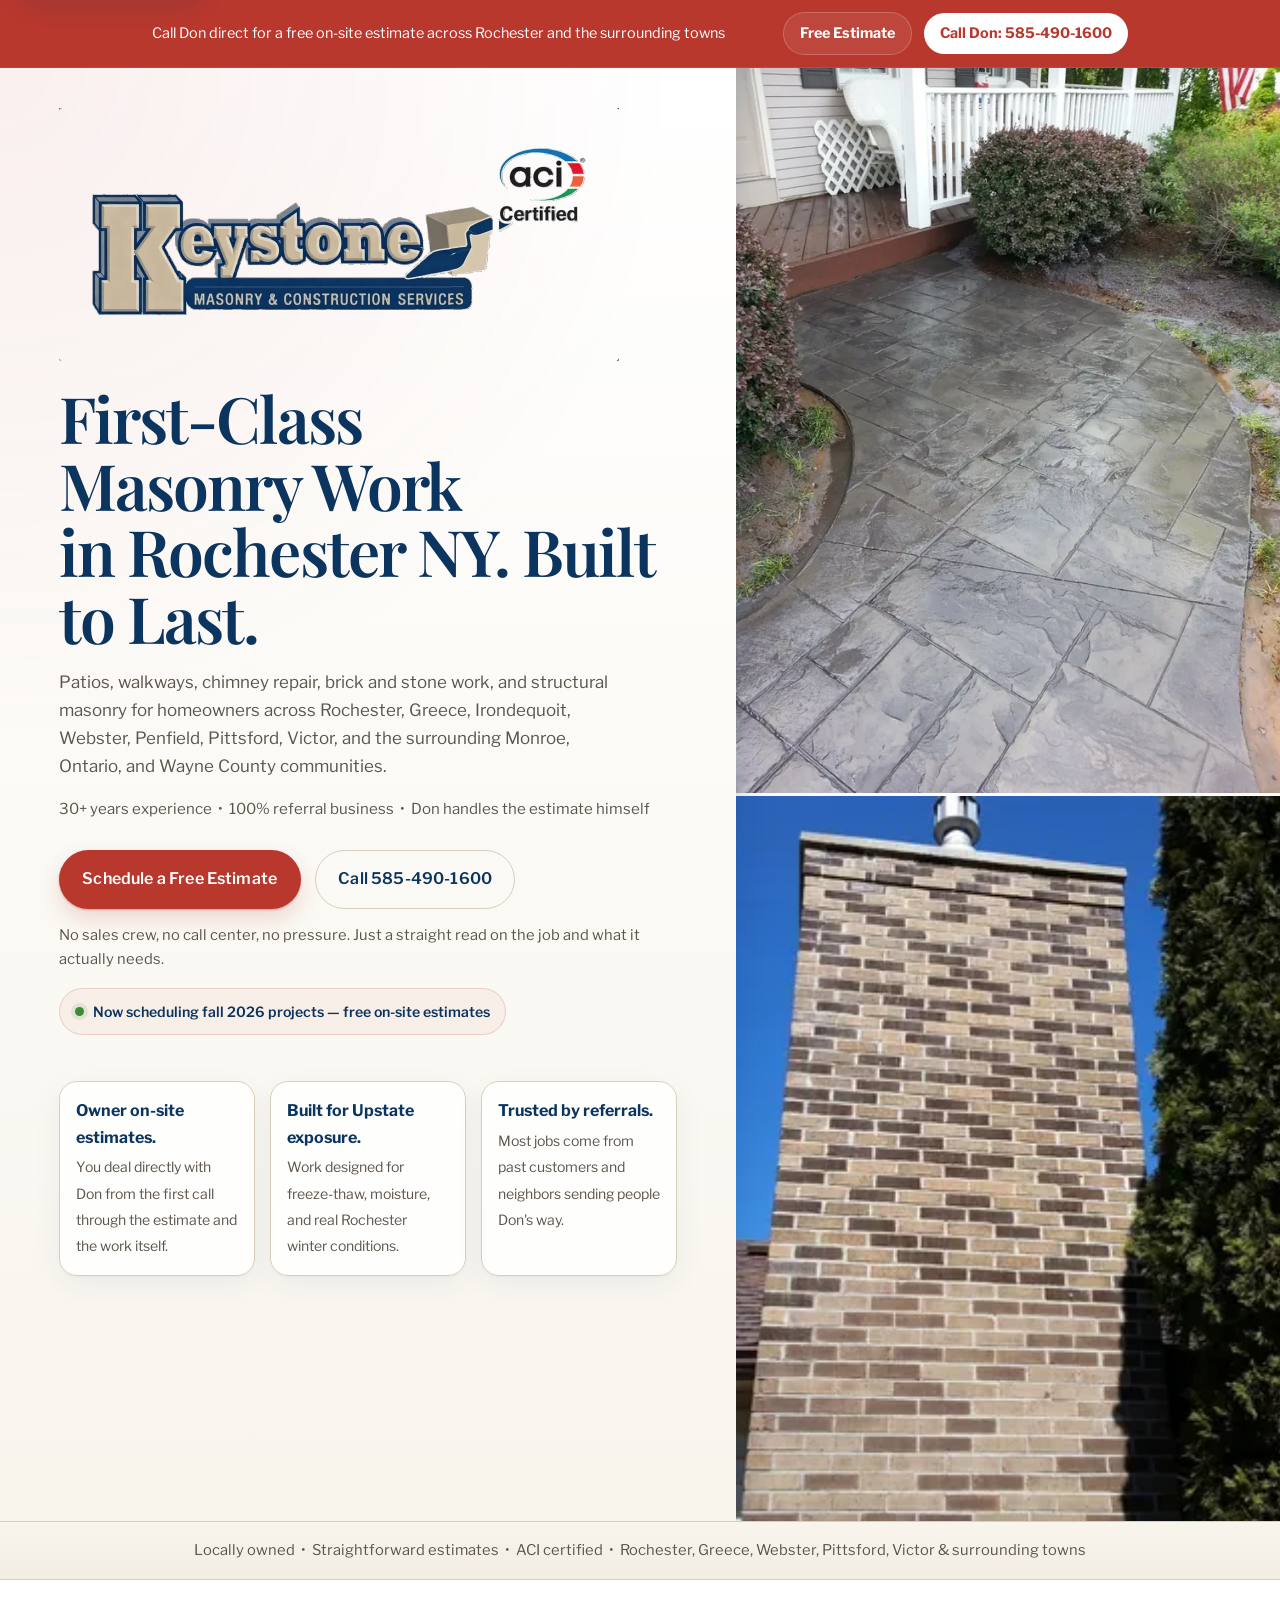
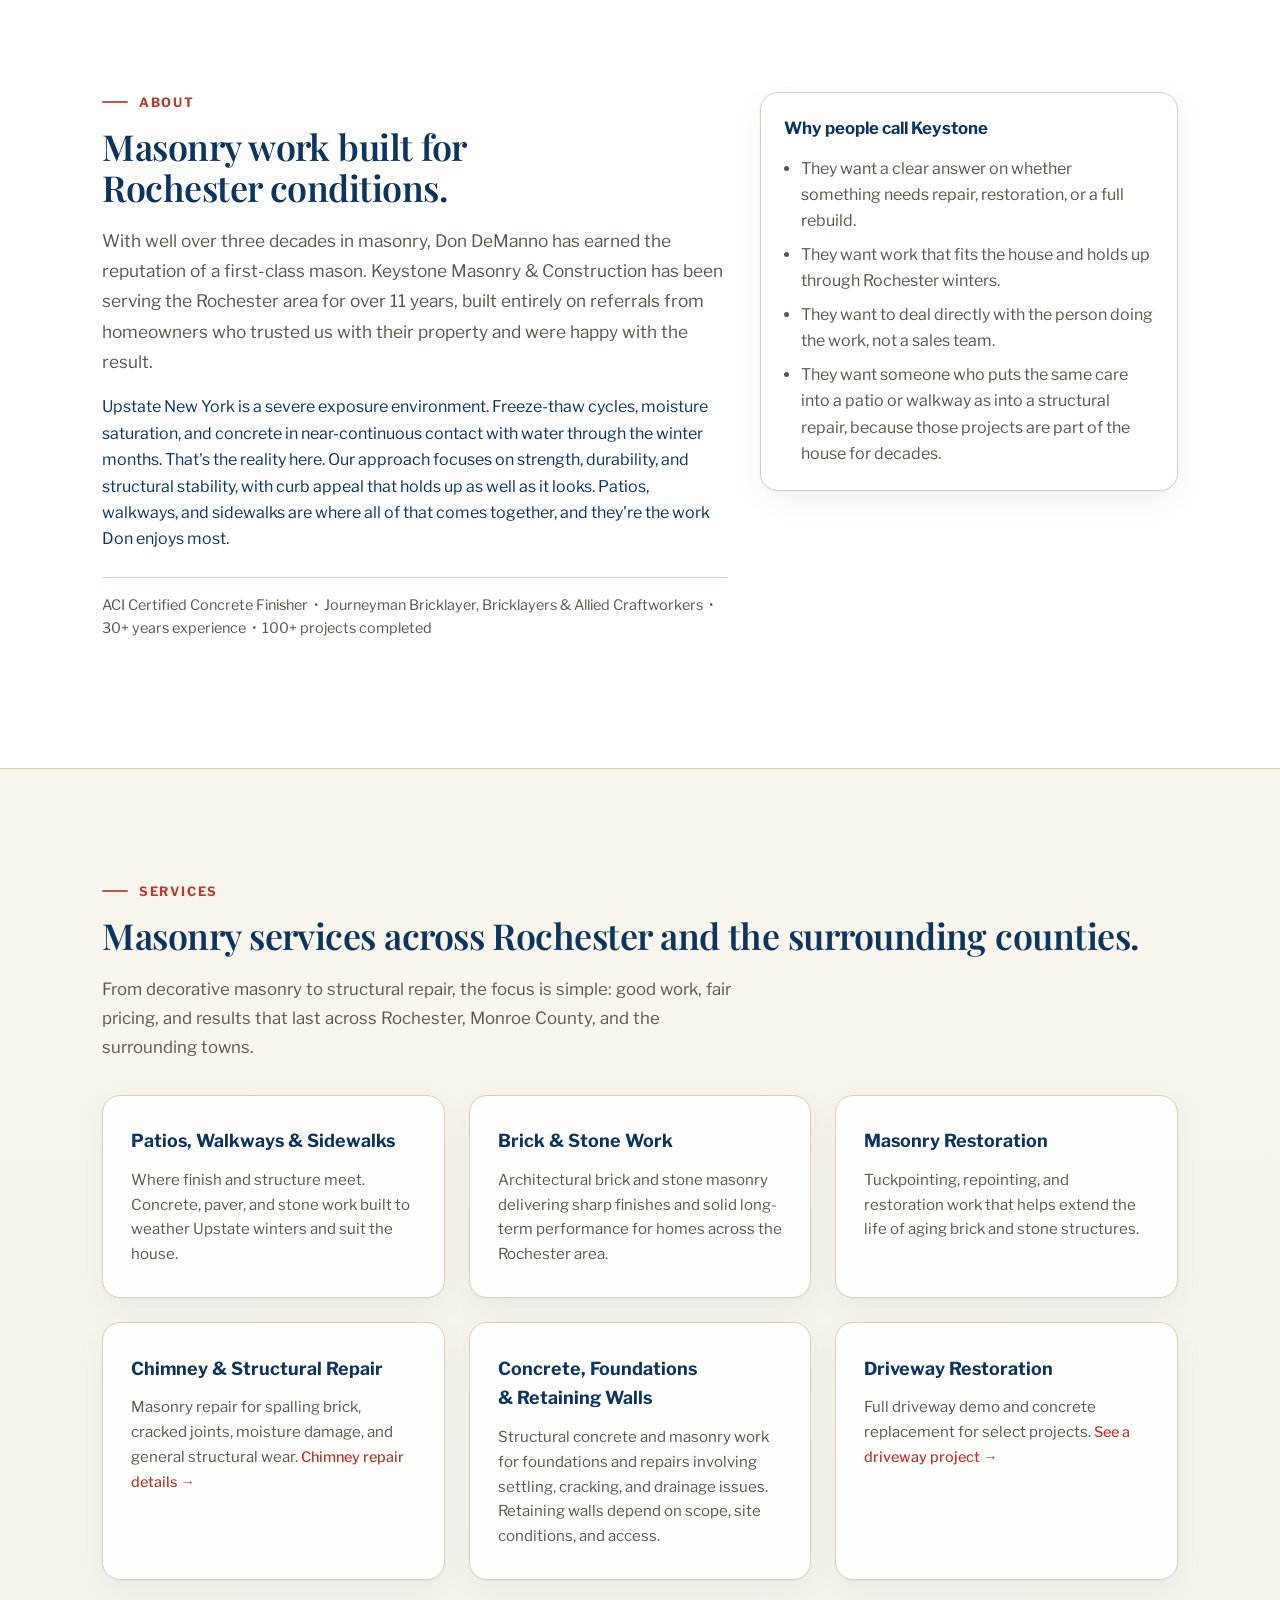
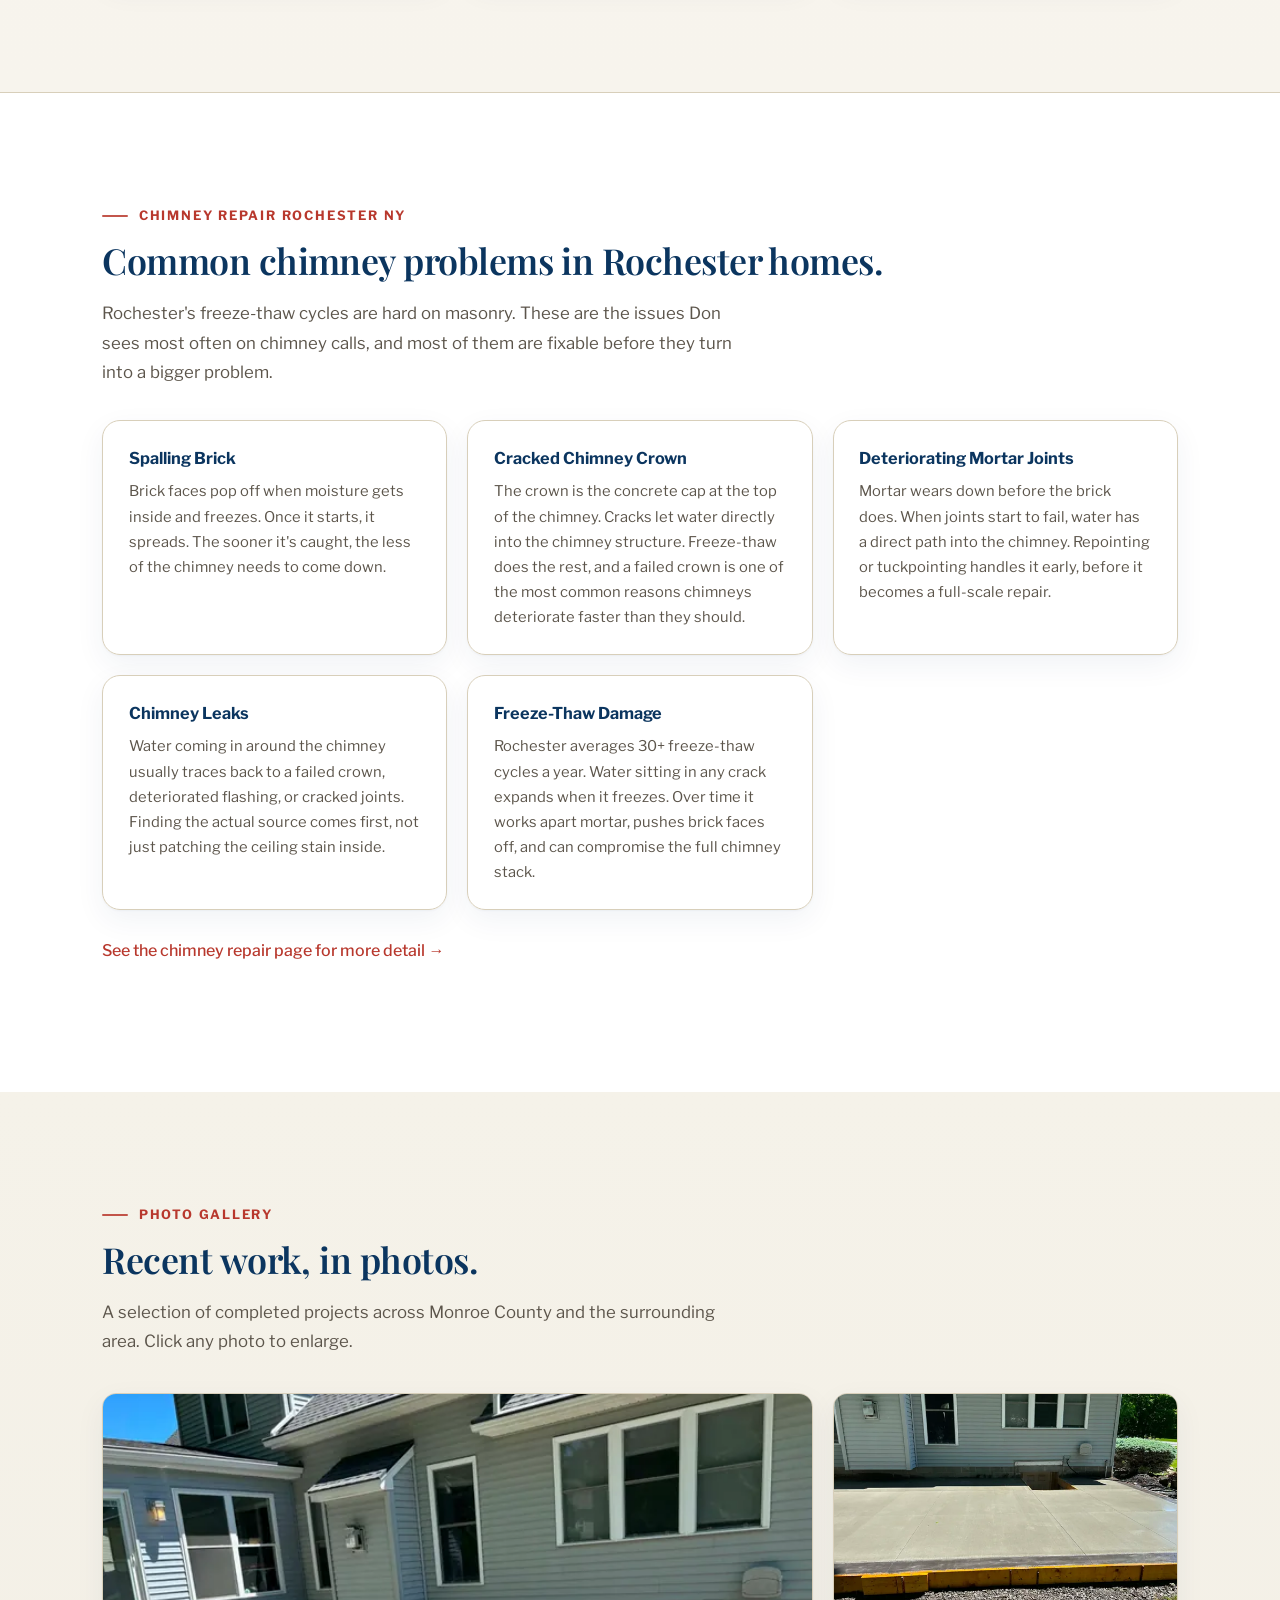
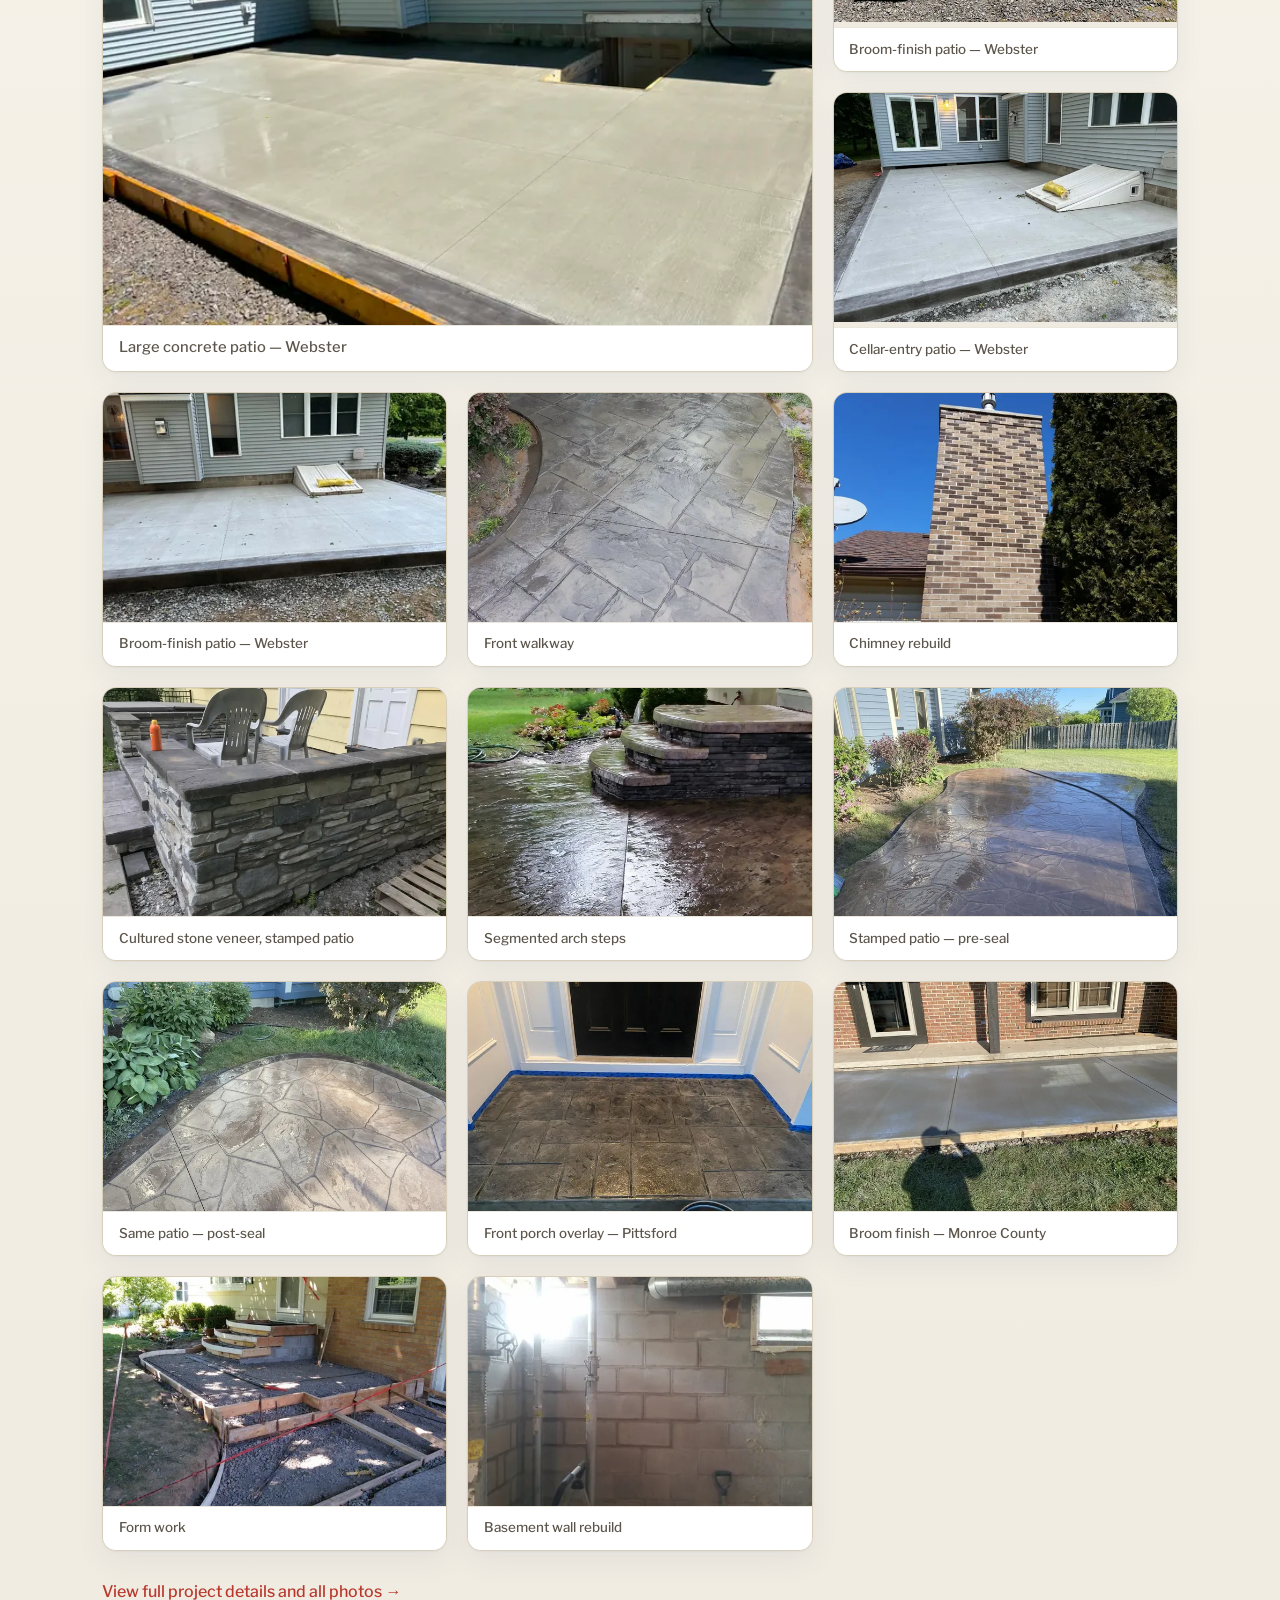
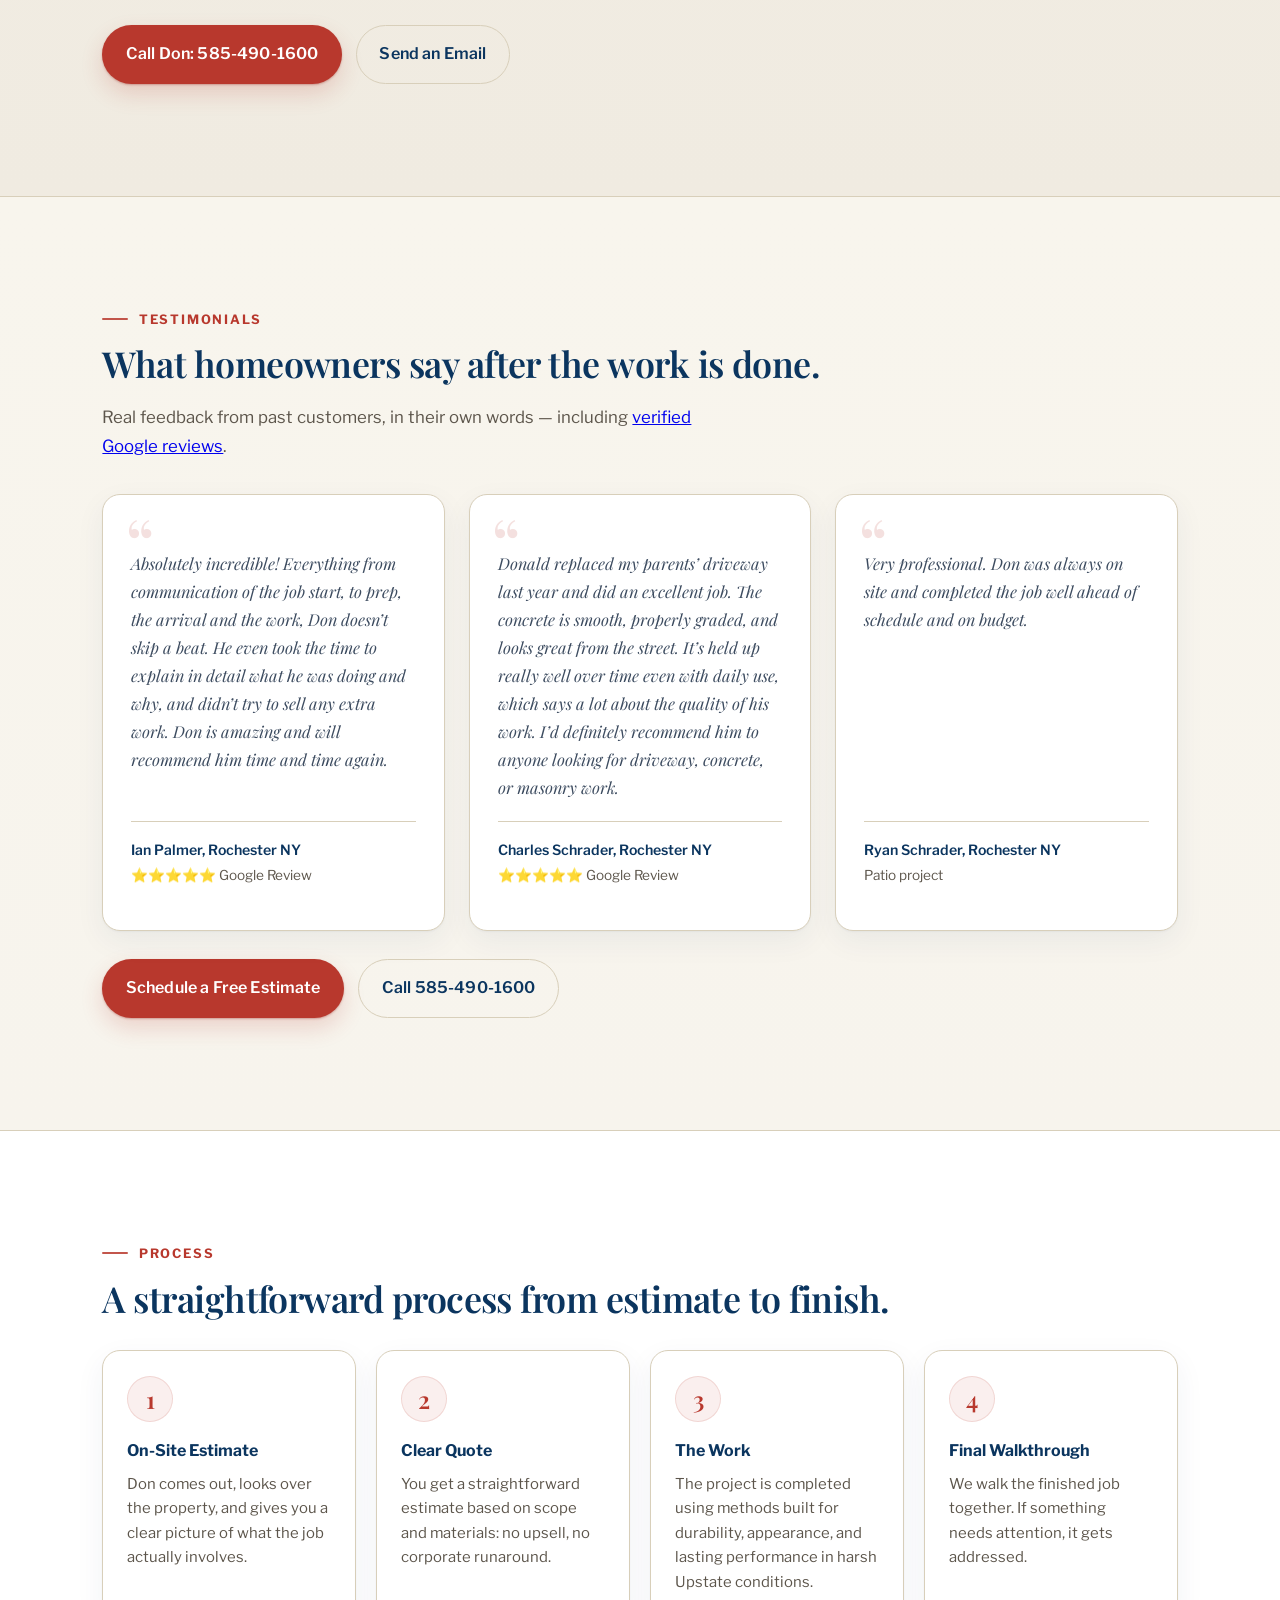
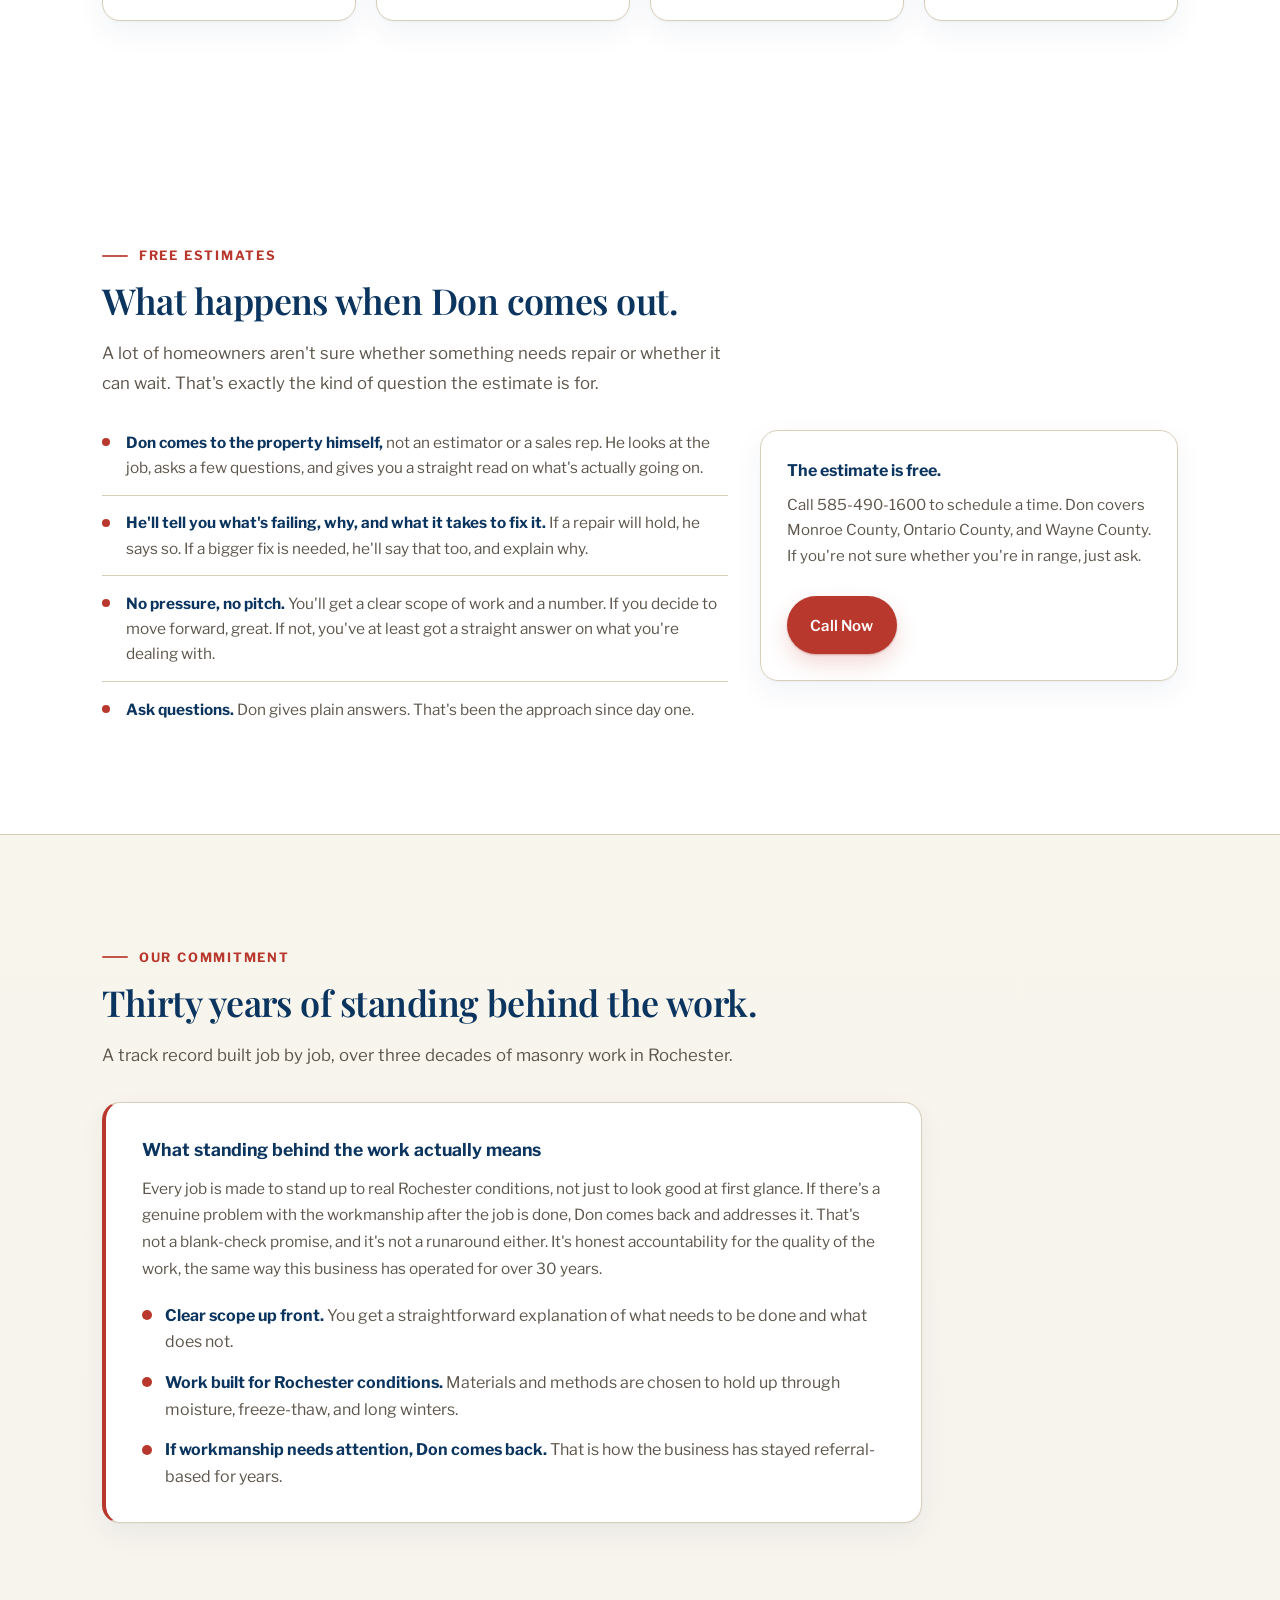
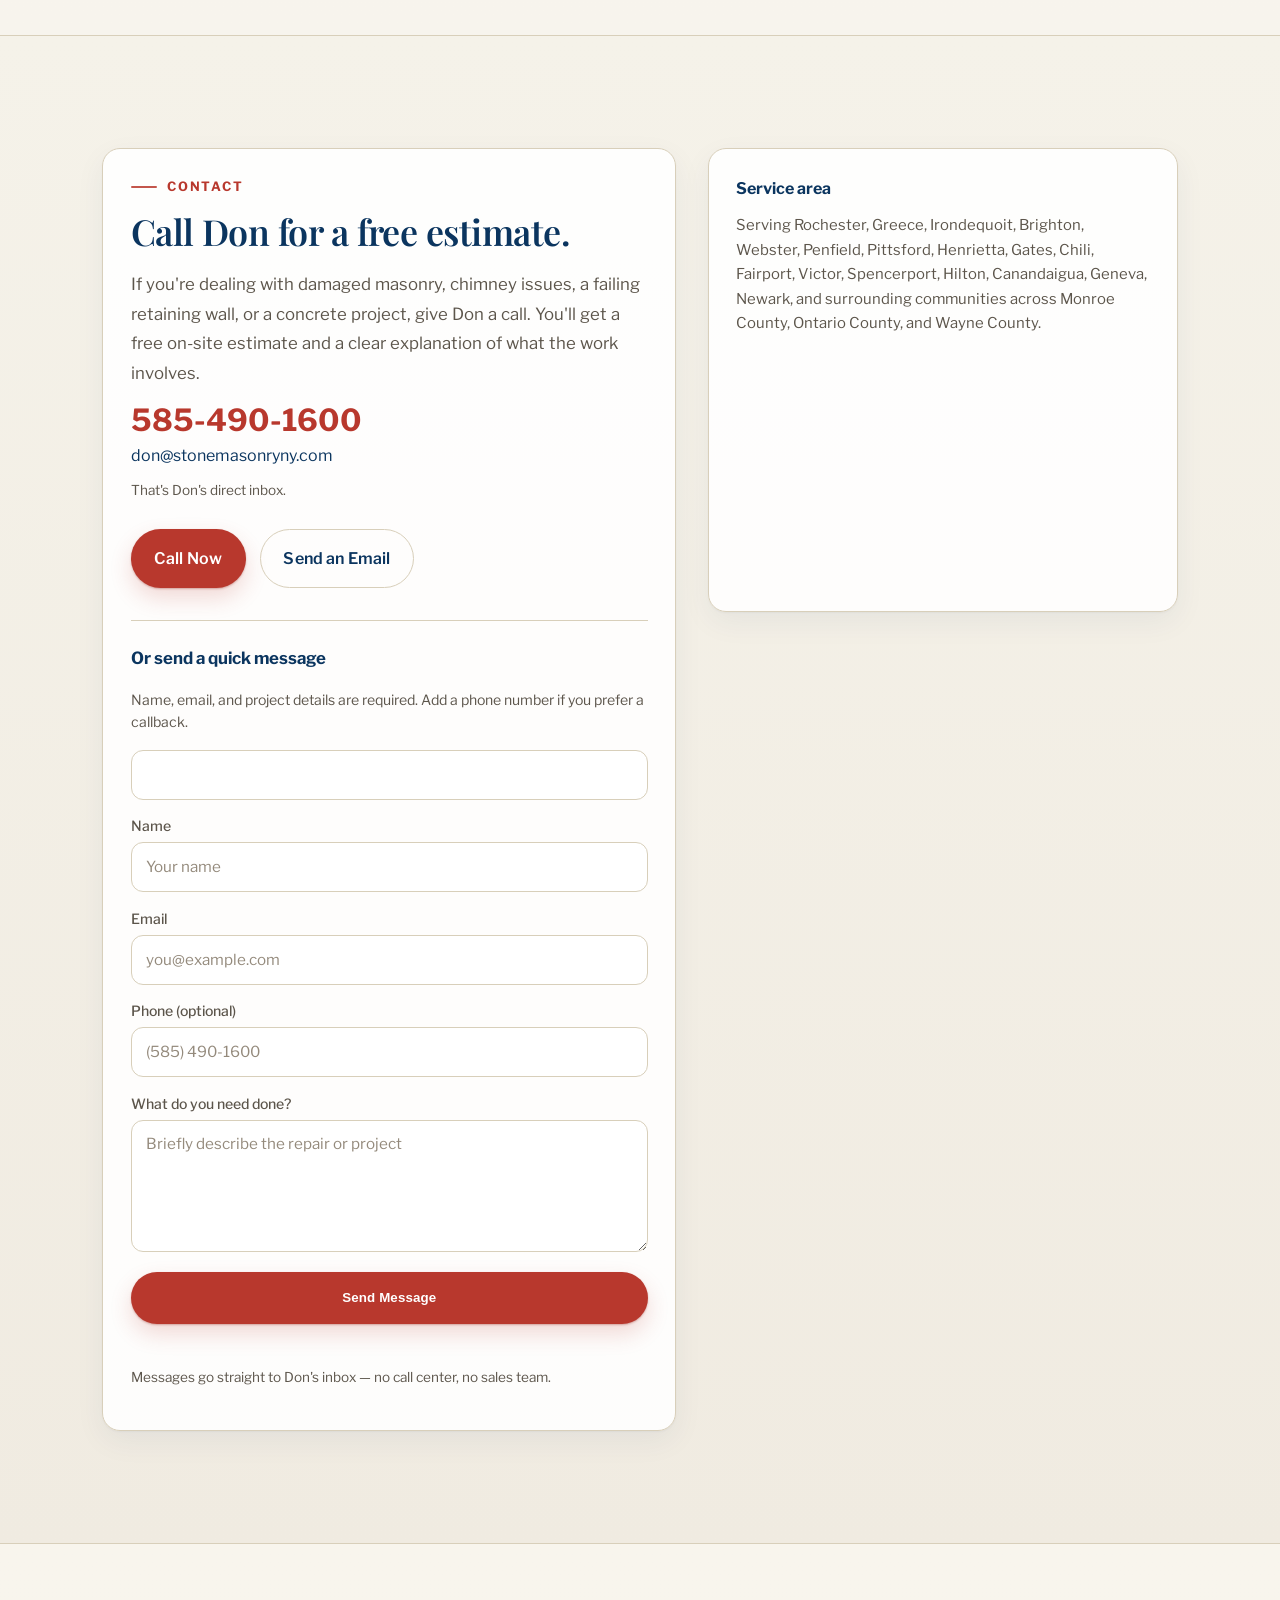
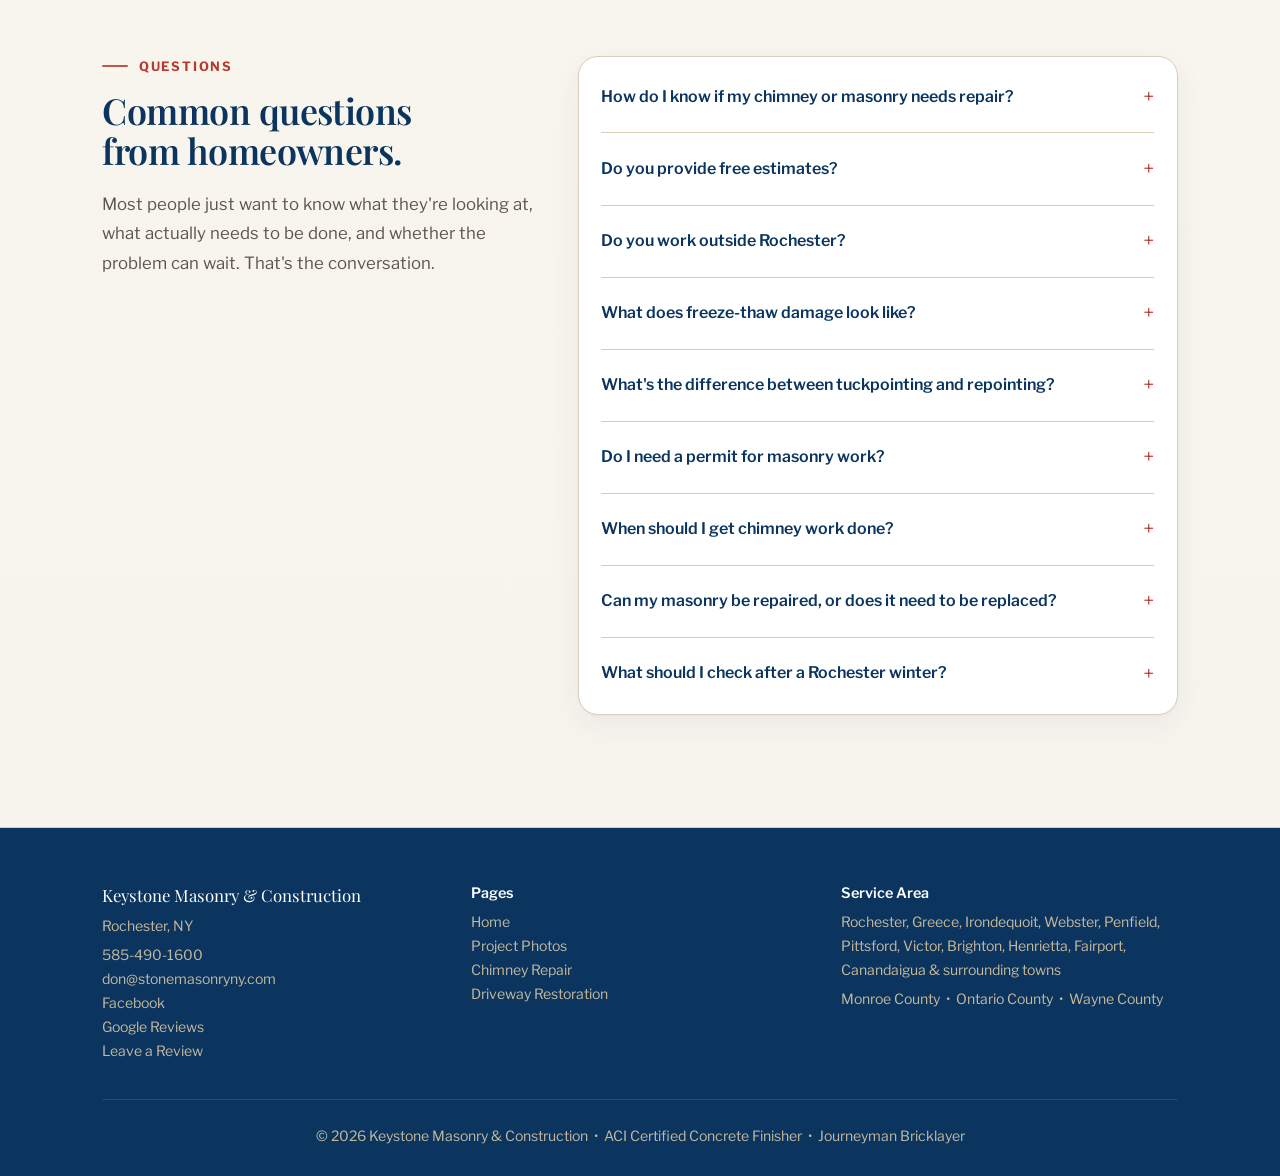
<file: index.html>
<!DOCTYPE html>
<html lang="en">
<head>
<meta charset="UTF-8" />
<meta name="viewport" content="width=device-width, initial-scale=1.0" />
<meta name="theme-color" content="#b8382d" />
<title>Masonry Contractor Rochester NY | Keystone Masonry</title>
<meta name="description" content="Masonry contractor in Rochester NY — chimney repair, patios, walkways, driveways, brick and stone work. Free on-site estimates. Call 585-490-1600." />
<meta name="robots" content="index,follow,max-image-preview:large" />
<link rel="canonical" href="https://stonemasonryny.com/" />
<link rel="icon" href="favicon.svg" type="image/svg+xml" />
<meta property="og:type" content="website" />
<meta property="og:site_name" content="Keystone Masonry &amp; Construction" />
<meta property="og:title" content="Masonry Contractor Rochester NY | Keystone Masonry" />
<meta property="og:description" content="Chimney repair, patios, walkways, driveways, brick and stone work, and concrete projects across Rochester, Monroe County, Ontario County, and Wayne County." />
<meta property="og:image" content="https://stonemasonryny.com/images/front-walkway.jpg" />
<meta property="og:image:alt" content="Stamped concrete front walkway by Keystone Masonry in Rochester NY" />
<meta property="og:url" content="https://stonemasonryny.com/" />
<meta name="twitter:card" content="summary_large_image" />
<meta name="twitter:title" content="Masonry Contractor Rochester NY | Keystone Masonry" />
<meta name="twitter:description" content="Chimney repair, patios, walkways, driveways, brick and stone work, and concrete projects across Rochester, Monroe County, Ontario County, and Wayne County." />
<meta name="twitter:image" content="https://stonemasonryny.com/images/front-walkway.jpg" />
<meta name="twitter:image:alt" content="Stamped concrete front walkway by Keystone Masonry in Rochester NY" />
<script src="site.js?v=3" defer></script>
<script type="application/ld+json">
{
  "@context": "https://schema.org",
  "@type": "WebSite",
  "name": "Keystone Masonry & Construction",
  "url": "https://stonemasonryny.com/"
}
</script>
<script type="application/ld+json">
{
  "@context": "https://schema.org",
  "@type": "HomeAndConstructionBusiness",
  "@id": "https://stonemasonryny.com/#business",
  "name": "Keystone Masonry & Construction",
  "image": "https://stonemasonryny.com/images/front-walkway.jpg",
  "url": "https://stonemasonryny.com/",
  "telephone": "+15854901600",
  "email": "don@stonemasonryny.com",
  "address": {
    "@type": "PostalAddress",
    "streetAddress": "1084 Lake Shore Boulevard",
    "addressLocality": "Irondequoit",
    "addressRegion": "NY",
    "postalCode": "14617",
    "addressCountry": "US"
  },
  "geo": {
    "@type": "GeoCoordinates",
    "latitude": 43.2309,
    "longitude": -77.5530
  },
  "openingHoursSpecification": [
    {
      "@type": "OpeningHoursSpecification",
      "dayOfWeek": ["Monday","Tuesday","Wednesday","Thursday","Friday"],
      "opens": "07:00",
      "closes": "18:00"
    },
    {
      "@type": "OpeningHoursSpecification",
      "dayOfWeek": "Saturday",
      "opens": "08:00",
      "closes": "14:00"
    }
  ],
  "founder": {
    "@type": "Person",
    "name": "Don DeManno",
    "jobTitle": "Owner / Master Mason"
  },
  "foundingDate": "2015",
  "description": "Rochester NY masonry contractor with 30+ years experience. Specializing in patios, walkways, brick and stone work, chimney repair, masonry restoration, and structural masonry across Rochester, Monroe County, Ontario County, and Wayne County.",
  "knowsAbout": ["masonry","chimney repair","tuckpointing","repointing","stamped concrete","concrete driveways","brick repair","stone veneer","retaining walls","freeze-thaw damage repair"],
  "areaServed": ["Rochester NY", "Greece NY", "Irondequoit NY", "Webster NY", "Penfield NY", "Pittsford NY", "Victor NY", "Monroe County NY", "Ontario County NY", "Wayne County NY"],
  "award": [
    "American Concrete Institute Certified Concrete Finisher",
    "Journeyman Bricklayer, Bricklayers and Allied Craftworkers"
  ],
  "priceRange": "$$",
  "review": [
    {
      "@type": "Review",
      "author": {"@type": "Person", "name": "Ryan Schrader"},
      "reviewRating": {"@type": "Rating", "ratingValue": "5", "bestRating": "5"},
      "reviewBody": "Very professional. Don was always on site and completed the job well ahead of schedule and on budget."
    },
    {
      "@type": "Review",
      "author": {"@type": "Person", "name": "Gary Galletto"},
      "reviewRating": {"@type": "Rating", "ratingValue": "5", "bestRating": "5"},
      "reviewBody": "He did a professional job and took his time to make sure everything came out right. Did great work."
    },
    {
      "@type": "Review",
      "author": {"@type": "Person", "name": "Nicholas Tochelli"},
      "reviewRating": {"@type": "Rating", "ratingValue": "5", "bestRating": "5"},
      "reviewBody": "Don did outstanding, excellent masonry work."
    }
  ],
  "aggregateRating": {
    "@type": "AggregateRating",
    "ratingValue": "5",
    "reviewCount": "3",
    "bestRating": "5"
  }
}
</script>
<script type="application/ld+json">
{
  "@context": "https://schema.org",
  "@type": "FAQPage",
  "mainEntity": [
    {
      "@type": "Question",
      "name": "How do I know if my chimney or masonry needs repair?",
      "acceptedAnswer": {
        "@type": "Answer",
        "text": "Look for cracked mortar joints, spalling or flaking brick, water stains inside near the chimney, or any visible leaning or shifting. If you're seeing loose mortar, brick faces popping off, or cracks in a retaining wall, those are signs the masonry is failing. Don can come out and give you a straight read on whether it needs repair now or whether the problem can wait."
      }
    },
    {
      "@type": "Question",
      "name": "Do you provide free estimates?",
      "acceptedAnswer": {
        "@type": "Answer",
        "text": "Yes. Call 585-490-1600 and Don will schedule a time to come out and look at the job. The estimate is free, there's no obligation, and there's no sales pitch — just a straightforward explanation of what the work involves."
      }
    },
    {
      "@type": "Question",
      "name": "Do you work outside Rochester?",
      "acceptedAnswer": {
        "@type": "Answer",
        "text": "Yes. We serve homeowners across Monroe County, Ontario County, and Wayne County — including Greece, Irondequoit, Brighton, Webster, Penfield, Victor, Canandaigua, Newark, and surrounding communities."
      }
    },
    {
      "@type": "Question",
      "name": "What does freeze-thaw damage look like?",
      "acceptedAnswer": {
        "@type": "Answer",
        "text": "Mortar crumbling out of joints. Brick faces popping off. Cracks that keep getting wider every spring. That's freeze-thaw. Water gets in, freezes, expands, and breaks things apart from the inside. Rochester gets 30-plus cycles a year, so it adds up fast. The stuff that looks minor in October can be a real problem by April."
      }
    },
    {
      "@type": "Question",
      "name": "What's the difference between tuckpointing and repointing?",
      "acceptedAnswer": {
        "@type": "Answer",
        "text": "Most people use 'tuckpointing' when they really mean repointing. Repointing is grinding out the bad mortar and packing in new — that's the actual repair. Tuckpointing is more of a cosmetic technique with two mortar colors to clean up the look of the joints. Don can take one look at your mortar and tell you which one you actually need."
      }
    },
    {
      "@type": "Question",
      "name": "Do I need a permit for masonry work?",
      "acceptedAnswer": {
        "@type": "Answer",
        "text": "Usually not for basic repairs like repointing or swapping out a few bricks. If it's structural — rebuilding a chimney, a new retaining wall, foundation work — most towns in Monroe, Ontario, and Wayne County will want a permit. It varies by municipality. If you're not sure, ask Don when he comes out. He'll know."
      }
    },
    {
      "@type": "Question",
      "name": "When should I get chimney work done?",
      "acceptedAnswer": {
        "@type": "Answer",
        "text": "Once it's warm enough that mortar won't freeze before it cures. That's roughly May through October around here. If you spot a problem in January, still call — Don can take a look and get you on the schedule for when the weather cooperates."
      }
    },
    {
      "@type": "Question",
      "name": "Can my masonry be repaired, or does it need to be replaced?",
      "acceptedAnswer": {
        "@type": "Answer",
        "text": "Depends on how deep the damage goes. Cracked mortar, a few bad bricks, surface-level stuff — that's a repair. If the wall is leaning, the foundation is moving, or the damage goes all the way through, you're probably looking at a rebuild. Don's not going to push a rebuild if a repair will hold. He'll tell you straight."
      }
    },
    {
      "@type": "Question",
      "name": "What should I check after a Rochester winter?",
      "acceptedAnswer": {
        "@type": "Answer",
        "text": "Take a walk around the house once the snow melts. Look at the mortar joints — anything crumbled or missing? Any brick faces that popped off over the winter? Cracks wider than they were in the fall? Check for water stains inside near the chimney or basement walls too. If something looks off, it's cheaper to deal with it now than after another winter."
      }
    }
  ]
}
</script>
<link rel="preconnect" href="https://fonts.googleapis.com" />
<link rel="preconnect" href="https://fonts.gstatic.com" crossorigin />
<link href="https://fonts.googleapis.com/css2?family=Libre+Franklin:wght@400;500;600;700&family=Playfair+Display:ital,wght@0,400;0,500;0,600;0,700;1,400;1,600&display=swap" rel="stylesheet" />
<link rel="preload" as="image" href="images/logo-keystone-masonry.webp" type="image/webp" />
<style>
:root {
  --color-text: #0b355f;
  --color-text-muted: #5c554b;
  --color-accent: #b8382d;
  --color-accent-hover: #992f26;
  --color-stone: #c8b99c;
  --color-border: #d8cfba;
  --color-surface: #f7f4ed;
  --color-surface-tint: #f0ebe1;
  --color-footer: #0b355f;
  --color-footer-text: #c8b99c;
  --color-footer-link: #c4b99e;
  --color-footer-muted: #c4b99e;
  --shadow-card: 0 1px 2px rgba(11, 53, 95, 0.04), 0 10px 30px rgba(11, 53, 95, 0.06);
  --shadow-card-hover: 0 2px 4px rgba(11, 53, 95, 0.05), 0 22px 48px rgba(11, 53, 95, 0.12);
  --font-body: "Libre Franklin", Inter, sans-serif;
  --font-heading: "Playfair Display", serif;
  --section-padding: clamp(4.5rem, 5vw + 3rem, 7rem) 8%;
  --container-width: 1180px;
  --radius: 18px;
  --transition-fast: 0.2s ease;
  --ease-out: cubic-bezier(0.22, 1, 0.36, 1);
}
*, *::before, *::after { box-sizing: border-box; }
html { scroll-behavior: smooth; }
.sr-only {
  position: absolute;
  width: 1px;
  height: 1px;
  padding: 0;
  margin: -1px;
  overflow: hidden;
  clip: rect(0, 0, 0, 0);
  white-space: nowrap;
  border: 0;
}
.skip-link {
  position: absolute;
  left: 1rem;
  top: 1rem;
  z-index: 3000;
  padding: 0.8rem 1rem;
  border-radius: 999px;
  background: #fff;
  color: var(--color-text);
  text-decoration: none;
  font-weight: 600;
  box-shadow: 0 10px 24px rgba(11, 53, 95, 0.16);
  transform: translateY(-140%);
}
.skip-link:focus-visible { transform: translateY(0); }
body {
  margin: 0;
  font-family: var(--font-body);
  line-height: 1.65;
  color: var(--color-text);
  background: #fff;
  text-rendering: optimizeLegibility;
  -webkit-font-smoothing: antialiased;
  overflow-x: clip;
}
img { display: block; max-width: 100%; }
a {
  transition: color var(--transition-fast), background-color var(--transition-fast), border-color var(--transition-fast), box-shadow var(--transition-fast), transform var(--transition-fast);
}
a:focus-visible, summary:focus-visible, .btn:focus-visible, .quote-form input:focus-visible, .quote-form textarea:focus-visible {
  outline: 2px solid var(--color-accent);
  outline-offset: 3px;
}
main { overflow: clip; }
section { padding: var(--section-padding); }
h1, h2, h3, p { margin-top: 0; }
h2 {
  margin-bottom: 1.2rem;
  font-family: var(--font-heading);
  font-weight: 600;
  font-size: clamp(2.1rem, 2.8vw, 2.9rem);
  line-height: 1.12;
  letter-spacing: -0.015em;
  text-wrap: balance;
}
h3 { text-wrap: balance; }
.container {
  width: min(100%, var(--container-width));
  margin: 0 auto;
}
.eyebrow {
  display: flex;
  align-items: center;
  gap: 0.65rem;
  margin: 0 0 0.85rem;
  font-size: 0.8rem;
  font-weight: 700;
  letter-spacing: 0.14em;
  text-transform: uppercase;
  color: var(--color-accent);
}
.eyebrow::before {
  content: "";
  width: 26px;
  height: 2px;
  border-radius: 2px;
  background: var(--color-accent);
  opacity: 0.85;
}
.section-intro {
  max-width: 640px;
  margin-bottom: 0;
  font-size: 1.05rem;
  line-height: 1.75;
  color: var(--color-text-muted);
}
.lede {
  max-width: 760px;
  font-size: 1.08rem;
  line-height: 1.75;
  color: var(--color-text-muted);
}
.section-alt {
  background: linear-gradient(180deg, #f8f5ed 0%, var(--color-surface) 100%);
  border-top: 1px solid var(--color-border);
  border-bottom: 1px solid var(--color-border);
}
.section-tint {
  background: linear-gradient(180deg, #f5f2e9 0%, var(--color-surface-tint) 100%);
}

/* ── TOP CONTACT BAR ── */
.top-contact-bar {
  position: sticky;
  top: 0;
  z-index: 1000;
  background: var(--color-accent);
  color: #fff;
  border-bottom: 1px solid rgba(255, 255, 255, 0.08);
}
.top-contact-bar__inner {
  width: min(100%, var(--container-width));
  margin: 0 auto;
  padding: 0.75rem 8%;
  display: flex;
  justify-content: space-between;
  gap: 1rem;
  align-items: center;
  font-size: 0.9rem;
}
.top-contact-bar a {
  color: #fff;
  font-weight: 700;
  text-decoration: none;
}
.top-contact-bar a:hover { text-decoration: underline; }
.top-contact-bar__cta {
  display: inline-flex;
  align-items: center;
  justify-content: center;
  padding: 0.55rem 1rem;
  border-radius: 999px;
  background: #fff;
  color: var(--color-accent) !important;
}
.top-contact-bar__actions {
  display: flex;
  align-items: center;
  gap: 0.7rem;
  flex-wrap: wrap;
}
.top-contact-bar__link {
  display: inline-flex;
  align-items: center;
  justify-content: center;
  padding: 0.55rem 1rem;
  border: 1px solid rgba(255, 255, 255, 0.2);
  border-radius: 999px;
  background: rgba(255, 255, 255, 0.08);
}
.top-contact-bar__cta:hover {
  background: rgba(255, 255, 255, 0.85);
  text-decoration: none;
}
.top-contact-bar__link:hover {
  background: rgba(255, 255, 255, 0.14);
  text-decoration: none;
}

/* ── HERO ── */
.hero {
  display: grid;
  grid-template-columns: minmax(0, 1.15fr) minmax(0, 0.85fr);
  padding: 0;
  background:
    radial-gradient(circle at top left, rgba(184, 56, 45, 0.08), transparent 35%),
    linear-gradient(180deg, #ffffff 0%, #f8f5ed 100%);
}
.hero__content {
  display: flex;
  align-items: start;
  padding: 2.5rem 8% 2.5rem;
}
.hero__content-inner { width: min(100%, 620px); }
.hero__logo {
  max-width: 560px;
  width: 100%;
  height: auto;
  margin-bottom: 1.5rem;
}
.hero__title {
  margin: 0.7rem 0 1.1rem;
  font-family: var(--font-heading);
  font-weight: 600;
  font-size: clamp(2.8rem, 5vw, 4.6rem);
  line-height: 1.04;
  letter-spacing: -0.03em;
  text-wrap: balance;
}
.hero__subtitle {
  max-width: 560px;
  margin-bottom: 0;
  font-size: 1.06rem;
  color: var(--color-text-muted);
}
.hero__meta {
  margin: 1rem 0 0;
  color: var(--color-text-muted);
  font-size: 0.94rem;
}
.hero__actions {
  display: flex;
  flex-wrap: wrap;
  gap: 0.9rem;
  margin-top: 1.75rem;
}
.hero__cta-note {
  margin: 0.9rem 0 0;
  font-size: 0.92rem;
  color: var(--color-text-muted);
}
.hero__availability {
  display: inline-flex;
  align-items: center;
  gap: 0.55rem;
  margin-top: 1rem;
  padding: 0.7rem 0.95rem;
  border: 1px solid rgba(184, 56, 45, 0.18);
  border-radius: 999px;
  background: rgba(184, 56, 45, 0.05);
  color: var(--color-text);
  font-size: 0.88rem;
  font-weight: 600;
}
.hero__availability-dot {
  width: 9px;
  height: 9px;
  border-radius: 999px;
  background: #3d8b37;
  box-shadow: 0 0 0 4px rgba(61, 139, 55, 0.12);
}
.hero__proof {
  display: grid;
  grid-template-columns: repeat(3, minmax(0, 1fr));
  gap: 0.9rem;
  margin-top: 2rem;
}
.proof-card {
  padding: 1rem 1rem 0.95rem;
  border: 1px solid var(--color-border);
  border-radius: var(--radius);
  background: rgba(255, 255, 255, 0.8);
  box-shadow: var(--shadow-card);
  backdrop-filter: blur(6px);
}
.proof-card strong {
  display: block;
  margin-bottom: 0.2rem;
  font-size: 1rem;
  color: var(--color-text);
}
.proof-card span {
  font-size: 0.88rem;
  color: var(--color-text-muted);
}
.hero__photos {
  display: grid;
  grid-template-rows: 1fr 1fr;
  gap: 3px;
  min-height: 100%;
  position: relative;
}
.hero__photos::after {
  content: "";
  position: absolute;
  inset: 0;
  pointer-events: none;
  box-shadow: inset 24px 0 40px -28px rgba(11, 53, 95, 0.25);
}
.hero__photos picture { overflow: hidden; }
.hero__photos img {
  width: 100%;
  height: 100%;
  object-fit: cover;
}

/* ── BUTTONS ── */
.btn {
  display: inline-flex;
  align-items: center;
  justify-content: center;
  width: fit-content;
  min-height: 52px;
  padding: 0.95rem 1.4rem;
  border: 1px solid transparent;
  border-radius: 999px;
  background: var(--color-accent);
  color: #fff;
  text-decoration: none;
  font-weight: 600;
  letter-spacing: 0.01em;
  box-shadow: 0 1px 2px rgba(153, 47, 38, 0.35), 0 10px 22px rgba(184, 56, 45, 0.18);
  transition: background-color var(--transition-fast), border-color var(--transition-fast), color var(--transition-fast), box-shadow 0.25s var(--ease-out), transform 0.25s var(--ease-out);
}
.btn:hover {
  background: var(--color-accent-hover);
  transform: translateY(-2px);
  box-shadow: 0 2px 3px rgba(153, 47, 38, 0.3), 0 16px 30px rgba(184, 56, 45, 0.24);
}
.btn:active {
  transform: translateY(0);
  box-shadow: 0 8px 16px rgba(184, 56, 45, 0.16);
}
.btn--secondary {
  background: transparent;
  color: var(--color-text);
  border-color: var(--color-border);
  box-shadow: none;
}
.btn--secondary:hover {
  background: #fff;
  border-color: #c4cede;
  box-shadow: 0 8px 18px rgba(11, 53, 95, 0.08);
}
.btn-row {
  display: flex;
  flex-wrap: wrap;
  gap: 0.9rem;
  margin-top: 1.75rem;
}
.link-accent {
  color: var(--color-accent);
  font-weight: 500;
  text-decoration: none;
}
.link-accent:hover { text-decoration: underline; }
.gallery-footer-link { margin-top: 1.75rem; }
#contact { scroll-margin-top: 110px; }

/* ── TRUST BAR ── */
.trust {
  padding: 1rem 1rem;
  text-align: center;
  font-size: 0.92rem;
  color: #5c554b;
  background: linear-gradient(180deg, #f8f5ed 0%, #f2ede3 100%);
  border-top: 1px solid var(--color-border);
  border-bottom: 1px solid var(--color-border);
}

/* ── ABOUT ── */
.about-grid {
  display: grid;
  grid-template-columns: minmax(0, 1.2fr) minmax(280px, 0.8fr);
  gap: 2rem;
  align-items: start;
}
.about-card {
  padding: 1.4rem;
  border: 1px solid var(--color-border);
  border-radius: var(--radius);
  background: #fff;
  box-shadow: var(--shadow-card);
}
.about-card h3 { margin-bottom: 0.8rem; font-size: 1.05rem; }
.about-card ul {
  margin: 0;
  padding-left: 1.1rem;
  color: var(--color-text-muted);
}
.about-card li + li { margin-top: 0.45rem; }
.creds {
  margin-top: 1.5rem;
  padding-top: 1rem;
  border-top: 1px solid var(--color-border);
  font-size: 0.9rem;
  color: var(--color-text-muted);
}

/* ── SERVICES GRID ── */
.services-grid {
  display: grid;
  grid-template-columns: repeat(3, minmax(0, 1fr));
  gap: 1.5rem;
  margin-top: 2rem;
}
.service-card {
  height: 100%;
  padding: 1.9rem 1.75rem;
  border: 1px solid var(--color-border);
  border-radius: var(--radius);
  background: rgba(255, 255, 255, 0.9);
  box-shadow: var(--shadow-card);
  transition: transform 0.3s var(--ease-out), box-shadow 0.3s var(--ease-out), border-color 0.3s var(--ease-out);
}
.service-card:hover {
  transform: translateY(-4px);
  border-color: rgba(184, 56, 45, 0.22);
  box-shadow: var(--shadow-card-hover);
}
.service-card h3 { margin-bottom: 0.75rem; font-size: 1.12rem; }
.service-card p {
  margin-bottom: 0;
  font-size: 0.94rem;
  color: var(--color-text-muted);
}
.service-card a {
  color: var(--color-accent);
  font-size: 0.9rem;
  font-weight: 500;
  text-decoration: none;
}
.service-card a:hover { text-decoration: underline; }

/* ── PHOTO GALLERY GRID ── */
.photo-gallery-grid {
  display: grid;
  grid-template-columns: repeat(auto-fill, minmax(260px, 1fr));
  gap: 1.25rem;
  margin-top: 2.25rem;
}
.gallery-thumb {
  display: flex;
  flex-direction: column;
  overflow: hidden;
  border-radius: 14px;
  border: 1px solid var(--color-border);
  box-shadow: var(--shadow-card);
  background: var(--color-surface-tint);
  cursor: zoom-in;
  text-decoration: none;
  transition: transform 0.3s var(--ease-out), box-shadow 0.3s var(--ease-out), border-color 0.3s var(--ease-out);
}
.gallery-thumb:hover {
  transform: translateY(-4px);
  border-color: rgba(184, 56, 45, 0.28);
  box-shadow: var(--shadow-card-hover);
}
.gallery-thumb:focus-visible {
  border-color: rgba(184, 56, 45, 0.32);
  box-shadow: var(--shadow-card-hover);
}
.gallery-thumb picture { overflow: hidden; display: block; flex: 1; }
.gallery-thumb img {
  width: 100%;
  height: auto; /* required: overrides HTML height attr so aspect-ratio works */
  aspect-ratio: 3 / 2;
  object-fit: cover;
  object-position: center;
  display: block;
  transition: transform 0.6s var(--ease-out);
}
.gallery-thumb:hover img { transform: scale(1.045); }
.gallery-thumb img[data-crop="top"]    { object-position: center 20%; }
.gallery-thumb img[data-crop="bottom"] { object-position: center 80%; }
@media (min-width: 721px) {
  .photo-gallery-grid > .gallery-thumb:first-child {
    grid-column: span 2;
    grid-row: span 2;
  }
  .photo-gallery-grid > .gallery-thumb:first-child img {
    height: 100%;
    aspect-ratio: auto;
  }
  .photo-gallery-grid > .gallery-thumb:first-child .gallery-thumb-label {
    font-size: 0.92rem;
  }
}
.gallery-thumb-label {
  display: block;
  padding: 0.6rem 0.95rem 0.7rem;
  font-size: 0.84rem;
  font-weight: 500;
  color: var(--color-text-muted);
  background: #fff;
  border-top: 1px solid rgba(216, 207, 186, 0.5);
}

/* ── LIGHTBOX ── */
.lightbox {
  display: none;
  position: fixed;
  inset: 0;
  z-index: 2000;
  background: rgba(10, 18, 40, 0.94);
  align-items: center;
  justify-content: center;
  cursor: zoom-out;
}
.lightbox:target { display: flex; }
.lightbox__img {
  max-width: min(92vw, 1100px);
  max-height: 88vh;
  border-radius: 10px;
  object-fit: contain;
  box-shadow: 0 30px 80px rgba(0,0,0,0.5);
}
.lightbox__close {
  position: absolute;
  top: 1.2rem;
  right: 1.8rem;
  color: rgba(255,255,255,0.7);
  font-size: 3rem;
  line-height: 1;
  font-weight: 300;
  text-decoration: none;
  transition: color 0.15s;
}
.lightbox__close:hover { color: #fff; }
.lightbox__close:focus-visible {
  color: #fff;
  outline-color: #fff;
}
.lightbox__caption {
  position: absolute;
  bottom: 1.5rem;
  left: 50%;
  transform: translateX(-50%);
  color: rgba(255,255,255,0.6);
  font-size: 0.88rem;
  max-width: calc(100vw - 3rem);
  text-align: center;
}

/* ── PROCESS ── */
.process-grid {
  display: grid;
  grid-template-columns: repeat(4, minmax(0, 1fr));
  gap: 1.25rem;
  margin-top: 2rem;
  counter-reset: process;
}
.process-step {
  counter-increment: process;
  padding: 1.6rem 1.5rem;
  border: 1px solid var(--color-border);
  border-radius: var(--radius);
  background: #fff;
  box-shadow: var(--shadow-card);
  transition: transform 0.3s var(--ease-out), box-shadow 0.3s var(--ease-out), border-color 0.3s var(--ease-out);
}
.process-step:hover {
  transform: translateY(-4px);
  border-color: rgba(184, 56, 45, 0.22);
  box-shadow: var(--shadow-card-hover);
}
.process-step::before {
  content: counter(process);
  display: inline-flex;
  align-items: center;
  justify-content: center;
  width: 46px;
  height: 46px;
  margin-bottom: 0.95rem;
  border-radius: 999px;
  font-family: var(--font-heading);
  font-weight: 600;
  font-size: 1.5rem;
  color: var(--color-accent);
  background: rgba(184, 56, 45, 0.08);
  box-shadow: inset 0 0 0 1px rgba(184, 56, 45, 0.14);
}
.process-step h3 { margin-bottom: 0.5rem; font-size: 1rem; }
.process-step p {
  margin-bottom: 0;
  font-size: 0.93rem;
  color: var(--color-text-muted);
}

/* ── CONTACT ── */
.contact-wrap {
  display: grid;
  grid-template-columns: minmax(0, 1.1fr) minmax(280px, 0.9fr);
  gap: 2rem;
  align-items: start;
}
.contact-card, .service-area-card {
  padding: 1.7rem;
  border: 1px solid var(--color-border);
  border-radius: var(--radius);
  background: rgba(255, 255, 255, 0.9);
  box-shadow: var(--shadow-card);
}
.contact-phone {
  margin: 1rem 0 0.35rem;
  font-size: 1.9rem;
  font-weight: 700;
  line-height: 1.1;
}
.contact-phone a { color: var(--color-accent); text-decoration: none; }
.contact-email { margin: 0; }
.contact-email a { color: var(--color-text); text-decoration: none; }
.service-area-card h3 { margin-bottom: 0.65rem; font-size: 1rem; }
.service-area {
  margin: 0;
  font-size: 0.93rem;
  color: var(--color-text-muted);
}
.quote-form {
  margin-top: 2rem;
  padding-top: 1.5rem;
  border-top: 1px solid var(--color-border);
}
.quote-form h3 {
  margin: 0 0 1rem;
  font-size: 1.05rem;
}
.quote-form-help,
.quote-form-feedback {
  font-size: 0.88rem;
  line-height: 1.6;
  color: var(--color-text-muted);
}
.quote-form-help {
  margin: 0 0 1rem;
}
.quote-form-feedback {
  min-height: 1.4em;
  margin: 0.85rem 0 0;
}
.quote-form-feedback[data-state="error"] {
  color: var(--color-accent);
  font-weight: 500;
}
.quote-form-feedback[data-state="info"] {
  color: var(--color-text);
}
.quote-form-feedback[data-state="success"] {
  color: #2e7d32;
  font-weight: 500;
}
.quote-form label {
  display: block;
  margin-bottom: 0.3rem;
  font-size: 0.88rem;
  font-weight: 500;
  color: var(--color-text-muted);
}
.quote-form input,
.quote-form textarea {
  display: block;
  width: 100%;
  margin-bottom: 0.9rem;
  min-height: 50px;
  padding: 0.8rem 0.9rem;
  border: 1px solid var(--color-border);
  border-radius: 12px;
  font-family: var(--font-body);
  font-size: 0.95rem;
  line-height: 1.45;
  color: var(--color-text);
  background: #fff;
  transition: border-color var(--transition-fast), box-shadow var(--transition-fast), background-color var(--transition-fast);
}
.quote-form textarea {
  min-height: 132px;
  resize: vertical;
}
.quote-form input::placeholder,
.quote-form textarea::placeholder { color: #948a7c; }
.quote-form input:focus,
.quote-form textarea:focus {
  outline: none;
  border-color: var(--color-accent);
  box-shadow: 0 0 0 4px rgba(184, 56, 45, 0.12);
}
.quote-form input[aria-invalid="true"],
.quote-form textarea[aria-invalid="true"] {
  border-color: var(--color-accent);
  background: rgba(184, 56, 45, 0.03);
}
.quote-form .btn {
  width: 100%;
  justify-content: center;
  cursor: pointer;
  border: none;
  margin-top: 0.35rem;
}
.quote-form .btn[disabled] {
  cursor: wait;
  opacity: 0.78;
  transform: none;
  box-shadow: 0 8px 16px rgba(184, 56, 45, 0.12);
}
/* ── FAQ ── */
.faq-section {
  background: linear-gradient(180deg, #f8f5ed 0%, var(--color-surface) 100%);
  border-top: 1px solid var(--color-border);
  border-bottom: 1px solid var(--color-border);
}
.faq-wrap {
  display: grid;
  grid-template-columns: minmax(0, 0.85fr) minmax(0, 1.15fr);
  gap: 2rem;
  align-items: start;
}
.faq-list {
  margin-top: 0;
  padding: 0.3rem 1.4rem;
  border: 1px solid var(--color-border);
  border-radius: calc(var(--radius) + 2px);
  background: #fff;
  box-shadow: var(--shadow-card);
}
details { border-bottom: 1px solid var(--color-border); }
details:last-of-type { border-bottom: 0; }
summary {
  display: flex;
  align-items: center;
  justify-content: space-between;
  padding: 1.15rem 0;
  cursor: pointer;
  list-style: none;
  font-size: 1rem;
  font-weight: 600;
  color: var(--color-text);
}
summary::-webkit-details-marker { display: none; }
summary::after {
  content: "+";
  flex-shrink: 0;
  margin-left: 1rem;
  font-size: 1.3rem;
  font-weight: 300;
  color: var(--color-accent);
  transition: transform 0.3s var(--ease-out);
}
summary:hover { color: var(--color-accent); }
details[open] summary::after { content: "\2212"; transform: rotate(180deg); }
.faq-answer {
  max-width: 680px;
  padding: 0.1rem 0 1.25rem;
  margin-bottom: 0;
  font-size: 0.94rem;
  line-height: 1.75;
  color: var(--color-text-muted);
}

/* ── CHIMNEY PROBLEMS ── */
.problems-grid {
  display: grid;
  grid-template-columns: repeat(auto-fill, minmax(280px, 1fr));
  gap: 1.25rem;
  margin-top: 2rem;
}
.problem-item {
  padding: 1.5rem 1.6rem;
  border: 1px solid var(--color-border);
  border-radius: var(--radius);
  background: rgba(255,255,255,0.9);
  box-shadow: var(--shadow-card);
  transition: transform 0.3s var(--ease-out), box-shadow 0.3s var(--ease-out), border-color 0.3s var(--ease-out);
}
.problem-item:hover {
  transform: translateY(-4px);
  border-color: rgba(184, 56, 45, 0.22);
  box-shadow: var(--shadow-card-hover);
}
.problem-item h3 { margin-bottom: 0.5rem; font-size: 1.02rem; }
.problem-item p {
  margin-bottom: 0;
  font-size: 0.92rem;
  color: var(--color-text-muted);
  line-height: 1.7;
}

/* ── TESTIMONIALS ── */
.testimonials-grid {
  display: grid;
  grid-template-columns: repeat(3, minmax(0, 1fr));
  gap: 1.5rem;
  margin-top: 2rem;
}
.testimonial-card {
  padding: 1.85rem 1.75rem;
  border: 1px solid var(--color-border);
  border-radius: var(--radius);
  background: #fff;
  box-shadow: var(--shadow-card);
  position: relative;
  display: flex;
  flex-direction: column;
  transition: transform 0.3s var(--ease-out), box-shadow 0.3s var(--ease-out);
}
.testimonial-card:hover {
  transform: translateY(-4px);
  box-shadow: var(--shadow-card-hover);
}
.testimonial-card::before {
  content: "\201C";
  position: absolute;
  top: 0.7rem;
  left: 1.35rem;
  font-family: var(--font-heading);
  font-size: 4.5rem;
  line-height: 1;
  color: var(--color-accent);
  opacity: 0.15;
  pointer-events: none;
}
.testimonial-text {
  margin: 0 0 1.25rem;
  padding-top: 1.55rem;
  font-family: var(--font-heading);
  font-style: italic;
  font-size: 1.02rem;
  line-height: 1.72;
  color: #3d4c60;
  flex: 1;
}
.testimonial-byline {
  font-size: 0.88rem;
  font-weight: 600;
  color: var(--color-text);
  padding-top: 1rem;
  border-top: 1px solid var(--color-border);
}
.testimonial-byline span {
  display: block;
  font-weight: 400;
  color: var(--color-text-muted);
  margin-top: 0.15rem;
  font-size: 0.85rem;
}
/* ── ESTIMATE EXPLAINER ── */
.estimate-wrap {
  display: grid;
  grid-template-columns: minmax(0, 1.2fr) minmax(260px, 0.8fr);
  gap: 2rem;
  align-items: start;
  margin-top: 2rem;
}
.estimate-points {
  list-style: none;
  margin: 0;
  padding: 0;
}
.estimate-points li {
  display: flex;
  gap: 1rem;
  align-items: flex-start;
  padding: 0.9rem 0;
  border-bottom: 1px solid var(--color-border);
  font-size: 0.96rem;
  color: var(--color-text-muted);
  line-height: 1.65;
}
.estimate-points li:first-child { padding-top: 0; }
.estimate-points li:last-child { border-bottom: 0; padding-bottom: 0; }
.estimate-points strong { color: var(--color-text); }
.estimate-bullet {
  flex-shrink: 0;
  width: 8px;
  height: 8px;
  margin-top: 0.52rem;
  border-radius: 999px;
  background: var(--color-accent);
}
.estimate-aside {
  padding: 1.6rem;
  border: 1px solid var(--color-border);
  border-radius: var(--radius);
  background: rgba(255,255,255,0.9);
  box-shadow: var(--shadow-card);
  font-size: 0.94rem;
  color: var(--color-text-muted);
  line-height: 1.7;
}
.estimate-aside strong {
  display: block;
  margin-bottom: 0.5rem;
  color: var(--color-text);
  font-size: 1rem;
}
.email-note {
  margin-top: 0.6rem;
  font-size: 0.85rem;
  color: var(--color-text-muted);
}

/* ── GUARANTEE ── */
.guarantee-block {
  margin-top: 2rem;
  max-width: 820px;
  padding: 2rem 2.25rem;
  border: 1px solid var(--color-border);
  border-left: 4px solid var(--color-accent);
  border-radius: var(--radius);
  background: #fff;
  box-shadow: var(--shadow-card);
}
.guarantee-block h3 { margin-bottom: 0.7rem; font-size: 1.1rem; }
.guarantee-block p {
  margin-bottom: 0;
  font-size: 0.96rem;
  color: var(--color-text-muted);
  line-height: 1.75;
}
.guarantee-points {
  margin: 1.25rem 0 0;
  padding: 0;
  list-style: none;
  display: grid;
  gap: 0.9rem;
}
.guarantee-points li {
  display: flex;
  gap: 0.8rem;
  align-items: flex-start;
  color: var(--color-text-muted);
  line-height: 1.65;
}
.guarantee-points strong { color: var(--color-text); }
.guarantee-dot {
  flex-shrink: 0;
  width: 10px;
  height: 10px;
  margin-top: 0.45rem;
  border-radius: 999px;
  background: var(--color-accent);
}

/* ── FOOTER ── */
.footer {
  padding: 3rem 8% 1.5rem;
  font-size: 0.88rem;
  color: var(--color-footer-text);
  background: var(--color-footer);
}
.footer p { margin: 0.3rem 0; }
.footer a { color: var(--color-footer-link); text-decoration: none; }
.footer a:hover { color: #fff; }
.footer__inner {
  display: grid;
  grid-template-columns: repeat(3, 1fr);
  gap: 2rem;
  max-width: var(--container-width);
  margin: 0 auto 2rem;
}
.footer__col { line-height: 1.7; }
.footer__brand {
  font-family: var(--font-heading);
  font-size: 1.05rem;
  color: #fff;
  margin-bottom: 0.5rem;
}
.footer__heading {
  font-weight: 600;
  color: #fff;
  font-size: 0.9rem;
  margin-bottom: 0.4rem;
}
.footer__bottom {
  border-top: 1px solid rgba(255, 255, 255, 0.1);
  padding-top: 1.2rem;
  text-align: center;
  color: var(--color-footer-muted);
}

/* ── SCROLL REVEAL (activated by site.js; no-JS falls back to visible) ── */
@media (prefers-reduced-motion: no-preference) {
  html.js-reveal .reveal {
    opacity: 0;
    transform: translateY(18px);
    transition: opacity 0.65s var(--ease-out), transform 0.65s var(--ease-out);
    transition-delay: var(--reveal-delay, 0ms);
  }
  html.js-reveal .reveal.is-visible {
    opacity: 1;
    transform: none;
  }
}

/* ── MOBILE CALL BAR ── */
.mobile-call-bar { display: none; }

/* ── RESPONSIVE ── */
@media (max-width: 1080px) {
  .about-grid, .contact-wrap, .faq-wrap, .estimate-wrap { grid-template-columns: 1fr; }
  .hero__proof { grid-template-columns: 1fr; }
}
@media (max-width: 900px) {
  .services-grid { grid-template-columns: repeat(2, minmax(0, 1fr)); }
  .process-grid { grid-template-columns: repeat(2, minmax(0, 1fr)); }
  .testimonials-grid { grid-template-columns: repeat(2, minmax(0, 1fr)); }
}
@media (max-width: 720px) {
  :root { --section-padding: 4rem 6%; }
  .top-contact-bar { display: none; }
  .hero {
    grid-template-columns: 1fr;
    min-height: auto;
  }
  .hero__content { padding: 3.5rem 6% 2.5rem; }
  .hero__logo { max-width: min(82vw, 420px); }
  .hero__title { font-size: clamp(2.4rem, 10vw, 3.2rem); }
  .hero__proof { gap: 0.8rem; }
  .hero__photos {
    grid-template-columns: 1fr 1fr;
    grid-template-rows: 1fr;
    height: 260px;
  }
  .hero__towns { display: none; }
  .hero__cta-note, .hero__availability { display: none; }
  .services-grid, .process-grid, .testimonials-grid { grid-template-columns: 1fr; }
  .faq-list { padding: 1rem; }
  .contact-card, .service-area-card, .estimate-aside, .guarantee-block { padding: 1.35rem; }
  .btn, .top-contact-bar__link, .top-contact-bar__cta { width: 100%; }
  .hero__actions .btn, .btn-row .btn { width: 100%; }
  .mobile-call-bar {
    display: block;
    position: fixed;
    left: 0;
    right: 0;
    bottom: 0;
    z-index: 1000;
    background: var(--color-accent);
    box-shadow: 0 -8px 24px rgba(0, 0, 0, 0.14);
  }
  .mobile-call-bar a {
    display: block;
    padding: 0.95rem 1rem calc(0.95rem + env(safe-area-inset-bottom));
    text-align: center;
    color: #fff;
    text-decoration: none;
    font-weight: 700;
  }
  .lightbox__caption {
    bottom: 1rem;
    font-size: 0.82rem;
  }
  body { padding-bottom: 86px; }
  .footer { padding: 2.5rem 6% 1.5rem; }
  .footer__inner { grid-template-columns: 1fr; gap: 1.5rem; }
}
@media (prefers-reduced-motion: reduce) {
  html { scroll-behavior: auto; }
  *, *::before, *::after {
    animation-duration: 0.01ms !important;
    animation-iteration-count: 1 !important;
    transition-duration: 0.01ms !important;
    scroll-behavior: auto !important;
  }
}
</style>
</head>
<body>
<a class="skip-link" href="#main-content">Skip to main content</a>

<!-- TOP CONTACT BAR (desktop) -->
<div class="top-contact-bar">
  <div class="top-contact-bar__inner">
    <span>Call Don direct for a free on-site estimate across Rochester and the surrounding towns</span>
    <div class="top-contact-bar__actions">
      <a class="top-contact-bar__link" href="#contact">Free Estimate</a>
      <a class="top-contact-bar__cta" href="tel:+15854901600">Call Don: 585-490-1600</a>
    </div>
  </div>
</div>

<main id="main-content">

<!-- HERO -->
<section class="hero">
  <div class="hero__content">
    <div class="hero__content-inner">
      <picture><source srcset="images/logo-keystone-masonry.webp" type="image/webp" /><img class="hero__logo" src="images/logo-keystone-masonry.png" alt="Keystone Masonry &amp; Construction Services — ACI Certified" width="1120" height="506" loading="eager" fetchpriority="high" decoding="async" /></picture>
      <h1 class="hero__title">First-Class Masonry Work<br />in Rochester NY. Built to Last.</h1>
      <p class="hero__subtitle">
        Patios, walkways, chimney repair, brick and stone work, and structural masonry
        for homeowners across Rochester<span class="hero__towns">, Greece, Irondequoit, Webster, Penfield, Pittsford,
        Victor,</span> and the surrounding Monroe, Ontario, and Wayne County communities.
      </p>
      <p class="hero__meta">
        30+ years experience &nbsp;&bull;&nbsp; 100% referral business &nbsp;&bull;&nbsp; Don handles the estimate himself
      </p>
      <div class="hero__actions">
        <a class="btn" href="#contact">Schedule a Free Estimate</a>
        <a class="btn btn--secondary" href="tel:+15854901600">Call 585-490-1600</a>
      </div>
      <p class="hero__cta-note">No sales crew, no call center, no pressure. Just a straight read on the job and what it actually needs.</p>
      <p class="hero__availability"><span class="hero__availability-dot" aria-hidden="true"></span>Now scheduling fall 2026 projects — free on-site estimates</p>
      <div class="hero__proof" aria-label="Business highlights">
        <div class="proof-card">
          <strong>Owner on-site estimates.</strong>
          <span>You deal directly with Don from the first call through the estimate and the work itself.</span>
        </div>
        <div class="proof-card">
          <strong>Built for Upstate exposure.</strong>
          <span>Work designed for freeze-thaw, moisture, and real Rochester winter conditions.</span>
        </div>
        <div class="proof-card">
          <strong>Trusted by referrals.</strong>
          <span>Most jobs come from past customers and neighbors sending people Don's way.</span>
        </div>
      </div>
    </div>
  </div>
  <div class="hero__photos">
    <picture>
      <source srcset="images/front-walkway-640.webp 640w, images/front-walkway.webp 900w" sizes="(max-width: 720px) 88vw, 600px" type="image/webp" />
      <img
        src="images/front-walkway.jpg"
        alt="Stamped concrete front walkway — Keystone Masonry Rochester NY"
        loading="eager"
        fetchpriority="low"
        decoding="async"
        width="1200"
        height="1600" />
    </picture>
    <picture>
      <source srcset="images/chimney-rebuild-640.webp 640w, images/chimney-rebuild.webp 1200w" sizes="(max-width: 720px) 88vw, 600px" type="image/webp" />
      <img
        src="images/chimney-rebuild.jpg"
        alt="Full brick chimney rebuild — Keystone Masonry Rochester NY"
        loading="eager"
        decoding="async"
        width="1200"
        height="676" />
    </picture>
  </div>
</section>

<!-- TRUST BAR -->
<div class="trust">
  Locally owned &nbsp;&bull;&nbsp; Straightforward estimates &nbsp;&bull;&nbsp; ACI certified
  &nbsp;&bull;&nbsp; Rochester, Greece, Webster, Pittsford, Victor &amp; surrounding towns
</div>

<!-- ABOUT — strength first -->
<section aria-labelledby="about-heading">
  <div class="container about-grid">
    <div>
      <p class="eyebrow">About</p>
      <h2 id="about-heading">Masonry work built for Rochester conditions.</h2>
      <p class="lede">
        With well over three decades in masonry, Don DeManno has earned the reputation
        of a first-class mason. Keystone Masonry &amp; Construction has been serving
        the Rochester area for over 11 years, built entirely on referrals from homeowners
        who trusted us with their property and were happy with the result.
      </p>
      <p>
        Upstate New York is a severe exposure environment. Freeze-thaw cycles, moisture
        saturation, and concrete in near-continuous contact with water through the winter
        months. That's the reality here. Our approach focuses on strength, durability,
        and structural stability, with curb appeal that holds up as well as it looks. Patios, walkways, and sidewalks are where all of that comes
        together, and they're the work Don enjoys most.
      </p>
      <p class="creds">
        ACI Certified Concrete Finisher &nbsp;&bull;&nbsp; Journeyman Bricklayer, Bricklayers
        &amp; Allied Craftworkers &nbsp;&bull;&nbsp; 30+ years experience &nbsp;&bull;&nbsp; 100+
        projects completed
      </p>
    </div>
    <aside class="about-card" aria-label="Why homeowners call Keystone Masonry">
      <h3>Why people call Keystone</h3>
      <ul>
        <li>They want a clear answer on whether something needs repair, restoration, or a full rebuild.</li>
        <li>They want work that fits the house and holds up through Rochester winters.</li>
        <li>They want to deal directly with the person doing the work, not a sales team.</li>
        <li>They want someone who puts the same care into a patio or walkway as into a structural repair, because those projects are part of the house for decades.</li>
      </ul>
    </aside>
  </div>
</section>

<!-- SERVICES -->
<section class="section-alt" aria-labelledby="services-heading">
  <div class="container">
    <p class="eyebrow">Services</p>
    <h2 id="services-heading">Masonry services across Rochester and the surrounding counties.</h2>
    <p class="section-intro">
      From decorative masonry to structural repair, the focus is simple: good work, fair
      pricing, and results that last across Rochester, Monroe County, and the surrounding towns.
    </p>
    <div class="services-grid">
      <article class="service-card">
        <h3>Patios, Walkways &amp; Sidewalks</h3>
        <p>Where finish and structure meet. Concrete, paver, and stone work built to weather Upstate winters and suit the house.</p>
      </article>
      <article class="service-card">
        <h3>Brick &amp; Stone Work</h3>
        <p>Architectural brick and stone masonry delivering sharp finishes and solid long-term performance for homes across the Rochester area.</p>
      </article>
      <article class="service-card">
        <h3>Masonry Restoration</h3>
        <p>Tuckpointing, repointing, and restoration work that helps extend the life of aging brick and stone structures.</p>
      </article>
      <article class="service-card">
        <h3>Chimney &amp; Structural Repair</h3>
        <p>Masonry repair for spalling brick, cracked joints, moisture damage, and general structural wear. <a href="chimney-repair-rochester-ny.html">Chimney repair details →</a></p>
      </article>
      <article class="service-card">
        <h3>Concrete, Foundations &amp; Retaining Walls</h3>
        <p>Structural concrete and masonry work for foundations and repairs involving settling, cracking, and drainage issues. Retaining walls depend on scope, site conditions, and access.</p>
      </article>
      <article class="service-card">
        <h3>Driveway Restoration</h3>
        <p>Full driveway demo and concrete replacement for select projects. <a href="driveway-restoration-rochester-ny.html">See a driveway project →</a></p>
      </article>
    </div>
  </div>
</section>

<!-- CHIMNEY PROBLEMS -->
<section aria-labelledby="chimney-problems-heading">
  <div class="container">
    <p class="eyebrow">Chimney Repair Rochester NY</p>
    <h2 id="chimney-problems-heading">Common chimney problems in Rochester homes.</h2>
    <p class="section-intro">
      Rochester's freeze-thaw cycles are hard on masonry. These are the issues Don sees most
      often on chimney calls, and most of them are fixable before they turn into a bigger problem.
    </p>
    <div class="problems-grid">
      <article class="problem-item">
        <h3>Spalling Brick</h3>
        <p>Brick faces pop off when moisture gets inside and freezes. Once it starts, it spreads. The sooner it's caught, the less of the chimney needs to come down.</p>
      </article>
      <article class="problem-item">
        <h3>Cracked Chimney Crown</h3>
        <p>The crown is the concrete cap at the top of the chimney. Cracks let water directly into the chimney structure. Freeze-thaw does the rest, and a failed crown is one of the most common reasons chimneys deteriorate faster than they should.</p>
      </article>
      <article class="problem-item">
        <h3>Deteriorating Mortar Joints</h3>
        <p>Mortar wears down before the brick does. When joints start to fail, water has a direct path into the chimney. Repointing or tuckpointing handles it early, before it becomes a full-scale repair.</p>
      </article>
      <article class="problem-item">
        <h3>Chimney Leaks</h3>
        <p>Water coming in around the chimney usually traces back to a failed crown, deteriorated flashing, or cracked joints. Finding the actual source comes first, not just patching the ceiling stain inside.</p>
      </article>
      <article class="problem-item">
        <h3>Freeze-Thaw Damage</h3>
        <p>Rochester averages 30+ freeze-thaw cycles a year. Water sitting in any crack expands when it freezes. Over time it works apart mortar, pushes brick faces off, and can compromise the full chimney stack.</p>
      </article>
    </div>
    <p class="gallery-footer-link">
      <a href="chimney-repair-rochester-ny.html" class="link-accent">See the chimney repair page for more detail →</a>
    </p>
  </div>
</section>

<!-- PHOTO GALLERY -->
<section class="section-tint" id="gallery-photos" aria-labelledby="gallery-heading">
  <div class="container">
    <p class="eyebrow">Photo Gallery</p>
    <h2 id="gallery-heading">Recent work, in photos.</h2>
    <p class="section-intro">
      A selection of completed projects across Monroe County and the surrounding area.
      Click any photo to enlarge.
    </p>
    <p id="gallery-help" class="sr-only">Press Enter to open a photo. In the enlarged view, use the close link or press Escape to return to the gallery.</p>

    <div class="photo-gallery-grid" aria-describedby="gallery-help">

      <a href="#lb-wfl" class="gallery-thumb" data-lightbox="open" data-photo="Large concrete patio — Webster NY">
        <picture><source srcset="images/large-concrete-patio-flatwork-webster-ny-640.webp 640w, images/large-concrete-patio-flatwork-webster-ny.webp 1400w" sizes="(max-width: 720px) 88vw, 600px" type="image/webp" />
        <img src="images/large-concrete-patio-flatwork-webster-ny.jpg" alt="Large-scale concrete patio with picture-frame border wrapping a cellar entry in Webster NY" loading="lazy" width="2048" height="1536" /></picture>
        <span class="gallery-thumb-label">Large concrete patio — Webster</span>
      </a>

      <a href="#lb-wbf" class="gallery-thumb" data-lightbox="open" data-photo="Broom-finish concrete patio — Webster NY">
        <picture><source srcset="images/broom-finish-concrete-patio-webster-ny-640.webp 640w, images/broom-finish-concrete-patio-webster-ny.webp 1400w" sizes="(max-width: 720px) 88vw, 600px" type="image/webp" />
        <img src="images/broom-finish-concrete-patio-webster-ny.jpg" alt="Completed broom-finish concrete patio with smooth picture-frame border in Webster NY" loading="lazy" width="2048" height="1536" /></picture>
        <span class="gallery-thumb-label">Broom-finish patio — Webster</span>
      </a>

      <a href="#lb-rcp" class="gallery-thumb" data-lightbox="open" data-photo="Wraparound broom-finish patio — Webster NY">
        <picture><source srcset="images/concrete-patio-wraparound-picture-frame-border-webster-ny-640.webp 640w, images/concrete-patio-wraparound-picture-frame-border-webster-ny.webp 2048w" sizes="(max-width: 720px) 88vw, 600px" type="image/webp" />
        <img src="images/concrete-patio-wraparound-picture-frame-border-webster-ny.jpg" alt="Broom-finish concrete patio wrapping a basement cellar entry with hand-troweled picture-frame border in Webster NY" loading="lazy" width="2048" height="1536" /></picture>
        <span class="gallery-thumb-label">Cellar-entry patio — Webster</span>
      </a>

      <a href="#lb-rce" class="gallery-thumb" data-lightbox="open" data-photo="Broom-finish patio field around cellar entry — Webster NY">
        <picture><source srcset="images/concrete-patio-broom-finish-cellar-entry-webster-ny-640.webp 640w, images/concrete-patio-broom-finish-cellar-entry-webster-ny.webp 2048w" sizes="(max-width: 720px) 88vw, 600px" type="image/webp" />
        <img src="images/concrete-patio-broom-finish-cellar-entry-webster-ny.jpg" alt="Broom-finish concrete patio field poured around a sloped basement cellar entry hatch in Webster NY" loading="lazy" width="2048" height="1536" /></picture>
        <span class="gallery-thumb-label">Broom-finish patio — Webster</span>
      </a>

      <a href="#lb-fw" class="gallery-thumb" data-lightbox="open" data-photo="Front walkway">
        <picture><source srcset="images/front-walkway-640.webp 640w, images/front-walkway.webp 900w" sizes="(max-width: 720px) 88vw, 600px" type="image/webp" />
        <img src="images/front-walkway.jpg" alt="Stamped concrete front walkway in Rochester NY" loading="lazy" width="900" height="1200" data-crop="bottom" /></picture>
        <span class="gallery-thumb-label">Front walkway</span>
      </a>

      <a href="#lb-cr" class="gallery-thumb" data-lightbox="open" data-photo="Chimney rebuild">
        <picture><source srcset="images/chimney-rebuild-640.webp 640w, images/chimney-rebuild.webp 1200w" sizes="(max-width: 720px) 88vw, 600px" type="image/webp" />
        <img src="images/chimney-rebuild.jpg" alt="Full brick chimney rebuild in Rochester NY" loading="lazy" width="1200" height="676" data-crop="top" /></picture>
        <span class="gallery-thumb-label">Chimney rebuild</span>
      </a>

      <a href="#lb-csv" class="gallery-thumb" data-lightbox="open" data-photo="Cultured stone veneer, stamped patio">
        <picture><source srcset="images/cultured-stone-veneer-640.webp 640w, images/cultured-stone-veneer.webp 1200w" sizes="(max-width: 720px) 88vw, 600px" type="image/webp" />
        <img src="images/cultured-stone-veneer.jpg" alt="Cultured stone veneer with stamped patio cap" loading="lazy" width="1200" height="900" /></picture>
        <span class="gallery-thumb-label">Cultured stone veneer, stamped patio</span>
      </a>

      <a href="#lb-sas" class="gallery-thumb" data-lightbox="open" data-photo="Segmented arch steps">
        <picture><source srcset="images/segmented-arch-steps-640.webp 640w, images/segmented-arch-steps.webp 1200w" sizes="(max-width: 720px) 88vw, 600px" type="image/webp" />
        <img src="images/segmented-arch-steps.jpg" alt="Segmented arch concrete steps" loading="lazy" width="1200" height="922" /></picture>
        <span class="gallery-thumb-label">Segmented arch steps</span>
      </a>

      <a href="#lb-sp" class="gallery-thumb" data-lightbox="open" data-photo="Stamped patio pre-seal">
        <picture><source srcset="images/stamped-patio-640.webp 640w, images/stamped-patio.webp 1200w" sizes="(max-width: 720px) 88vw, 600px" type="image/webp" />
        <img src="images/stamped-patio.jpg" alt="Stamped concrete patio before sealing" loading="lazy" width="1200" height="900" /></picture>
        <span class="gallery-thumb-label">Stamped patio — pre-seal</span>
      </a>

      <a href="#lb-spd" class="gallery-thumb" data-lightbox="open" data-photo="Stamped patio post-seal">
        <picture><source srcset="images/stamped-patio-detail-640.webp 640w, images/stamped-patio-detail.webp 1200w" sizes="(max-width: 720px) 88vw, 600px" type="image/webp" />
        <img src="images/stamped-patio-detail.jpg" alt="Stamped concrete patio after sealing" loading="lazy" width="1200" height="900" /></picture>
        <span class="gallery-thumb-label">Same patio — post-seal</span>
      </a>

      <a href="#lb-fpo" class="gallery-thumb" data-lightbox="open" data-photo="Front porch overlay">
        <picture><source srcset="images/front-porch-overlay-640.webp 640w, images/front-porch-overlay.webp 1200w" sizes="(max-width: 720px) 88vw, 600px" type="image/webp" />
        <img src="images/front-porch-overlay.jpg" alt="Stamped concrete front porch overlay in Pittsford NY" loading="lazy" width="1200" height="900" /></picture>
        <span class="gallery-thumb-label">Front porch overlay — Pittsford</span>
      </a>

      <a href="#lb-bf" class="gallery-thumb" data-lightbox="open" data-photo="Broom finish">
        <picture><source srcset="images/broom-finish-concrete-640.webp 640w, images/broom-finish-concrete.webp 1200w" sizes="(max-width: 720px) 88vw, 600px" type="image/webp" />
        <img src="images/broom-finish-concrete.jpg" alt="Broom-finish concrete work in Monroe County NY" loading="lazy" width="1200" height="900" /></picture>
        <span class="gallery-thumb-label">Broom finish — Monroe County</span>
      </a>

      <a href="#lb-fw2" class="gallery-thumb" data-lightbox="open" data-photo="Form work">
        <picture><source srcset="images/form-work-for-steps-640.webp 640w, images/form-work-for-steps.webp 1200w" sizes="(max-width: 720px) 88vw, 600px" type="image/webp" />
        <img src="images/form-work-for-steps.jpg" alt="Form work for masonry steps" loading="lazy" width="1200" height="676" /></picture>
        <span class="gallery-thumb-label">Form work</span>
      </a>

      <a href="#lb-bw" class="gallery-thumb" data-lightbox="open" data-photo="Basement wall rebuild">
        <picture><source srcset="images/basement-wall-rebuild-640.webp 640w, images/basement-wall-rebuild.webp 1200w" sizes="(max-width: 720px) 88vw, 600px" type="image/webp" />
        <img src="images/basement-wall-rebuild.jpg" alt="Basement wall rebuild in Rochester NY" loading="lazy" width="1200" height="676" /></picture>
        <span class="gallery-thumb-label">Basement wall rebuild</span>
      </a>

    </div>

    <p class="gallery-footer-link">
      <a href="projects-rochester-ny.html" class="link-accent">
        View full project details and all photos →
      </a>
    </p>
    <div class="btn-row" style="margin-top: 1.25rem;">
      <a class="btn" href="tel:+15854901600">Call Don: 585-490-1600</a>
      <a class="btn btn--secondary" href="mailto:don@stonemasonryny.com">Send an Email</a>
    </div>
  </div>
</section>

<!-- LIGHTBOXES -->
<div id="lb-wfl" class="lightbox" role="dialog" aria-modal="true" aria-label="Large concrete patio Webster NY photo">
  <a href="#gallery-photos" class="lightbox__close" data-lightbox="close" aria-label="Close lightbox">&times;</a>
  <picture><source srcset="images/large-concrete-patio-flatwork-webster-ny.webp" type="image/webp" />
  <img class="lightbox__img" loading="lazy" src="images/large-concrete-patio-flatwork-webster-ny.jpg" alt="Large-scale concrete patio with picture-frame border wrapping a cellar entry in Webster NY" /></picture>
  <p class="lightbox__caption">Large concrete patio — Webster NY</p>
</div>
<div id="lb-wbf" class="lightbox" role="dialog" aria-modal="true" aria-label="Broom-finish concrete patio Webster NY photo">
  <a href="#gallery-photos" class="lightbox__close" data-lightbox="close" aria-label="Close lightbox">&times;</a>
  <picture><source srcset="images/broom-finish-concrete-patio-webster-ny.webp" type="image/webp" />
  <img class="lightbox__img" loading="lazy" src="images/broom-finish-concrete-patio-webster-ny.jpg" alt="Completed broom-finish concrete patio with smooth picture-frame border in Webster NY" /></picture>
  <p class="lightbox__caption">Broom-finish patio — Webster NY</p>
</div>
<div id="lb-rcp" class="lightbox" role="dialog" aria-modal="true" aria-label="Wraparound broom-finish concrete patio Webster NY photo">
  <a href="#gallery-photos" class="lightbox__close" data-lightbox="close" aria-label="Close lightbox">&times;</a>
  <picture><source srcset="images/concrete-patio-wraparound-picture-frame-border-webster-ny.webp" type="image/webp" />
  <img class="lightbox__img" loading="lazy" src="images/concrete-patio-wraparound-picture-frame-border-webster-ny.jpg" alt="Broom-finish concrete patio wrapping a basement cellar entry with hand-troweled picture-frame border in Webster NY" /></picture>
  <p class="lightbox__caption">Wraparound broom-finish patio, picture-frame border — Webster NY</p>
</div>
<div id="lb-rce" class="lightbox" role="dialog" aria-modal="true" aria-label="Broom-finish concrete patio around cellar entry Webster NY photo">
  <a href="#gallery-photos" class="lightbox__close" data-lightbox="close" aria-label="Close lightbox">&times;</a>
  <picture><source srcset="images/concrete-patio-broom-finish-cellar-entry-webster-ny.webp" type="image/webp" />
  <img class="lightbox__img" loading="lazy" src="images/concrete-patio-broom-finish-cellar-entry-webster-ny.jpg" alt="Broom-finish concrete patio field poured around a sloped basement cellar entry hatch in Webster NY" /></picture>
  <p class="lightbox__caption">Broom-finish field poured around the cellar entry — Webster NY</p>
</div>
<div id="lb-fw" class="lightbox" role="dialog" aria-modal="true" aria-label="Front walkway photo">
  <a href="#gallery-photos" class="lightbox__close" data-lightbox="close" aria-label="Close lightbox">&times;</a>
  <picture><source srcset="images/front-walkway.webp" type="image/webp" />
  <img class="lightbox__img" loading="lazy" src="images/front-walkway.jpg" alt="Stamped concrete front walkway" /></picture>
  <p class="lightbox__caption">Front walkway</p>
</div>
<div id="lb-cr" class="lightbox" role="dialog" aria-modal="true" aria-label="Chimney rebuild photo">
  <a href="#gallery-photos" class="lightbox__close" data-lightbox="close" aria-label="Close lightbox">&times;</a>
  <picture><source srcset="images/chimney-rebuild.webp" type="image/webp" />
  <img class="lightbox__img" loading="lazy" src="images/chimney-rebuild.jpg" alt="Full brick chimney rebuild" /></picture>
  <p class="lightbox__caption">Chimney rebuild</p>
</div>
<div id="lb-csv" class="lightbox" role="dialog" aria-modal="true" aria-label="Cultured stone veneer photo">
  <a href="#gallery-photos" class="lightbox__close" data-lightbox="close" aria-label="Close lightbox">&times;</a>
  <picture><source srcset="images/cultured-stone-veneer.webp" type="image/webp" />
  <img class="lightbox__img" loading="lazy" src="images/cultured-stone-veneer.jpg" alt="Cultured stone veneer, stamped patio" /></picture>
  <p class="lightbox__caption">Cultured stone veneer, stamped patio</p>
</div>
<div id="lb-sas" class="lightbox" role="dialog" aria-modal="true" aria-label="Segmented arch steps photo">
  <a href="#gallery-photos" class="lightbox__close" data-lightbox="close" aria-label="Close lightbox">&times;</a>
  <picture><source srcset="images/segmented-arch-steps.webp" type="image/webp" />
  <img class="lightbox__img" loading="lazy" src="images/segmented-arch-steps.jpg" alt="Segmented arch steps" /></picture>
  <p class="lightbox__caption">Segmented arch steps</p>
</div>
<div id="lb-sp" class="lightbox" role="dialog" aria-modal="true" aria-label="Stamped patio pre-seal photo">
  <a href="#gallery-photos" class="lightbox__close" data-lightbox="close" aria-label="Close lightbox">&times;</a>
  <picture><source srcset="images/stamped-patio.webp" type="image/webp" />
  <img class="lightbox__img" loading="lazy" src="images/stamped-patio.jpg" alt="Stamped patio pre-seal" /></picture>
  <p class="lightbox__caption">Stamped patio — pre-seal</p>
</div>
<div id="lb-spd" class="lightbox" role="dialog" aria-modal="true" aria-label="Stamped patio post-seal photo">
  <a href="#gallery-photos" class="lightbox__close" data-lightbox="close" aria-label="Close lightbox">&times;</a>
  <picture><source srcset="images/stamped-patio-detail.webp" type="image/webp" />
  <img class="lightbox__img" loading="lazy" src="images/stamped-patio-detail.jpg" alt="Stamped patio post-seal" /></picture>
  <p class="lightbox__caption">Same patio — post-seal</p>
</div>
<div id="lb-fpo" class="lightbox" role="dialog" aria-modal="true" aria-label="Front porch overlay photo">
  <a href="#gallery-photos" class="lightbox__close" data-lightbox="close" aria-label="Close lightbox">&times;</a>
  <picture><source srcset="images/front-porch-overlay.webp" type="image/webp" />
  <img class="lightbox__img" loading="lazy" src="images/front-porch-overlay.jpg" alt="Front porch overlay, Pittsford" /></picture>
  <p class="lightbox__caption">Front porch overlay — Pittsford</p>
</div>
<div id="lb-bf" class="lightbox" role="dialog" aria-modal="true" aria-label="Broom finish concrete photo">
  <a href="#gallery-photos" class="lightbox__close" data-lightbox="close" aria-label="Close lightbox">&times;</a>
  <picture><source srcset="images/broom-finish-concrete.webp" type="image/webp" />
  <img class="lightbox__img" loading="lazy" src="images/broom-finish-concrete.jpg" alt="Broom finish concrete" /></picture>
  <p class="lightbox__caption">Broom finish — Monroe County</p>
</div>
<div id="lb-fw2" class="lightbox" role="dialog" aria-modal="true" aria-label="Form work photo">
  <a href="#gallery-photos" class="lightbox__close" data-lightbox="close" aria-label="Close lightbox">&times;</a>
  <picture><source srcset="images/form-work-for-steps.webp" type="image/webp" />
  <img class="lightbox__img" loading="lazy" src="images/form-work-for-steps.jpg" alt="Form work" /></picture>
  <p class="lightbox__caption">Form work</p>
</div>
<div id="lb-bw" class="lightbox" role="dialog" aria-modal="true" aria-label="Basement wall rebuild photo">
  <a href="#gallery-photos" class="lightbox__close" data-lightbox="close" aria-label="Close lightbox">&times;</a>
  <picture><source srcset="images/basement-wall-rebuild.webp" type="image/webp" />
  <img class="lightbox__img" loading="lazy" src="images/basement-wall-rebuild.jpg" alt="Basement wall rebuild" /></picture>
  <p class="lightbox__caption">Basement wall rebuild</p>
</div>

<!-- TESTIMONIALS -->
<section class="section-alt" aria-labelledby="testimonials-heading">
  <div class="container">
    <p class="eyebrow">Testimonials</p>
    <h2 id="testimonials-heading">What homeowners say after the work is done.</h2>
    <p class="section-intro">
      Real feedback from past customers, in their own words &mdash; including
      <a href="https://maps.google.com/?cid=14463472698169692757" target="_blank" rel="noopener">verified Google reviews</a>.
    </p>
    <div class="testimonials-grid">
      <article class="testimonial-card">
        <p class="testimonial-text">
          Absolutely incredible! Everything from communication of the job start, to prep, the arrival and the work, Don doesn&rsquo;t skip a beat. He even took the time to explain in detail what he was doing and why, and didn&rsquo;t try to sell any extra work. Don is amazing and will recommend him time and time again.
        </p>
        <p class="testimonial-byline">Ian Palmer, Rochester NY<span>⭐⭐⭐⭐⭐ Google Review</span></p>
      </article>
      <article class="testimonial-card">
        <p class="testimonial-text">
          Donald replaced my parents&rsquo; driveway last year and did an excellent job. The concrete is smooth, properly graded, and looks great from the street. It&rsquo;s held up really well over time even with daily use, which says a lot about the quality of his work. I&rsquo;d definitely recommend him to anyone looking for driveway, concrete, or masonry work.
        </p>
        <p class="testimonial-byline">Charles Schrader, Rochester NY<span>⭐⭐⭐⭐⭐ Google Review</span></p>
      </article>
      <article class="testimonial-card">
        <p class="testimonial-text">
          Very professional. Don was always on site and completed the job well ahead of schedule and on budget.
        </p>
        <p class="testimonial-byline">Ryan Schrader, Rochester NY<span>Patio project</span></p>
      </article>
    </div>
    <div class="btn-row">
      <a class="btn" href="#contact">Schedule a Free Estimate</a>
      <a class="btn btn--secondary" href="tel:+15854901600">Call 585-490-1600</a>
    </div>
  </div>
</section>

<!-- PROCESS -->
<section aria-labelledby="process-heading">
  <div class="container">
    <p class="eyebrow">Process</p>
    <h2 id="process-heading">A straightforward process from estimate to finish.</h2>
    <div class="process-grid">
      <article class="process-step">
        <h3>On-Site Estimate</h3>
        <p>Don comes out, looks over the property, and gives you a clear picture of what the job actually involves.</p>
      </article>
      <article class="process-step">
        <h3>Clear Quote</h3>
        <p>You get a straightforward estimate based on scope and materials: no upsell, no corporate runaround.</p>
      </article>
      <article class="process-step">
        <h3>The Work</h3>
        <p>The project is completed using methods built for durability, appearance, and lasting performance in harsh Upstate conditions.</p>
      </article>
      <article class="process-step">
        <h3>Final Walkthrough</h3>
        <p>We walk the finished job together. If something needs attention, it gets addressed.</p>
      </article>
    </div>
  </div>
</section>

<!-- WHAT HAPPENS DURING AN ESTIMATE -->
<section aria-labelledby="estimate-heading">
  <div class="container">
    <p class="eyebrow">Free Estimates</p>
    <h2 id="estimate-heading">What happens when Don comes out.</h2>
    <p class="section-intro">
      A lot of homeowners aren't sure whether something needs repair or whether it can wait.
      That's exactly the kind of question the estimate is for.
    </p>
    <div class="estimate-wrap">
      <ul class="estimate-points" aria-label="What to expect during an estimate">
        <li>
          <span class="estimate-bullet" aria-hidden="true"></span>
          <span><strong>Don comes to the property himself,</strong> not an estimator or a sales rep. He looks at the job, asks a few questions, and gives you a straight read on what's actually going on.</span>
        </li>
        <li>
          <span class="estimate-bullet" aria-hidden="true"></span>
          <span><strong>He'll tell you what's failing, why, and what it takes to fix it.</strong> If a repair will hold, he says so. If a bigger fix is needed, he'll say that too, and explain why.</span>
        </li>
        <li>
          <span class="estimate-bullet" aria-hidden="true"></span>
          <span><strong>No pressure, no pitch.</strong> You'll get a clear scope of work and a number. If you decide to move forward, great. If not, you've at least got a straight answer on what you're dealing with.</span>
        </li>
        <li>
          <span class="estimate-bullet" aria-hidden="true"></span>
          <span><strong>Ask questions.</strong> Don gives plain answers. That's been the approach since day one.</span>
        </li>
      </ul>
      <aside class="estimate-aside">
        <strong>The estimate is free.</strong>
        Call 585-490-1600 to schedule a time. Don covers Monroe County, Ontario County,
        and Wayne County. If you're not sure whether you're in range, just ask.
        <div class="btn-row">
          <a class="btn" href="tel:+15854901600">Call Now</a>
        </div>
      </aside>
    </div>
  </div>
</section>

<!-- WORK DONE RIGHT -->
<section class="section-alt" aria-labelledby="guarantee-heading">
  <div class="container">
    <p class="eyebrow">Our Commitment</p>
    <h2 id="guarantee-heading">Thirty years of standing behind the work.</h2>
    <p class="section-intro">
      A track record built job by job, over three decades of masonry work in Rochester.
    </p>
    <div class="guarantee-block">
      <h3>What standing behind the work actually means</h3>
      <p>
        Every job is made to stand up to real Rochester conditions, not just to look good at first glance.
        If there's a genuine problem with the workmanship after the job is done, Don comes back and
        addresses it. That's not a blank-check promise, and it's not a runaround either. It's honest
        accountability for the quality of the work, the same way this business has operated for over
        30 years.
      </p>
      <ul class="guarantee-points" aria-label="What homeowners can expect">
        <li><span class="guarantee-dot" aria-hidden="true"></span><span><strong>Clear scope up front.</strong> You get a straightforward explanation of what needs to be done and what does not.</span></li>
        <li><span class="guarantee-dot" aria-hidden="true"></span><span><strong>Work built for Rochester conditions.</strong> Materials and methods are chosen to hold up through moisture, freeze-thaw, and long winters.</span></li>
        <li><span class="guarantee-dot" aria-hidden="true"></span><span><strong>If workmanship needs attention, Don comes back.</strong> That is how the business has stayed referral-based for years.</span></li>
      </ul>
    </div>
  </div>
</section>

<!-- CONTACT -->
<section class="section-tint" id="contact" aria-labelledby="contact-heading">
  <div class="container contact-wrap">
    <div class="contact-card">
      <p class="eyebrow">Contact</p>
      <h2 id="contact-heading">Call Don for a free estimate.</h2>
      <p class="section-intro">
        If you're dealing with damaged masonry, chimney issues, a failing retaining wall,
        or a concrete project, give Don a call. You'll get a free on-site estimate and a
        clear explanation of what the work involves.
      </p>
      <p class="contact-phone"><a href="tel:+15854901600">585-490-1600</a></p>
      <p class="contact-email"><a href="mailto:don@stonemasonryny.com">don@stonemasonryny.com</a></p>
      <p class="email-note">That's Don's direct inbox.</p>
      <div class="btn-row">
        <a class="btn" href="tel:+15854901600">Call Now</a>
        <a class="btn btn--secondary" href="mailto:don@stonemasonryny.com">Send an Email</a>
      </div>
      <form class="quote-form" id="quote-form" aria-label="Request a free estimate" aria-describedby="qf-help" action="https://formspree.io/f/xqeggkdb" method="POST">
        <h3>Or send a quick message</h3>
        <p class="quote-form-help" id="qf-help">Name, email, and project details are required. Add a phone number if you prefer a callback.</p>
        <input type="hidden" name="_subject" value="New estimate request from Keystone website" />
        <input type="text" name="_gotcha" hidden tabindex="-1" autocomplete="off" aria-hidden="true" />
        <label for="qf-name">Name</label>
        <input type="text" id="qf-name" name="name" required autocomplete="name" enterkeyhint="next" placeholder="Your name" />
        <label for="qf-email">Email</label>
        <input type="email" id="qf-email" name="email" required autocomplete="email" inputmode="email" placeholder="you@example.com" />
        <label for="qf-phone">Phone (optional)</label>
        <input type="tel" id="qf-phone" name="phone" autocomplete="tel" inputmode="tel" enterkeyhint="next" placeholder="(585) 490-1600" />
        <label for="qf-message">What do you need done?</label>
        <textarea id="qf-message" name="message" rows="3" required enterkeyhint="send" placeholder="Briefly describe the repair or project"></textarea>
        <button type="submit" class="btn">Send Message</button>
        <p class="quote-form-feedback" id="qf-feedback" role="status" aria-live="polite"></p>
        <p class="email-note">Messages go straight to Don's inbox — no call center, no sales team.</p>
      </form>
    </div>
    <aside class="service-area-card">
      <h3>Service area</h3>
      <p class="service-area">
        Serving Rochester, Greece, Irondequoit, Brighton, Webster, Penfield, Pittsford,
        Henrietta, Gates, Chili, Fairport, Victor, Spencerport, Hilton, Canandaigua,
        Geneva, Newark, and surrounding communities across Monroe County, Ontario County,
        and Wayne County.
      </p>
      <div class="map-embed">
        <iframe src="https://www.google.com/maps/embed?pb=!1m18!1m12!1m3!1d186245.27692898943!2d-77.78!3d43.16!2m3!1f0!2f0!3f0!3m2!1i1024!2i768!4f13.1!3m3!1m2!1s0x89d6b3059614b353%3A0x5a001ffc4125e61e!2sRochester%2C%20NY!5e0!3m2!1sen!2sus!4v1" width="100%" height="220" style="border:0;border-radius:12px;margin-top:1.25rem;" allowfullscreen="" loading="lazy" referrerpolicy="no-referrer-when-downgrade" title="Keystone Masonry service area — Rochester NY"></iframe>
      </div>
    </aside>
  </div>
</section>

<!-- FAQ -->
<section class="faq-section" aria-labelledby="faq-heading">
  <div class="container faq-wrap">
    <div>
      <p class="eyebrow">Questions</p>
      <h2 id="faq-heading">Common questions from homeowners.</h2>
      <p class="section-intro">
        Most people just want to know what they're looking at, what actually needs to be
        done, and whether the problem can wait. That's the conversation.
      </p>
    </div>
    <div class="faq-list">
      <details>
        <summary>How do I know if my chimney or masonry needs repair?</summary>
        <p class="faq-answer">
          Look for cracked mortar joints, spalling or flaking brick, water stains inside near the chimney, or any visible leaning or shifting. If you're seeing loose mortar, brick faces popping off, or cracks in a retaining wall, those are signs the masonry is failing. Don can come out and give you a straight read on whether it needs repair now or whether the problem can wait.
        </p>
      </details>
      <details>
        <summary>Do you provide free estimates?</summary>
        <p class="faq-answer">
          Yes. Call 585-490-1600 and Don will schedule a time to come out and look at the job. The estimate is free, there's no obligation, and there's no sales pitch — just a straightforward explanation of what the work involves.
        </p>
      </details>
      <details>
        <summary>Do you work outside Rochester?</summary>
        <p class="faq-answer">
          Yes. We serve homeowners across Monroe County, Ontario County, and Wayne County — including Greece, Irondequoit, Brighton, Webster, Penfield, Victor, Canandaigua, Newark, and surrounding communities.
        </p>
      </details>
      <details>
        <summary>What does freeze-thaw damage look like?</summary>
        <p class="faq-answer">
          Mortar crumbling out of joints. Brick faces popping off. Cracks that keep getting wider every spring. That's freeze-thaw. Water gets in, freezes, expands, and breaks things apart from the inside. Rochester gets 30-plus cycles a year, so it adds up fast. The stuff that looks minor in October can be a real problem by April.
        </p>
      </details>
      <details>
        <summary>What's the difference between tuckpointing and repointing?</summary>
        <p class="faq-answer">
          Most people use "tuckpointing" when they really mean repointing. Repointing is grinding out the bad mortar and packing in new — that's the actual repair. Tuckpointing is more of a cosmetic technique with two mortar colors to clean up the look of the joints. Don can take one look at your mortar and tell you which one you actually need.
        </p>
      </details>
      <details>
        <summary>Do I need a permit for masonry work?</summary>
        <p class="faq-answer">
          Usually not for basic repairs like repointing or swapping out a few bricks. If it's structural — rebuilding a chimney, a new retaining wall, foundation work — most towns in Monroe, Ontario, and Wayne County will want a permit. It varies by municipality. If you're not sure, ask Don when he comes out. He'll know.
        </p>
      </details>
      <details>
        <summary>When should I get chimney work done?</summary>
        <p class="faq-answer">
          Once it's warm enough that mortar won't freeze before it cures. That's roughly May through October around here. If you spot a problem in January, still call — Don can take a look and get you on the schedule for when the weather cooperates.
        </p>
      </details>
      <details>
        <summary>Can my masonry be repaired, or does it need to be replaced?</summary>
        <p class="faq-answer">
          Depends on how deep the damage goes. Cracked mortar, a few bad bricks, surface-level stuff — that's a repair. If the wall is leaning, the foundation is moving, or the damage goes all the way through, you're probably looking at a rebuild. Don's not going to push a rebuild if a repair will hold. He'll tell you straight.
        </p>
      </details>
      <details>
        <summary>What should I check after a Rochester winter?</summary>
        <p class="faq-answer">
          Take a walk around the house once the snow melts. Look at the mortar joints — anything crumbled or missing? Any brick faces that popped off over the winter? Cracks wider than they were in the fall? Check for water stains inside near the chimney or basement walls too. If something looks off, it's cheaper to deal with it now than after another winter.
        </p>
      </details>
    </div>
  </div>
</section>

</main>

<!-- FOOTER -->
<footer class="footer">
  <div class="footer__inner">
    <div class="footer__col">
      <p class="footer__brand">Keystone Masonry &amp; Construction</p>
      <p>Rochester, NY</p>
      <p><a href="tel:+15854901600">585-490-1600</a><br /><a href="mailto:don@stonemasonryny.com">don@stonemasonryny.com</a><br /><a href="https://www.facebook.com/keystonemasonryny" target="_blank" rel="noopener noreferrer">Facebook</a><br /><a href="https://maps.google.com/?cid=14463472698169692757" target="_blank" rel="noopener noreferrer">Google Reviews</a><br /><a href="https://g.page/r/CVUS98jJk7jIEAI/review" target="_blank" rel="noopener noreferrer">Leave a Review</a></p>
    </div>
    <div class="footer__col">
      <p class="footer__heading">Pages</p>
<p><a href="/">Home</a><br />
      <a href="projects-rochester-ny.html">Project Photos</a><br />
      <a href="chimney-repair-rochester-ny.html">Chimney Repair</a><br />
      <a href="driveway-restoration-rochester-ny.html">Driveway Restoration</a></p>
    </div>
    <div class="footer__col">
      <p class="footer__heading">Service Area</p>
      <p>Rochester, Greece, Irondequoit, Webster, Penfield, Pittsford, Victor, Brighton, Henrietta, Fairport, Canandaigua &amp; surrounding towns</p>
      <p>Monroe County &nbsp;&bull;&nbsp; Ontario County &nbsp;&bull;&nbsp; Wayne County</p>
    </div>
  </div>
  <div class="footer__bottom">
    <p>&copy; <span id="current-year"></span> Keystone Masonry &amp; Construction &nbsp;&bull;&nbsp; ACI Certified Concrete Finisher &nbsp;&bull;&nbsp; Journeyman Bricklayer</p>
  </div>
</footer>

<!-- MOBILE CALL BAR (fixed bottom on small screens) -->
<div class="mobile-call-bar">
  <a href="tel:+15854901600">Call Don for a Free Estimate</a>
</div>
</body>
</html>
</file>
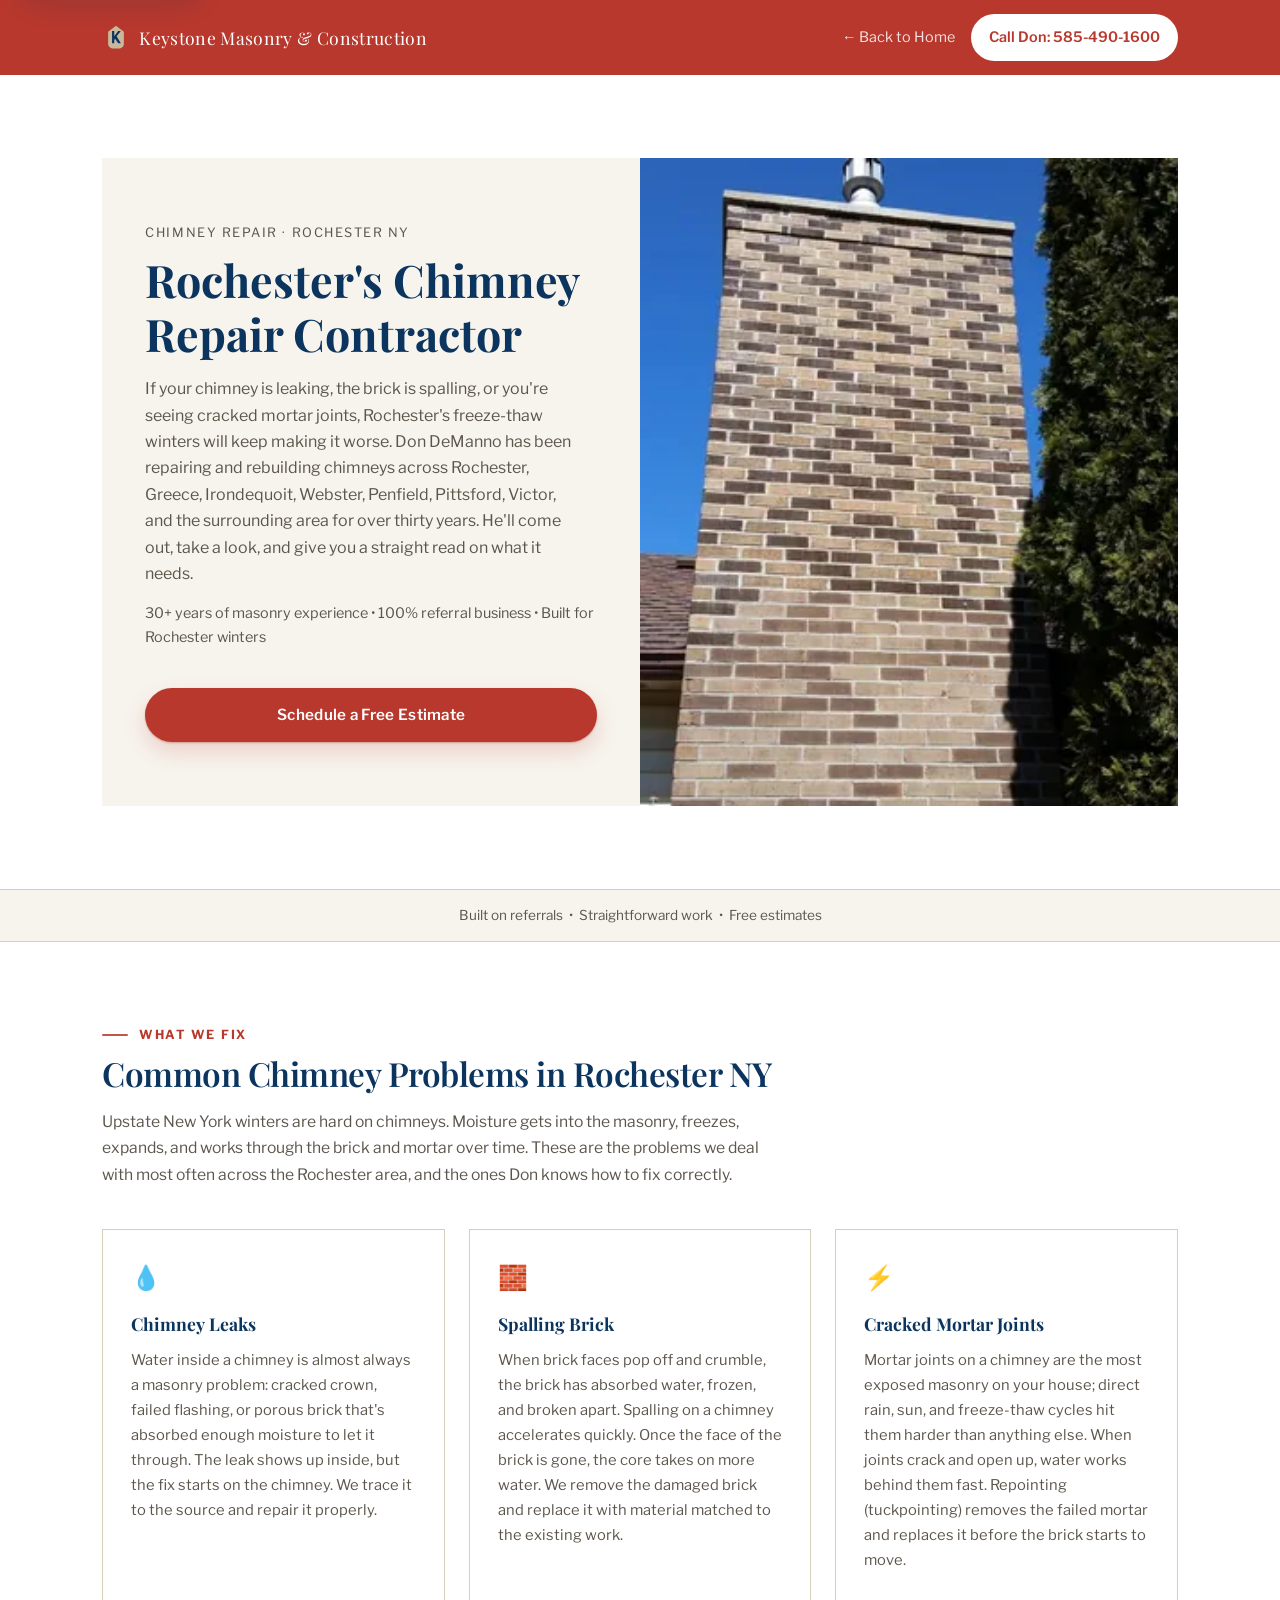
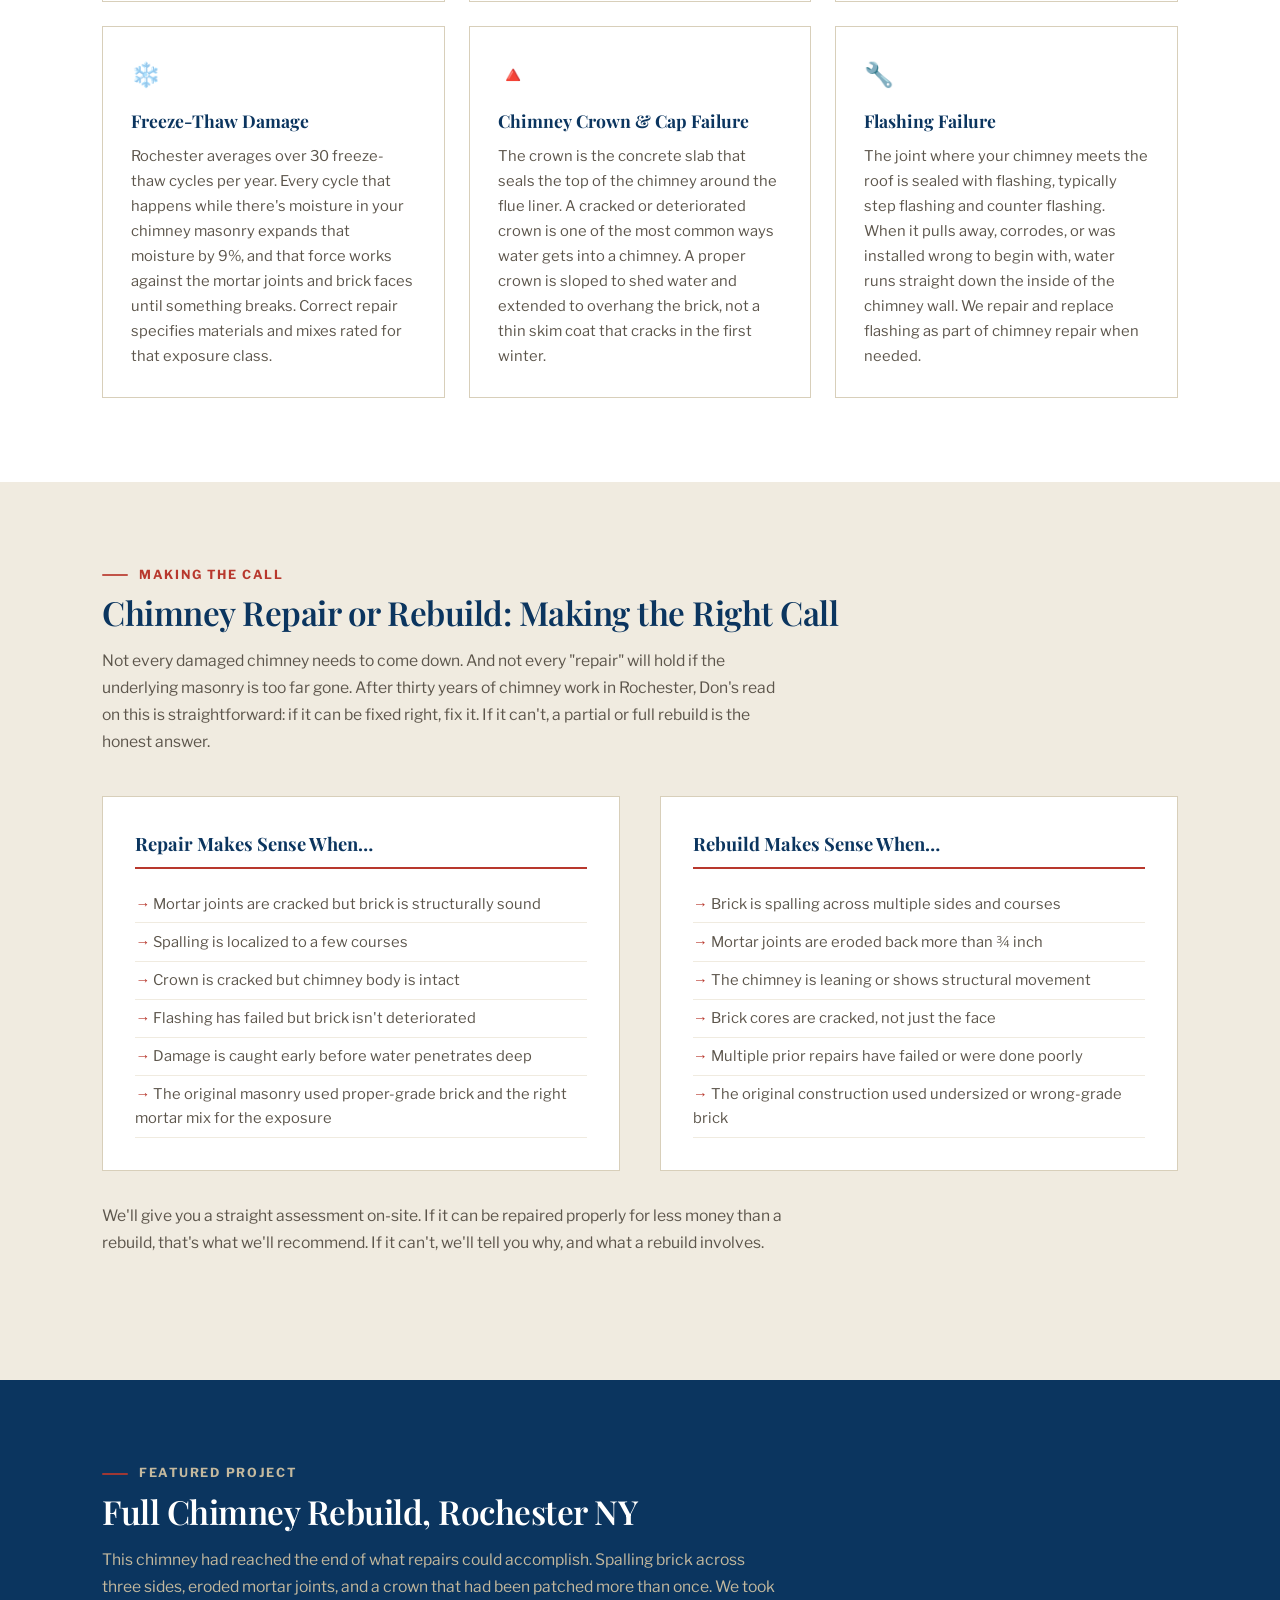
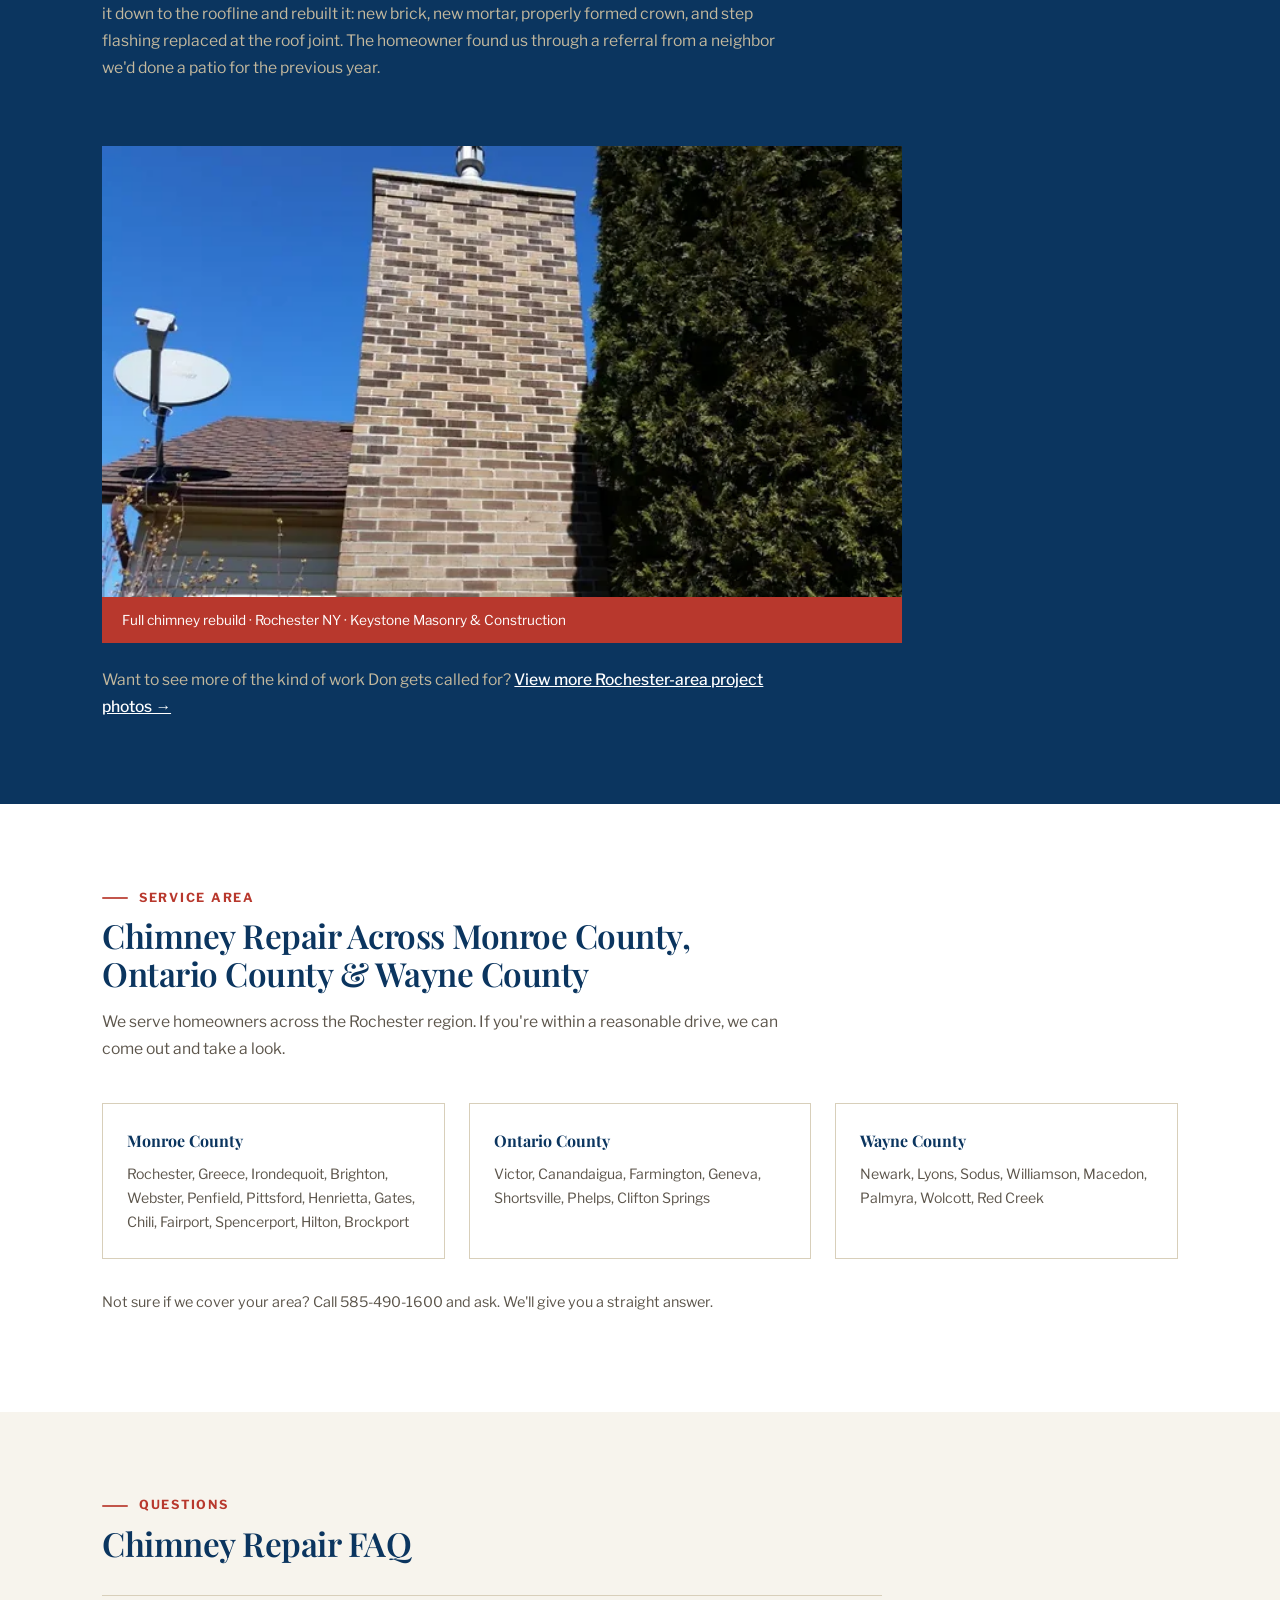
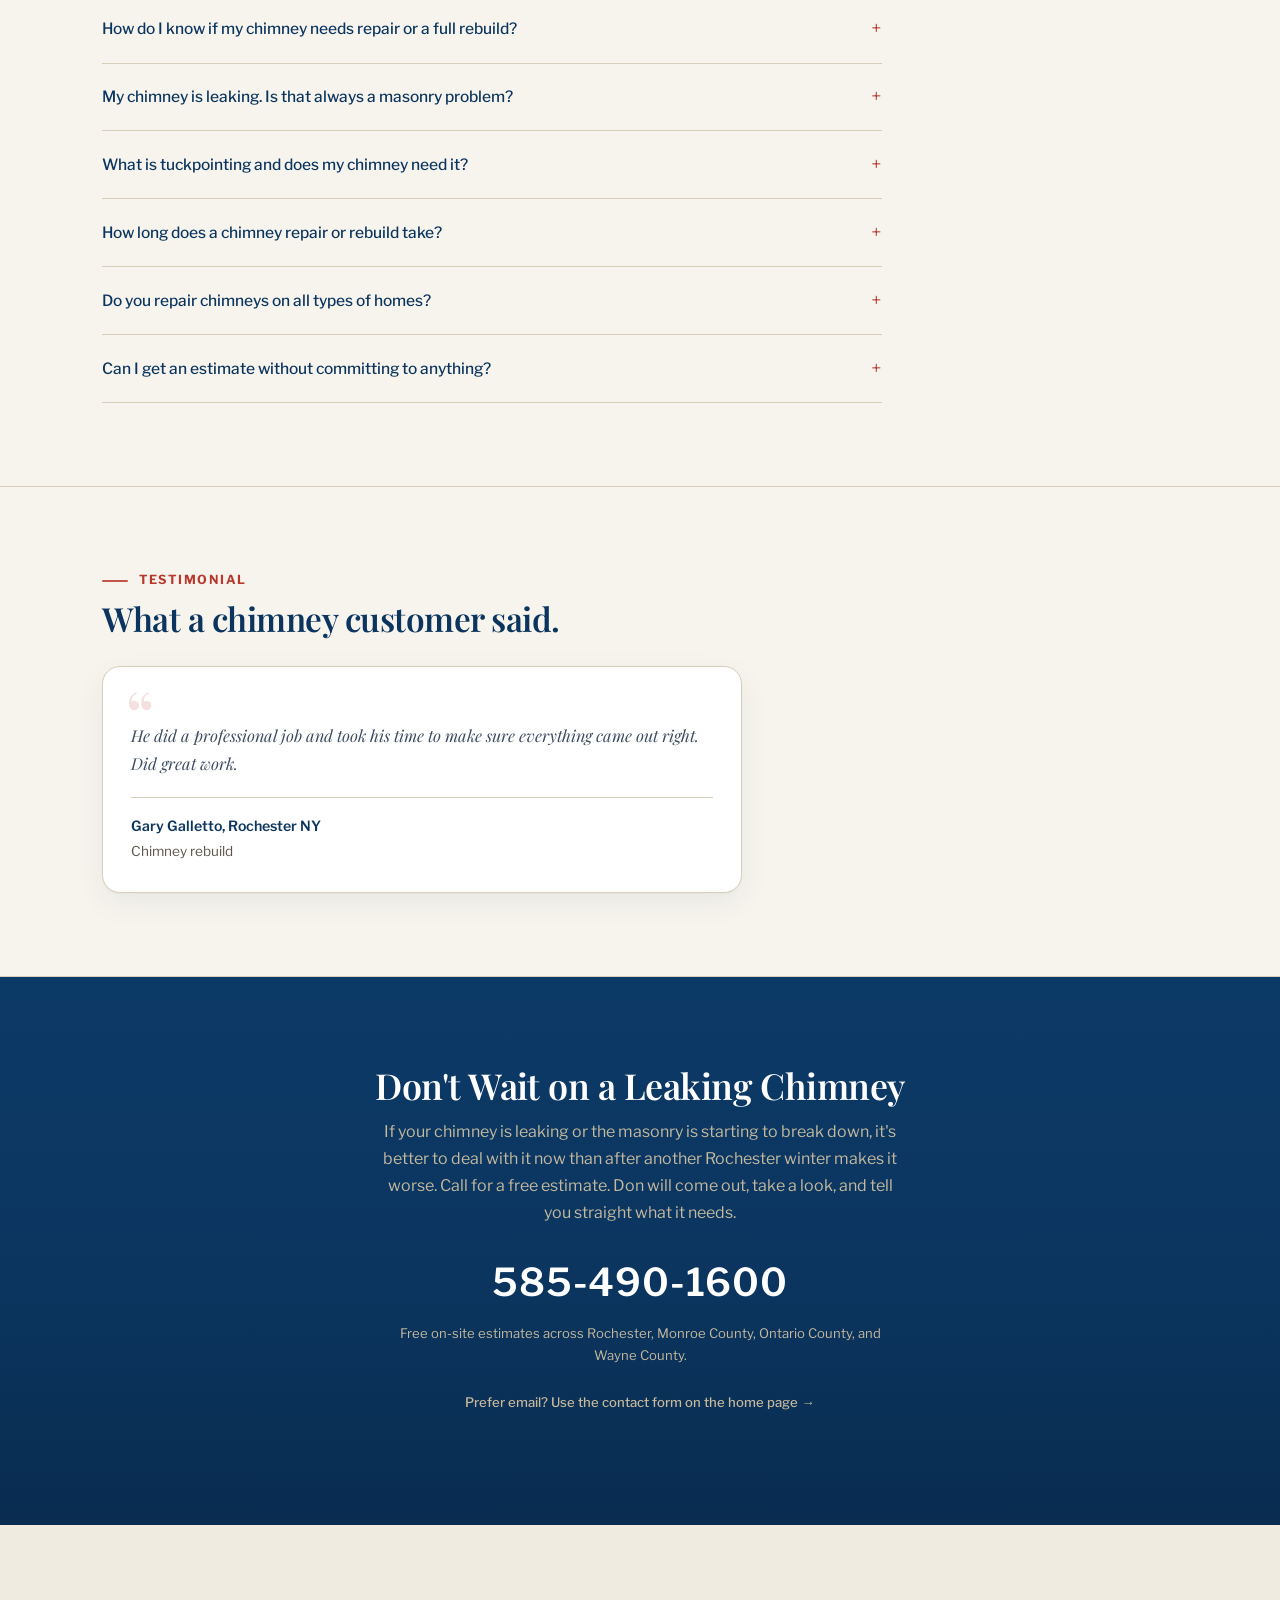
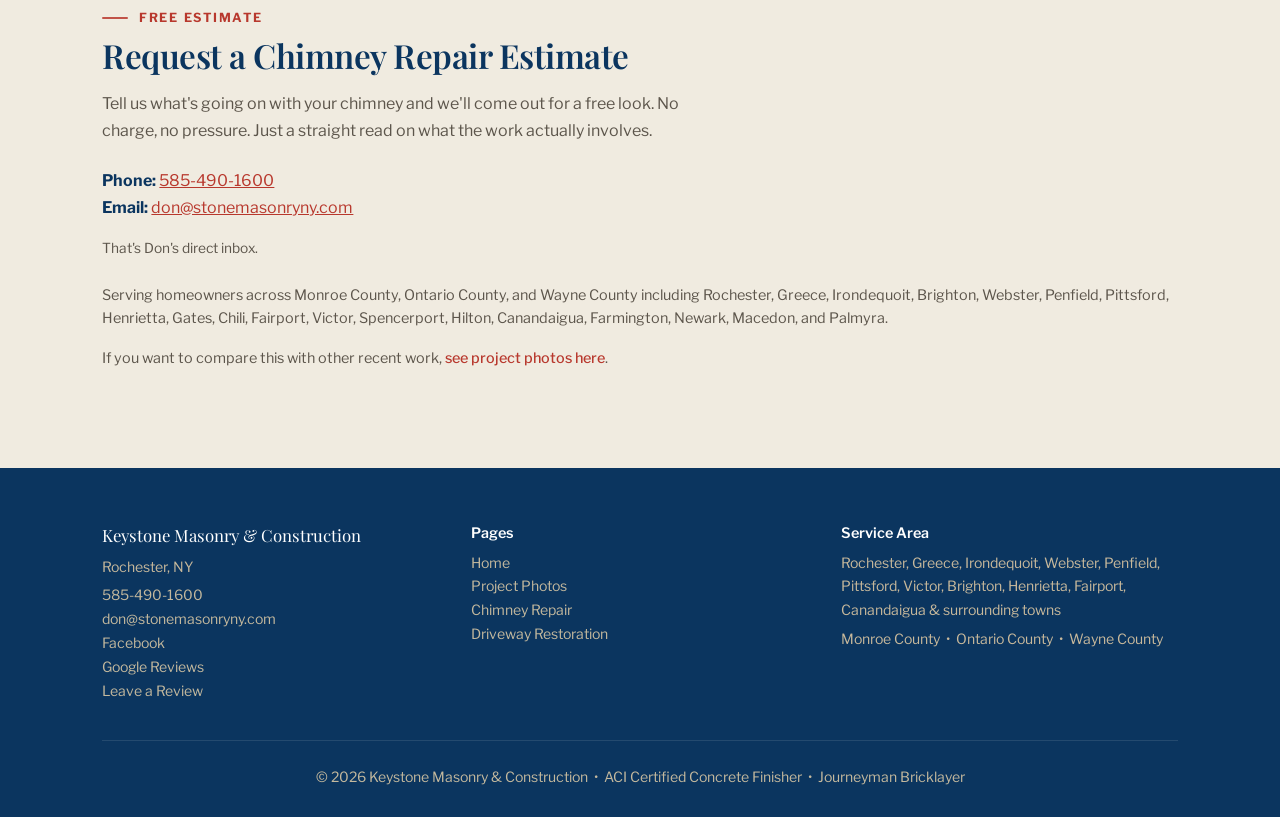
<file: chimney-repair-rochester-ny.html>
<!DOCTYPE html>
<html lang="en">
<head>
<meta charset="UTF-8" />
<meta name="viewport" content="width=device-width, initial-scale=1.0"/>
<meta name="theme-color" content="#b8382d"/>
<title>Chimney Repair Rochester NY | Keystone Masonry</title>
<meta name="description" content="Chimney repair and rebuilds in Rochester NY. Spalling brick, cracked mortar, leaks, freeze-thaw damage. Free on-site estimates. Call 585-490-1600."/>
<meta name="robots" content="index,follow,max-image-preview:large"/>
<link rel="canonical" href="https://stonemasonryny.com/chimney-repair-rochester-ny.html"/>
<link rel="icon" href="favicon.svg" type="image/svg+xml" />
<meta property="og:type" content="website"/>
<meta property="og:site_name" content="Keystone Masonry &amp; Construction"/>
<meta property="og:title" content="Chimney Repair Rochester NY | Keystone Masonry"/>
<meta property="og:description" content="Chimney repair and rebuilds in Rochester NY for leaks, spalling brick, cracked mortar joints, and freeze-thaw damage across Monroe County, Ontario County, and Wayne County."/>
<meta property="og:image" content="https://stonemasonryny.com/images/chimney-rebuild.jpg"/>
<meta property="og:image:alt" content="Full brick chimney rebuild by Keystone Masonry in Rochester NY"/>
<meta property="og:url" content="https://stonemasonryny.com/chimney-repair-rochester-ny.html"/>
<meta name="twitter:card" content="summary_large_image"/>
<meta name="twitter:title" content="Chimney Repair Rochester NY | Keystone Masonry"/>
<meta name="twitter:description" content="Chimney repair and rebuilds in Rochester NY for leaks, spalling brick, cracked mortar joints, and freeze-thaw damage across Monroe County, Ontario County, and Wayne County."/>
<meta name="twitter:image" content="https://stonemasonryny.com/images/chimney-rebuild.jpg"/>
<meta name="twitter:image:alt" content="Full brick chimney rebuild by Keystone Masonry in Rochester NY"/>
<script src="site.js?v=3" defer></script>
<script type="application/ld+json">
{
  "@context": "https://schema.org",
  "@type": "Service",
  "name": "Chimney Repair Rochester NY",
  "url": "https://stonemasonryny.com/chimney-repair-rochester-ny.html",
  "image": "https://stonemasonryny.com/images/chimney-rebuild.jpg",
  "description": "Chimney repair and rebuilds in Rochester NY including spalling brick, cracked mortar joints, freeze-thaw damage, chimney leaks, and full chimney rebuilds across Rochester and the surrounding counties.",
  "serviceType": "Chimney Repair",
  "areaServed": [
    "Rochester NY",
    "Greece NY",
    "Irondequoit NY",
    "Webster NY",
    "Penfield NY",
    "Pittsford NY",
    "Victor NY",
    "Monroe County NY",
    "Ontario County NY",
    "Wayne County NY"
  ],
  "provider": {
    "@type": "HomeAndConstructionBusiness",
    "@id": "https://stonemasonryny.com/#business",
    "name": "Keystone Masonry & Construction",
    "image": "https://stonemasonryny.com/images/chimney-rebuild.jpg",
    "url": "https://stonemasonryny.com/",
    "telephone": "+15854901600",
    "email": "don@stonemasonryny.com",
    "founder": {
      "@type": "Person",
      "name": "Don DeManno",
      "jobTitle": "Owner / Master Mason"
    },
    "address": {
      "@type": "PostalAddress",
      "streetAddress": "1084 Lake Shore Boulevard",
      "addressLocality": "Irondequoit",
      "addressRegion": "NY",
      "postalCode": "14617",
      "addressCountry": "US"
    },
    "geo": {
      "@type": "GeoCoordinates",
      "latitude": 43.2309,
      "longitude": -77.5530
    }
  }
}
</script>
<script type="application/ld+json">
{
  "@context": "https://schema.org",
  "@type": "FAQPage",
  "mainEntity": [
    {
      "@type": "Question",
      "name": "How do I know if my chimney needs repair or a full rebuild?",
      "acceptedAnswer": {
        "@type": "Answer",
        "text": "The honest answer is that you need someone who knows masonry to look at it, not just a general contractor or roofer. Spalling brick, open mortar joints, and visible cracks are obvious warning signs, but the real question is how deep the damage goes and whether the brick itself is still structurally intact. Don will give you a straight read on-site."
      }
    },
    {
      "@type": "Question",
      "name": "My chimney is leaking. Is that always a masonry problem?",
      "acceptedAnswer": {
        "@type": "Answer",
        "text": "Not always, but the masonry is usually involved. Chimney leaks can come from failed flashing at the roofline, a cracked or deteriorated crown, porous or spalling brick, or open mortar joints. It can also be condensation from an unlined or improperly lined flue. We trace the source before recommending repairs — you don't want to pay for a crown repair if the leak is actually at the flashing."
      }
    },
    {
      "@type": "Question",
      "name": "What is tuckpointing and does my chimney need it?",
      "acceptedAnswer": {
        "@type": "Answer",
        "text": "Tuckpointing (also called repointing) is removing deteriorated mortar from the joints and replacing it with fresh mortar. Chimney mortar joints are exposed to weather from every direction: direct rain, UV, and freeze-thaw — so they age faster than mortar on a wall. If your mortar joints are cracked, crumbling, or recessed more than half an inch, tuckpointing is the right repair. Done correctly and with the right mortar spec, it adds decades to a chimney."
      }
    },
    {
      "@type": "Question",
      "name": "How long does a chimney repair or rebuild take?",
      "acceptedAnswer": {
        "@type": "Answer",
        "text": "A tuckpointing job on a standard chimney usually takes one to two days. A full chimney rebuild — taking it down to the roofline and rebuilding — typically takes two to four days depending on the chimney size and height. Weather plays a role with masonry; we don't work mortar in conditions that will cause it to fail."
      }
    },
    {
      "@type": "Question",
      "name": "Do you repair chimneys on all types of homes?",
      "acceptedAnswer": {
        "@type": "Answer",
        "text": "Yes. We work on single-family homes, duplexes, and older houses with original brick chimneys throughout the Rochester area. If you have an older home with a clay brick chimney that's been through decades of Rochester winters, that's exactly the kind of work we do most."
      }
    },
    {
      "@type": "Question",
      "name": "Can I get an estimate without committing to anything?",
      "acceptedAnswer": {
        "@type": "Answer",
        "text": "Yes. Call 585-490-1600 to schedule a free on-site estimate. Don will come out, look at the chimney, and give you a straight number with no sales pressure. The estimate is straightforward: scope of work, materials, and price. No surprises."
      }
    }
  ]
}
</script>
<link rel="preconnect" href="https://fonts.googleapis.com"/>
<link rel="preconnect" href="https://fonts.gstatic.com" crossorigin/>
<link href="https://fonts.googleapis.com/css2?family=Libre+Franklin:wght@400;500;600;700&family=Playfair+Display:ital,wght@0,400;0,500;0,600;0,700;1,400;1,600&display=swap" rel="stylesheet"/>
<link rel="preload" as="image" href="images/chimney-rebuild.webp" imagesrcset="images/chimney-rebuild-640.webp 640w, images/chimney-rebuild.webp 1200w" imagesizes="(max-width: 560px) 88vw, (max-width: 900px) 42vw, 600px" type="image/webp" />
<link rel="stylesheet" href="subpage.css?v=3"/>
<script type="application/ld+json">
{
  "@context": "https://schema.org",
  "@type": "BreadcrumbList",
  "itemListElement": [
    {"@type": "ListItem", "position": 1, "name": "Home", "item": "https://stonemasonryny.com/"},
    {"@type": "ListItem", "position": 2, "name": "Chimney Repair Rochester NY", "item": "https://stonemasonryny.com/chimney-repair-rochester-ny.html"}
  ]
}
</script>
<style>
/* ─── Hero ──────────────────────────────────────────────────────── */
.hero{
  display:grid;
  grid-template-columns:1fr 1fr;
  min-height:520px;
}

.hero-left{
  display:flex;
  flex-direction:column;
  justify-content:center;
  padding:4rem 8%;
  background:#f7f4ed;
}

.hero-eyebrow{
  text-transform:uppercase;
  letter-spacing:.12em;
  font-size:.8rem;
  color:#5c554b;
  margin:0 0 .6rem;
}

.hero-title{
  font-family:"Playfair Display",serif;
  font-size:2.8rem;
  line-height:1.2;
  margin:0 0 1rem;
  color:#0b355f;
}

.hero-subtitle{
  max-width:440px;
  color:#5c554b;
  font-size:1rem;
  margin:0;
}

.hero-trust{
  margin-top:.9rem;
  color:#5c554b;
  font-size:.9rem;
}

.hero-right{
  overflow:hidden;
}

.hero-right picture,
.hero-right img{
  width:100%;
  height:100%;
  object-fit:cover;
  display:block;
}

/* ─── Problem cards ─────────────────────────────────────────────── */
.problems-grid{
  display:grid;
  grid-template-columns:repeat(3,1fr);
  gap:1.5rem;
  margin-top:2rem;
}

.problem-card{
  border:1px solid #d8cfba;
  padding:1.75rem;
  background:white;
}

.problem-card h3{
  font-family:"Playfair Display",serif;
  font-size:1.1rem;
  margin:0 0 .6rem;
  color:#0b355f;
}

.problem-card p{
  color:#5c554b;
  font-size:.92rem;
  margin:0;
  line-height:1.7;
}

.problem-icon{
  font-size:1.5rem;
  margin-bottom:.7rem;
  display:block;
}

/* ─── Repair vs Rebuild section ─────────────────────────────────── */
.repair-section{
  background:#f0ebe0;
}

.repair-grid{
  display:grid;
  grid-template-columns:1fr 1fr;
  gap:2.5rem;
  margin-top:2rem;
}

.repair-box{
  background:white;
  border:1px solid #d8cfba;
  padding:2rem;
}

.repair-box h3{
  font-family:"Playfair Display",serif;
  font-size:1.15rem;
  margin:0 0 1rem;
  color:#0b355f;
  border-bottom:2px solid #b8382d;
  padding-bottom:.5rem;
}

.repair-box ul{
  list-style:none;
  padding:0;
  margin:0;
}

.repair-box li{
  padding:.4rem 0;
  color:#5c554b;
  font-size:.92rem;
  border-bottom:1px solid #f0ebe0;
}

.repair-box li::before{
  content:"→ ";
  color:#b8382d;
  font-weight:600;
}

/* ─── Featured project ──────────────────────────────────────────── */
.featured-project{
  background:#0b355f;
  color:white;
}

.featured-project .section-title{
  color:white;
}

.featured-project .section-intro{
  color:#c4b99e;
}
.featured-project .link-accent{color:#fff;text-decoration:underline;}

.project-photo-wrap{
  position:relative;
  display:inline-block;
  max-width:800px;
  width:100%;
  margin-top:1.5rem;
}

.project-photo-wrap picture,
.project-photo-wrap img{
  width:100%;
  height:auto;
  display:block;
  max-height:460px;
  object-fit:cover;
}

.project-caption{
  background:#b8382d;
  color:white;
  padding:.75rem 1.25rem;
  font-size:.85rem;
}

/* ─── Service area ──────────────────────────────────────────────── */
.area-grid{
  display:grid;
  grid-template-columns:repeat(3,1fr);
  gap:1.5rem;
  margin-top:2rem;
}

.area-card{
  border:1px solid #d8cfba;
  padding:1.5rem;
}

.area-card h3{
  font-family:"Playfair Display",serif;
  font-size:1rem;
  margin:0 0 .5rem;
  color:#0b355f;
}

.area-card p{
  color:#5c554b;
  font-size:.88rem;
  margin:0;
  line-height:1.7;
}

/* ─── FAQ ───────────────────────────────────────────────────────── */
.faq-section{
  background:#f7f4ed;
}

.faq-list{
  max-width:780px;
  margin-top:2rem;
}

details{
  border-bottom:1px solid #d8cfba;
}

details:first-of-type{
  border-top:1px solid #d8cfba;
}

summary{
  padding:1.1rem 0;
  font-weight:500;
  font-size:.97rem;
  cursor:pointer;
  list-style:none;
  display:flex;
  justify-content:space-between;
  align-items:center;
  color:#0b355f;
}

summary::-webkit-details-marker{display:none;}

summary::after{
  content:"+";
  font-size:1.2rem;
  color:#b8382d;
  font-weight:300;
  flex-shrink:0;
  margin-left:1rem;
}

details[open] summary::after{
  content:"−";
}

.faq-answer{
  padding:.25rem 0 1.25rem;
  color:#5c554b;
  font-size:.93rem;
  line-height:1.75;
  max-width:680px;
}

/* ─── Contact ───────────────────────────────────────────────────── */
.contact{
  background:#f0ebe0;
}

.featured-project .section-eyebrow { color: #c4b99e; }

/* ─── Responsive ─────────────────────────────────────────────────── */
@media(max-width:900px){
  .hero{
    grid-template-columns:1fr;
  }
  .hero-right{
    height:300px;
  }
  .hero-title{
    font-size:2.2rem;
  }
  .problems-grid{
    grid-template-columns:1fr 1fr;
  }
  .repair-grid{
    grid-template-columns:1fr;
  }
  .area-grid{
    grid-template-columns:1fr 1fr;
  }
}

@media(max-width:560px){
  .hero-left{
    padding:2.5rem 6%;
  }
  .hero-title{
    font-size:1.9rem;
  }
  .problems-grid{
    grid-template-columns:1fr;
  }
  .area-grid{
    grid-template-columns:1fr;
  }
}
</style>

</head>
<body>
<a class="skip-link" href="#main-content">Skip to main content</a>

<!-- ─── Nav ──────────────────────────────────────────────────────── -->
<nav class="nav" aria-label="Site navigation">
<a class="nav-brand" href="/"><svg class="nav-logo" viewBox="0 0 64 64" fill="none" aria-hidden="true"><path d="M32 6 50 20v28c0 5.5-4.5 10-10 10H24c-5.5 0-10-4.5-10-10V20Z" fill="#c8b99c"/><path d="M23 46V18h5v12L37 18h6l-9.5 12.5L43 46h-6L30 36l-2 2.8V46Z" fill="#0b355f"/></svg>Keystone Masonry &amp; Construction</a>
  <div class="nav-actions">
<a class="nav-link" href="/">← Back to Home</a>
    <a class="nav-call" href="tel:+15854901600">Call Don: 585-490-1600</a>
  </div>
</nav>

<!-- ─── Main content ────────────────────────────────────────────── -->
<main id="main-content">

<!-- ─── Hero ─────────────────────────────────────────────────────── -->
<section class="hero">

  <div class="hero-left">
    <p class="hero-eyebrow">Chimney Repair · Rochester NY</p>

    <h1 class="hero-title">
      Rochester's Chimney<br>
      Repair Contractor
    </h1>

    <p class="hero-subtitle">
      If your chimney is leaking, the brick is spalling, or you're seeing cracked mortar joints, Rochester's freeze-thaw winters will keep making it worse.
      Don DeManno has been repairing and rebuilding chimneys across Rochester, Greece, Irondequoit, Webster, Penfield, Pittsford, Victor, and the surrounding area for over thirty years.
      He'll come out, take a look, and give you a straight read on what it needs.
    </p>

    <p class="hero-trust">
      30+ years of masonry experience &bull; 100% referral business &bull; Built for Rochester winters
    </p>

    <a class="btn" href="#contact">Schedule a Free Estimate</a>
  </div>

  <div class="hero-right">
    <picture>
      <source srcset="images/chimney-rebuild-640.webp 640w, images/chimney-rebuild.webp 1200w" sizes="(max-width: 560px) 88vw, (max-width: 900px) 42vw, 600px" type="image/webp">
      <img data-full-src="images/chimney-rebuild.webp" src="images/chimney-rebuild.jpg" alt="Full brick chimney rebuild by Keystone Masonry, Rochester NY" loading="eager" fetchpriority="high" width="1200" height="676">
    </picture>
  </div>

</section>

<!-- ─── Trust bar ─────────────────────────────────────────────────── -->
<div class="trust">
  Built on referrals &nbsp;&bull;&nbsp; Straightforward work &nbsp;&bull;&nbsp; Free estimates
</div>

<!-- ─── Common chimney problems ───────────────────────────────────── -->
<section>

  <p class="section-eyebrow">What We Fix</p>
  <h2 class="section-title">Common Chimney Problems in Rochester NY</h2>
  <p class="section-intro">
    Upstate New York winters are hard on chimneys. Moisture gets into the masonry, freezes, expands, and works through the brick and mortar over time. These are the problems we deal with most often across the Rochester area, and the ones Don knows how to fix correctly.
  </p>

  <div class="problems-grid">

    <div class="problem-card">
      <span class="problem-icon" aria-hidden="true">💧</span>
      <h3>Chimney Leaks</h3>
      <p>
        Water inside a chimney is almost always a masonry problem: cracked crown, failed flashing, or porous brick that's absorbed enough moisture to let it through. The leak shows up inside, but the fix starts on the chimney. We trace it to the source and repair it properly.
      </p>
    </div>

    <div class="problem-card">
      <span class="problem-icon" aria-hidden="true">🧱</span>
      <h3>Spalling Brick</h3>
      <p>
        When brick faces pop off and crumble, the brick has absorbed water, frozen, and broken apart. Spalling on a chimney accelerates quickly. Once the face of the brick is gone, the core takes on more water. We remove the damaged brick and replace it with material matched to the existing work.
      </p>
    </div>

    <div class="problem-card">
      <span class="problem-icon" aria-hidden="true">⚡</span>
      <h3>Cracked Mortar Joints</h3>
      <p>
        Mortar joints on a chimney are the most exposed masonry on your house; direct rain, sun, and freeze-thaw cycles hit them harder than anything else. When joints crack and open up, water works behind them fast. Repointing (tuckpointing) removes the failed mortar and replaces it before the brick starts to move.
      </p>
    </div>

    <div class="problem-card">
      <span class="problem-icon" aria-hidden="true">❄️</span>
      <h3>Freeze-Thaw Damage</h3>
      <p>
        Rochester averages over 30 freeze-thaw cycles per year. Every cycle that happens while there's moisture in your chimney masonry expands that moisture by 9%, and that force works against the mortar joints and brick faces until something breaks. Correct repair specifies materials and mixes rated for that exposure class.
      </p>
    </div>

    <div class="problem-card">
      <span class="problem-icon" aria-hidden="true">🔺</span>
      <h3>Chimney Crown &amp; Cap Failure</h3>
      <p>
        The crown is the concrete slab that seals the top of the chimney around the flue liner. A cracked or deteriorated crown is one of the most common ways water gets into a chimney. A proper crown is sloped to shed water and extended to overhang the brick, not a thin skim coat that cracks in the first winter.
      </p>
    </div>

    <div class="problem-card">
      <span class="problem-icon" aria-hidden="true">🔧</span>
      <h3>Flashing Failure</h3>
      <p>
        The joint where your chimney meets the roof is sealed with flashing, typically step flashing and counter flashing. When it pulls away, corrodes, or was installed wrong to begin with, water runs straight down the inside of the chimney wall. We repair and replace flashing as part of chimney repair when needed.
      </p>
    </div>

  </div>

</section>

<!-- ─── Repair or Rebuild ──────────────────────────────────────────── -->
<section class="repair-section">

  <p class="section-eyebrow">Making the Call</p>
  <h2 class="section-title">Chimney Repair or Rebuild: Making the Right Call</h2>
  <p class="section-intro">
    Not every damaged chimney needs to come down. And not every "repair" will hold if the underlying masonry is too far gone.
    After thirty years of chimney work in Rochester, Don's read on this is straightforward: if it can be fixed right, fix it.
    If it can't, a partial or full rebuild is the honest answer.
  </p>

  <div class="repair-grid">

    <div class="repair-box">
      <h3>Repair Makes Sense When…</h3>
      <ul>
        <li>Mortar joints are cracked but brick is structurally sound</li>
        <li>Spalling is localized to a few courses</li>
        <li>Crown is cracked but chimney body is intact</li>
        <li>Flashing has failed but brick isn't deteriorated</li>
        <li>Damage is caught early before water penetrates deep</li>
        <li>The original masonry used proper-grade brick and the right mortar mix for the exposure</li>
      </ul>
    </div>

    <div class="repair-box">
      <h3>Rebuild Makes Sense When…</h3>
      <ul>
        <li>Brick is spalling across multiple sides and courses</li>
        <li>Mortar joints are eroded back more than ¾ inch</li>
        <li>The chimney is leaning or shows structural movement</li>
        <li>Brick cores are cracked, not just the face</li>
        <li>Multiple prior repairs have failed or were done poorly</li>
        <li>The original construction used undersized or wrong-grade brick</li>
      </ul>
    </div>

  </div>

  <p class="section-intro" style="margin-top:2rem;">
    We'll give you a straight assessment on-site. If it can be repaired properly for less money than a rebuild, that's what we'll recommend. If it can't, we'll tell you why, and what a rebuild involves.
  </p>

</section>

<!-- ─── Featured project ────────────────────────────────────────────── -->
<section class="featured-project">

  <p class="section-eyebrow">Featured Project</p>
  <h2 class="section-title">Full Chimney Rebuild, Rochester NY</h2>
  <p class="section-intro">
    This chimney had reached the end of what repairs could accomplish. Spalling brick across three sides, eroded mortar joints, and a crown that had been patched more than once. We took it down to the roofline and rebuilt it: new brick, new mortar, properly formed crown, and step flashing replaced at the roof joint. The homeowner found us through a referral from a neighbor we'd done a patio for the previous year.
  </p>

  <div class="project-photo-wrap">
    <picture>
      <source srcset="images/chimney-rebuild-640.webp 640w, images/chimney-rebuild.webp 1200w" sizes="(max-width: 560px) 88vw, (max-width: 900px) 42vw, 600px" type="image/webp">
      <img data-full-src="images/chimney-rebuild.webp" src="images/chimney-rebuild.jpg" alt="Completed full brick chimney rebuild by Keystone Masonry in Rochester NY" loading="lazy" width="1200" height="676">
    </picture>
    <div class="project-caption">
      Full chimney rebuild · Rochester NY · Keystone Masonry &amp; Construction
    </div>
  </div>

  <p class="section-intro" style="margin-top:1.5rem;margin-bottom:0;">
    Want to see more of the kind of work Don gets called for? <a class="link-accent" href="projects-rochester-ny.html">View more Rochester-area project photos →</a>
  </p>

</section>

<!-- ─── Service area ─────────────────────────────────────────────────── -->
<section>

  <p class="section-eyebrow">Service Area</p>
  <h2 class="section-title">Chimney Repair Across Monroe County, Ontario County &amp; Wayne County</h2>
  <p class="section-intro">
    We serve homeowners across the Rochester region. If you're within a reasonable drive, we can come out and take a look.
  </p>

  <div class="area-grid">

    <div class="area-card">
      <h3>Monroe County</h3>
      <p>
        Rochester, Greece, Irondequoit, Brighton, Webster, Penfield, Pittsford, Henrietta, Gates, Chili, Fairport, Spencerport, Hilton, Brockport
      </p>
    </div>

    <div class="area-card">
      <h3>Ontario County</h3>
      <p>
        Victor, Canandaigua, Farmington, Geneva, Shortsville, Phelps, Clifton Springs
      </p>
    </div>

    <div class="area-card">
      <h3>Wayne County</h3>
      <p>
        Newark, Lyons, Sodus, Williamson, Macedon, Palmyra, Wolcott, Red Creek
      </p>
    </div>

  </div>

  <p style="margin-top:2rem;color:#5c554b;font-size:.9rem;">
    Not sure if we cover your area? Call 585-490-1600 and ask. We'll give you a straight answer.
  </p>

</section>

<!-- ─── FAQ ──────────────────────────────────────────────────────────── -->
<section class="faq-section">

  <p class="section-eyebrow">Questions</p>
  <h2 class="section-title">Chimney Repair FAQ</h2>

  <div class="faq-list">
    <details>
      <summary>How do I know if my chimney needs repair or a full rebuild?</summary>
      <p class="faq-answer">
        The honest answer is that you need someone who knows masonry to look at it, not just a general contractor or roofer. Spalling brick, open mortar joints, and visible cracks are obvious warning signs, but the real question is how deep the damage goes and whether the brick itself is still structurally intact. Don will give you a straight read on-site.
      </p>
    </details>
    <details>
      <summary>My chimney is leaking. Is that always a masonry problem?</summary>
      <p class="faq-answer">
        Not always, but the masonry is usually involved. Chimney leaks can come from failed flashing at the roofline, a cracked or deteriorated crown, porous or spalling brick, or open mortar joints. It can also be condensation from an unlined or improperly lined flue. We trace the source before recommending repairs, because you don't want to pay for a crown repair if the leak is actually at the flashing.
      </p>
    </details>
    <details>
      <summary>What is tuckpointing and does my chimney need it?</summary>
      <p class="faq-answer">
        Tuckpointing, also called repointing, is removing deteriorated mortar from the joints and replacing it with fresh mortar. Chimney mortar joints are exposed to weather from every direction, so they age faster than mortar on a wall. If your joints are cracked, crumbling, or washed out, tuckpointing may be the right repair.
      </p>
    </details>
    <details>
      <summary>How long does a chimney repair or rebuild take?</summary>
      <p class="faq-answer">
        A tuckpointing job on a standard chimney usually takes one to two days. A full chimney rebuild, taking it down to the roofline and rebuilding it, typically takes two to four days depending on chimney size and height. Weather plays a role with masonry; we do not work mortar in conditions that will cause it to fail.
      </p>
    </details>
    <details>
      <summary>Do you repair chimneys on all types of homes?</summary>
      <p class="faq-answer">
        Yes. We work on single-family homes, duplexes, and older houses with original brick chimneys throughout the Rochester area. If you have an older home with a clay brick chimney that has been through decades of Rochester winters, that is exactly the kind of work we do most.
      </p>
    </details>
    <details>
      <summary>Can I get an estimate without committing to anything?</summary>
      <p class="faq-answer">
        Yes. Call 585-490-1600 to schedule a free on-site estimate. Don will come out, look at the chimney, and give you a straight number with no sales pressure. The estimate is straightforward: scope of work, materials, and price.
      </p>
    </details>
  </div>

</section>

<!-- ─── Testimonial ───────────────────────────────────────────────────── -->
<section class="section-alt">
  <p class="section-eyebrow">Testimonial</p>
  <h2 class="section-title">What a chimney customer said.</h2>
  <article class="testimonial-card">
    <p class="testimonial-text">
      He did a professional job and took his time to make sure everything came out right. Did great work.
    </p>
    <p class="testimonial-byline">Gary Galletto, Rochester NY<span>Chimney rebuild</span></p>
  </article>
</section>

<!-- ─── CTA ───────────────────────────────────────────────────────────── -->
<section class="cta-section">

  <h2>Don't Wait on a Leaking Chimney</h2>
  <p>If your chimney is leaking or the masonry is starting to break down, it's better to deal with it now than after another Rochester winter makes it worse. Call for a free estimate. Don will come out, take a look, and tell you straight what it needs.</p>

  <a class="cta-phone" href="tel:+15854901600">585-490-1600</a>
  <p class="cta-note">Free on-site estimates across Rochester, Monroe County, Ontario County, and Wayne County.</p>
<p class="cta-note"><a class="header-link" href="/#contact">Prefer email? Use the contact form on the home page →</a></p>

</section>

<!-- ─── Contact / Estimate ─────────────────────────────────────────────── -->
<section class="contact" id="contact">

  <p class="section-eyebrow">Free Estimate</p>
  <h2 class="section-title">Request a Chimney Repair Estimate</h2>

  <p style="color:#5c554b;max-width:600px;margin-bottom:1.5rem;">
    Tell us what's going on with your chimney and we'll come out for a free look. No charge, no pressure. Just a straight read on what the work actually involves.
  </p>

  <p>
    <strong>Phone:</strong> <a href="tel:+15854901600">585-490-1600</a><br>
    <strong>Email:</strong> <a href="mailto:don@stonemasonryny.com">don@stonemasonryny.com</a>
  </p>
  <p class="email-note">That's Don's direct inbox.</p>

  <p style="color:#5c554b;font-size:.9rem;margin-top:1.5rem;">
    Serving homeowners across Monroe County, Ontario County, and Wayne County including Rochester, Greece, Irondequoit, Brighton, Webster, Penfield, Pittsford, Henrietta, Gates, Chili, Fairport, Victor, Spencerport, Hilton, Canandaigua, Farmington, Newark, Macedon, and Palmyra.
  </p>

  <p style="color:#5c554b;font-size:.9rem;margin-top:1rem;">
    If you want to compare this with other recent work, <a class="link-accent" href="projects-rochester-ny.html">see project photos here</a>.
  </p>

</section>

</main>

<!-- ─── Footer ────────────────────────────────────────────────────────── -->
<footer class="footer">
  <div class="footer__inner">
    <div class="footer__col">
      <p class="footer__brand">Keystone Masonry &amp; Construction</p>
      <p>Rochester, NY</p>
      <p><a href="tel:+15854901600">585-490-1600</a><br /><a href="mailto:don@stonemasonryny.com">don@stonemasonryny.com</a><br /><a href="https://www.facebook.com/keystonemasonryny" target="_blank" rel="noopener noreferrer">Facebook</a><br /><a href="https://maps.google.com/?cid=14463472698169692757" target="_blank" rel="noopener noreferrer">Google Reviews</a><br /><a href="https://g.page/r/CVUS98jJk7jIEAI/review" target="_blank" rel="noopener noreferrer">Leave a Review</a></p>
    </div>
    <div class="footer__col">
      <p class="footer__heading">Pages</p>
<p><a href="/">Home</a><br />
      <a href="projects-rochester-ny.html">Project Photos</a><br />
      <a href="chimney-repair-rochester-ny.html">Chimney Repair</a><br />
      <a href="driveway-restoration-rochester-ny.html">Driveway Restoration</a></p>
    </div>
    <div class="footer__col">
      <p class="footer__heading">Service Area</p>
      <p>Rochester, Greece, Irondequoit, Webster, Penfield, Pittsford, Victor, Brighton, Henrietta, Fairport, Canandaigua &amp; surrounding towns</p>
      <p>Monroe County &nbsp;&bull;&nbsp; Ontario County &nbsp;&bull;&nbsp; Wayne County</p>
    </div>
  </div>
  <div class="footer__bottom">
    <p>&copy; <span id="current-year"></span> Keystone Masonry &amp; Construction &nbsp;&bull;&nbsp; ACI Certified Concrete Finisher &nbsp;&bull;&nbsp; Journeyman Bricklayer</p>
  </div>
</footer>
<div class="mobile-call-bar">
  <a href="tel:+15854901600">Call Don for a Free Estimate</a>
</div>

</body>
</html>
</file>
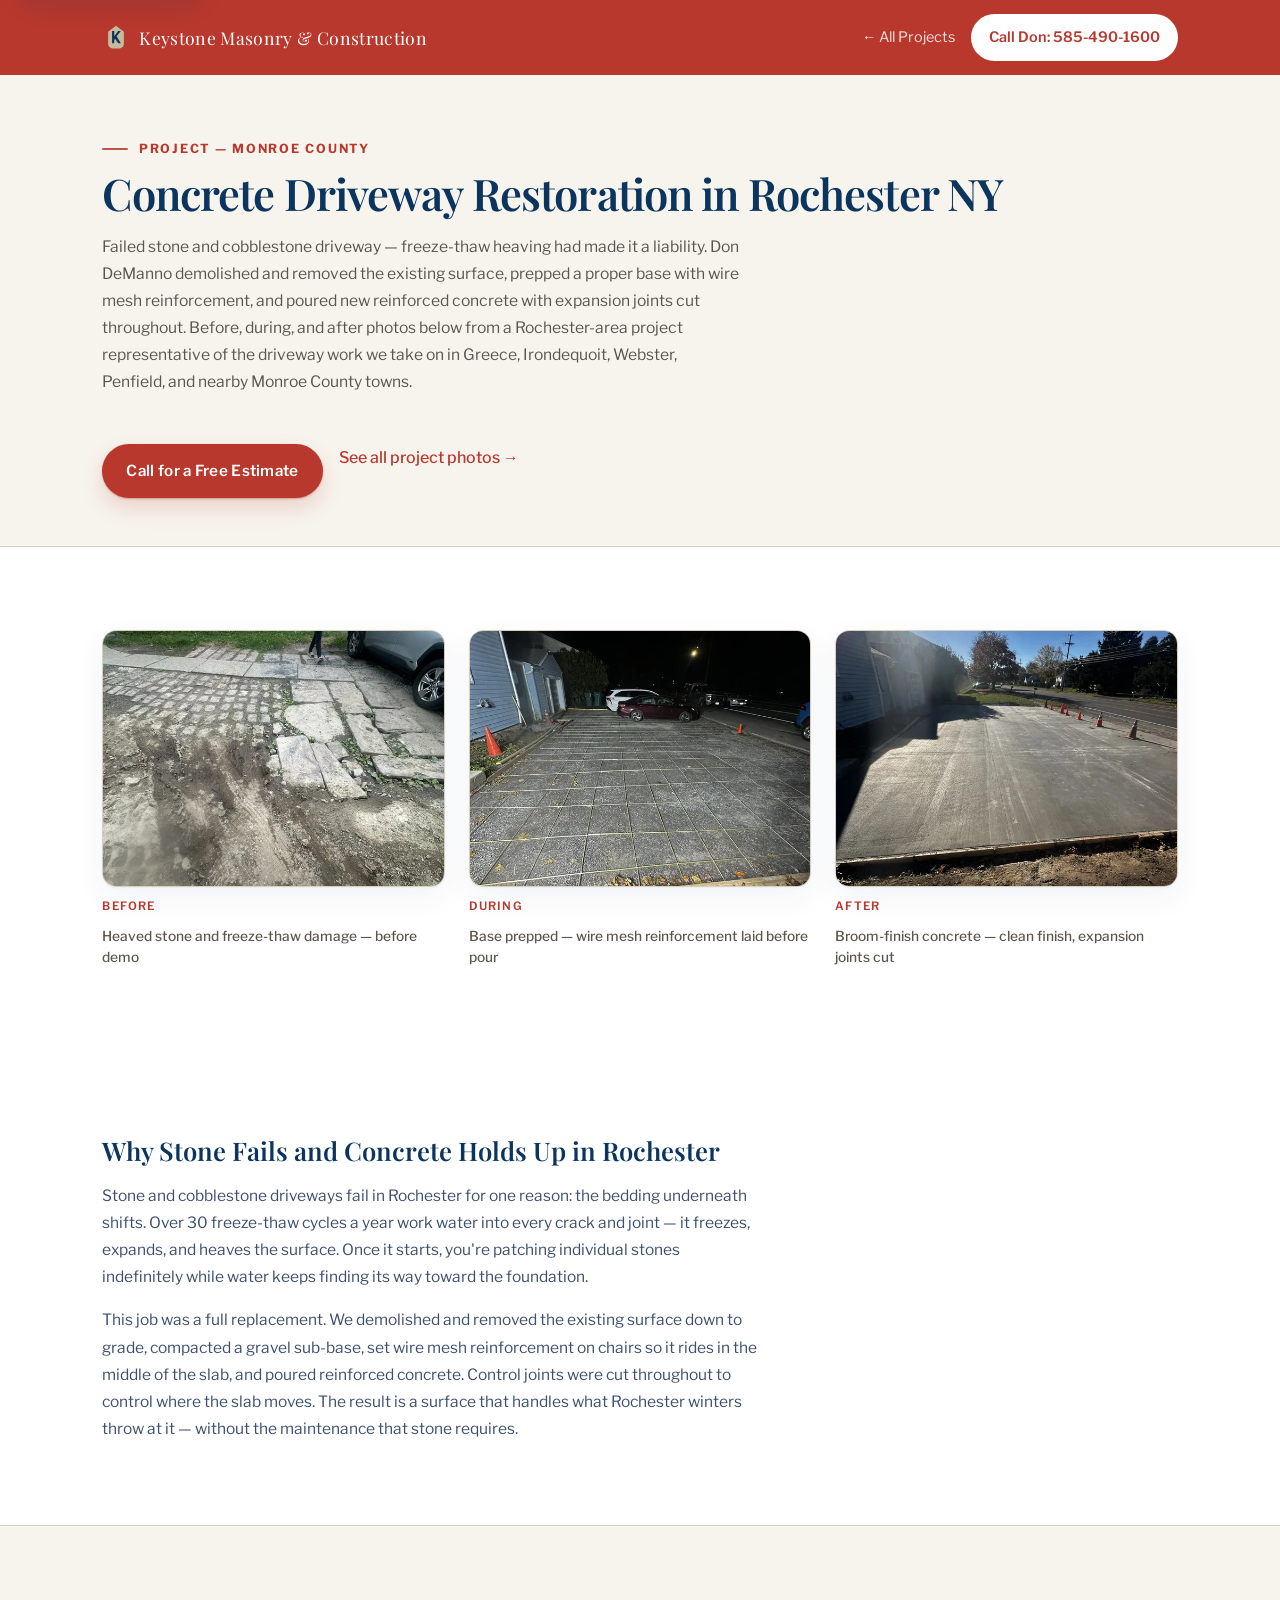
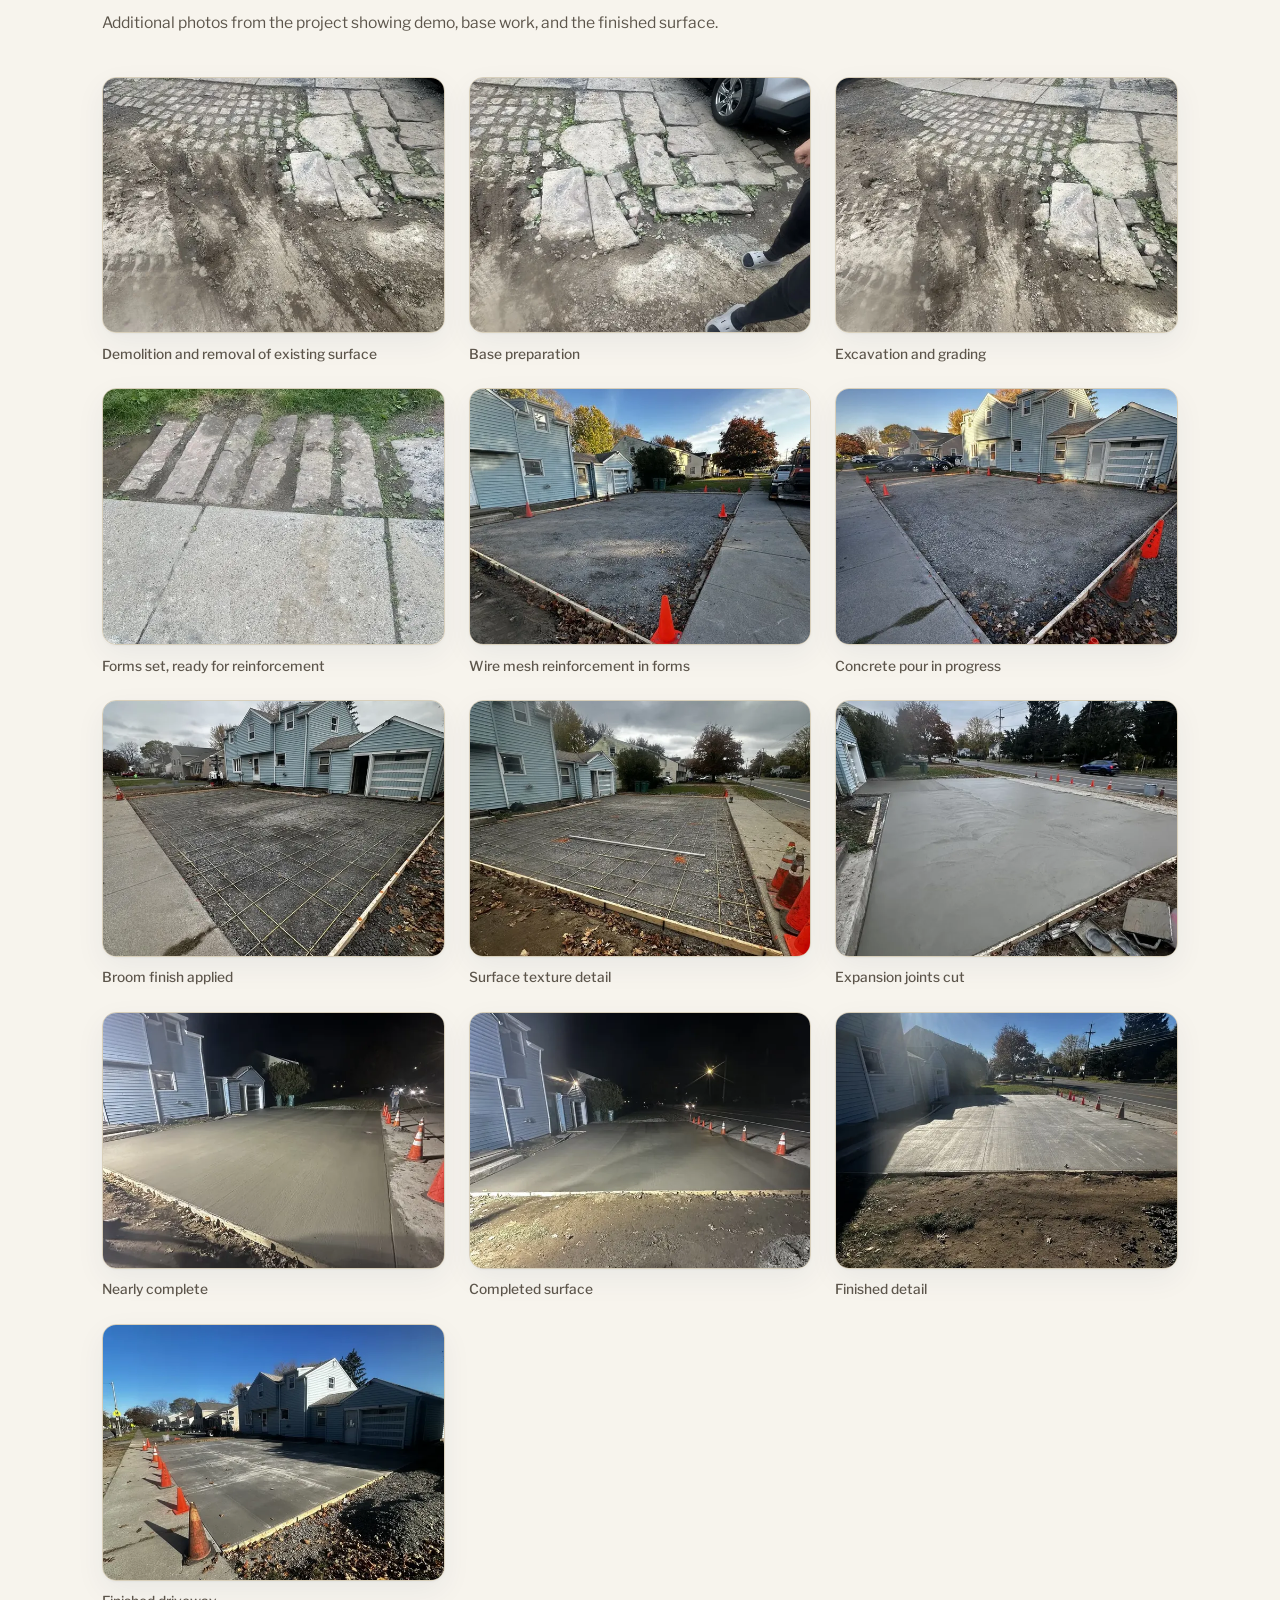
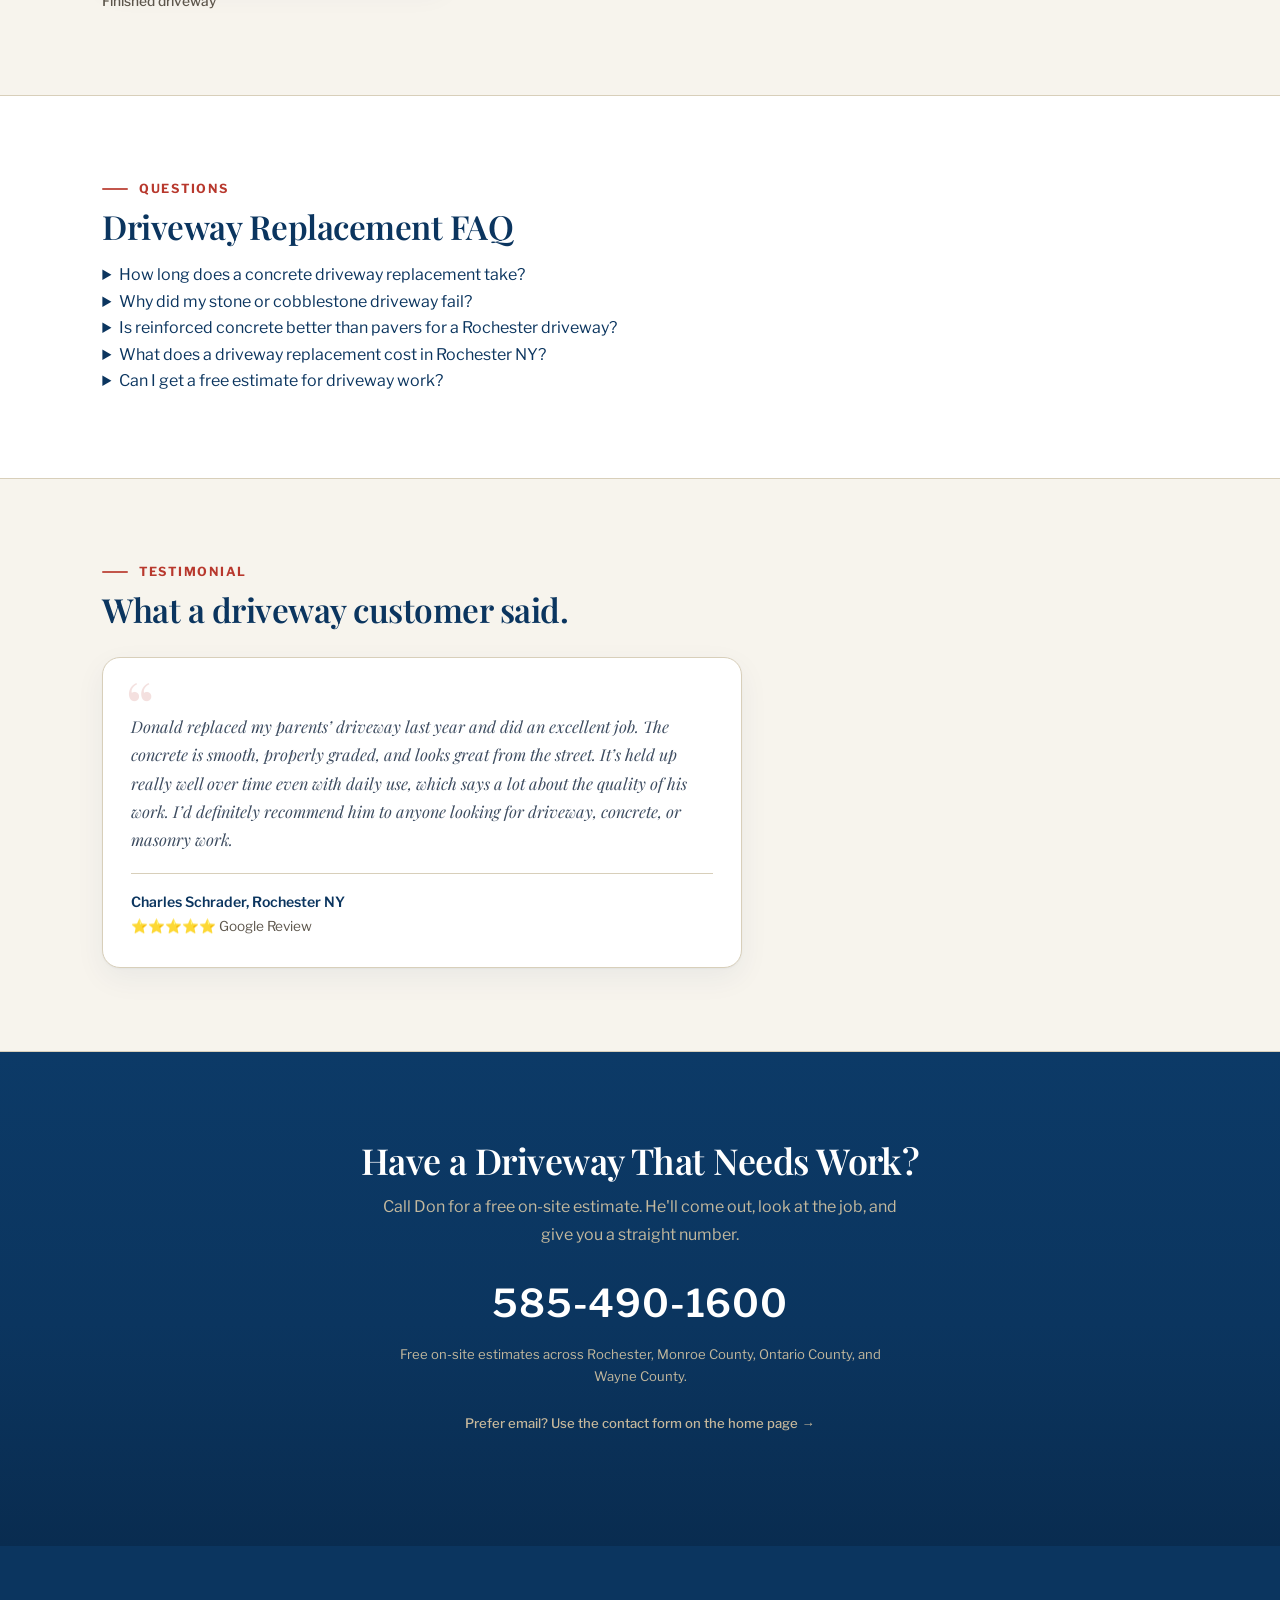
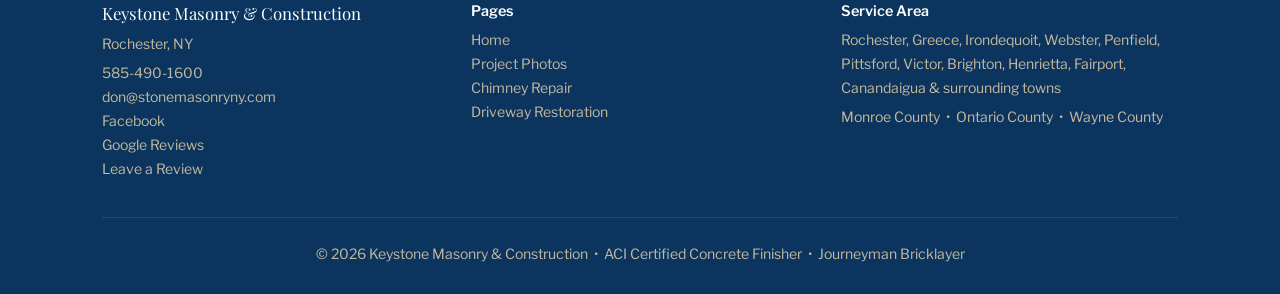
<file: driveway-restoration-rochester-ny.html>
﻿<!DOCTYPE html>
<html lang="en">
<head>
<meta charset="UTF-8" />
<meta name="viewport" content="width=device-width, initial-scale=1.0"/>
<meta name="theme-color" content="#b8382d"/>
<title>Driveway Restoration Rochester NY | Keystone Masonry</title>
<meta name="description" content="Concrete driveway replacement in Rochester NY with before, during, and after photos from a Monroe County project. Free estimates for driveway demo and replacement."/>
<meta name="robots" content="index,follow,max-image-preview:large"/>
<link rel="canonical" href="https://stonemasonryny.com/driveway-restoration-rochester-ny.html"/>
<link rel="icon" href="favicon.svg" type="image/svg+xml" />
<meta property="og:type" content="website"/>
<meta property="og:site_name" content="Keystone Masonry &amp; Construction"/>
<meta property="og:title" content="Driveway Restoration Rochester NY | Keystone Masonry"/>
<meta property="og:description" content="Concrete driveway replacement in Rochester NY with before, during, and after photos from a Monroe County project."/>
<meta property="og:image" content="https://stonemasonryny.com/images/driveway-broom-finish-completed-rochester-ny.jpeg"/>
<meta property="og:image:alt" content="Completed broom-finish concrete driveway by Keystone Masonry in Rochester NY"/>
<meta property="og:url" content="https://stonemasonryny.com/driveway-restoration-rochester-ny.html"/>
<meta name="twitter:card" content="summary_large_image"/>
<meta name="twitter:title" content="Driveway Restoration Rochester NY | Keystone Masonry"/>
<meta name="twitter:description" content="Concrete driveway replacement in Rochester NY with before, during, and after photos from a Monroe County project."/>
<meta name="twitter:image" content="https://stonemasonryny.com/images/driveway-broom-finish-completed-rochester-ny.jpeg"/>
<meta name="twitter:image:alt" content="Completed broom-finish concrete driveway by Keystone Masonry in Rochester NY"/>
<script src="site.js?v=3" defer></script>
<script type="application/ld+json">
{
  "@context": "https://schema.org",
  "@type": "Service",
  "name": "Concrete Driveway Restoration Rochester NY",
  "url": "https://stonemasonryny.com/driveway-restoration-rochester-ny.html",
  "image": "https://stonemasonryny.com/images/driveway-broom-finish-completed-rochester-ny.jpeg",
  "description": "Concrete driveway demolition and replacement in Rochester NY with failed stone and cobblestone drives removed and reinforced concrete installed with proper base prep and expansion joints.",
  "serviceType": "Concrete Driveway Restoration",
  "areaServed": [
    "Rochester NY",
    "Greece NY",
    "Irondequoit NY",
    "Webster NY",
    "Penfield NY",
    "Pittsford NY",
    "Victor NY",
    "Monroe County NY",
    "Ontario County NY",
    "Wayne County NY"
  ],
  "provider": {
    "@type": "HomeAndConstructionBusiness",
    "@id": "https://stonemasonryny.com/#business",
    "name": "Keystone Masonry & Construction",
    "image": "https://stonemasonryny.com/images/driveway-broom-finish-completed-rochester-ny.jpeg",
    "url": "https://stonemasonryny.com/",
    "telephone": "+15854901600",
    "email": "don@stonemasonryny.com",
    "founder": {
      "@type": "Person",
      "name": "Don DeManno",
      "jobTitle": "Owner / Master Mason"
    },
    "address": {
      "@type": "PostalAddress",
      "streetAddress": "1084 Lake Shore Boulevard",
      "addressLocality": "Irondequoit",
      "addressRegion": "NY",
      "postalCode": "14617",
      "addressCountry": "US"
    },
    "geo": {
      "@type": "GeoCoordinates",
      "latitude": 43.2309,
      "longitude": -77.5530
    }
  }
}
</script>
<script type="application/ld+json">
{
  "@context": "https://schema.org",
  "@type": "FAQPage",
  "mainEntity": [
    {
      "@type": "Question",
      "name": "How long does a concrete driveway replacement take?",
      "acceptedAnswer": {
        "@type": "Answer",
        "text": "Most residential driveway replacements take three to five days from demo to finished surface. That includes demolition, base prep, forming, pouring, finishing, and cutting control joints. Curing time adds a few more days before you can drive on it."
      }
    },
    {
      "@type": "Question",
      "name": "Why did my stone or cobblestone driveway fail?",
      "acceptedAnswer": {
        "@type": "Answer",
        "text": "Stone and cobblestone driveways fail in Rochester because the bedding shifts. Water works into every joint, freezes, expands, and heaves the surface. Rochester averages over 30 freeze-thaw cycles a year, so it compounds fast. Once stones start shifting, you're patching indefinitely while water keeps finding the foundation."
      }
    },
    {
      "@type": "Question",
      "name": "Is reinforced concrete better than pavers for a Rochester driveway?",
      "acceptedAnswer": {
        "@type": "Answer",
        "text": "For Rochester conditions, reinforced concrete on a proper sub-base is the most durable option. Wire mesh reinforcement and control joints let the slab handle freeze-thaw movement without breaking apart. Pavers can work, but they require ongoing maintenance as the bedding shifts through winter cycles."
      }
    },
    {
      "@type": "Question",
      "name": "What does a driveway replacement cost in Rochester NY?",
      "acceptedAnswer": {
        "@type": "Answer",
        "text": "Every driveway is different — size, access, demo scope, and base condition all affect the price. Don comes out, looks at the job, and gives you a straight number. The estimate is free and there's no pressure. Call 585-490-1600 to schedule."
      }
    },
    {
      "@type": "Question",
      "name": "Can I get a free estimate for driveway work?",
      "acceptedAnswer": {
        "@type": "Answer",
        "text": "Yes. Call 585-490-1600 and Don will come out, look at the driveway, and give you a clear scope of work and price. No charge, no obligation."
      }
    }
  ]
}
</script>
<link rel="preconnect" href="https://fonts.googleapis.com"/>
<link rel="preconnect" href="https://fonts.gstatic.com" crossorigin/>
<link href="https://fonts.googleapis.com/css2?family=Libre+Franklin:wght@400;500;600;700&family=Playfair+Display:ital,wght@0,400;0,500;0,600;0,700;1,400;1,600&display=swap" rel="stylesheet"/>
<link rel="stylesheet" href="subpage.css?v=3"/>
<script type="application/ld+json">
{
  "@context": "https://schema.org",
  "@type": "BreadcrumbList",
  "itemListElement": [
    {"@type": "ListItem", "position": 1, "name": "Home", "item": "https://stonemasonryny.com/"},
    {"@type": "ListItem", "position": 2, "name": "Masonry Projects Rochester NY", "item": "https://stonemasonryny.com/projects-rochester-ny.html"},
    {"@type": "ListItem", "position": 3, "name": "Concrete Driveway Restoration Rochester NY", "item": "https://stonemasonryny.com/driveway-restoration-rochester-ny.html"}
  ]
}
</script>
</head>
<body>
<a class="skip-link" href="#main-content">Skip to main content</a>

<!-- Nav -->
<nav class="nav" aria-label="Site navigation">
<a class="nav-brand" href="/"><svg class="nav-logo" viewBox="0 0 64 64" fill="none" aria-hidden="true"><path d="M32 6 50 20v28c0 5.5-4.5 10-10 10H24c-5.5 0-10-4.5-10-10V20Z" fill="#c8b99c"/><path d="M23 46V18h5v12L37 18h6l-9.5 12.5L43 46h-6L30 36l-2 2.8V46Z" fill="#0b355f"/></svg>Keystone Masonry &amp; Construction</a>
  <div class="nav-actions">
    <a class="nav-link" href="projects-rochester-ny.html">← All Projects</a>
    <a class="nav-call" href="tel:+15854901600">Call Don: 585-490-1600</a>
  </div>
</nav>

<!-- Main content -->
<main id="main-content">

<!-- Page header -->
<header class="page-header">
  <p class="page-eyebrow">Project — Monroe County</p>
  <h1 class="page-title">Concrete Driveway Restoration in Rochester NY</h1>
  <p class="page-intro">
    Failed stone and cobblestone driveway — freeze-thaw heaving had made it a liability.
    Don DeManno demolished and removed the existing surface, prepped a proper base with wire mesh reinforcement,
    and poured new reinforced concrete with expansion joints cut throughout.
    Before, during, and after photos below from a Rochester-area project representative of the driveway work we take on in Greece, Irondequoit, Webster, Penfield, and nearby Monroe County towns.
  </p>
  <div class="page-header-actions">
    <a class="btn" href="tel:+15854901600">Call for a Free Estimate</a>
    <a class="header-link" href="projects-rochester-ny.html">See all project photos →</a>
  </div>
</header>

<!-- Before / During / After -->
<section>
  <div class="photo-grid">

    <div class="photo-card">
      <picture>
        <source srcset="images/cobblestone-driveway-damage-before-demo-rochester-ny-640.webp 640w, images/cobblestone-driveway-damage-before-demo-rochester-ny.webp 900w" sizes="(max-width: 560px) 88vw, (max-width: 900px) 42vw, 600px" type="image/webp">
        <img data-full-src="images/cobblestone-driveway-damage-before-demo-rochester-ny.webp" src="images/cobblestone-driveway-damage-before-demo-rochester-ny.jpeg"
             alt="Failed cobblestone and flagstone driveway before removal — Monroe County Rochester NY"
             loading="eager"
             width="900"
             height="1200"
             fetchpriority="high">
      </picture>
      <p class="photo-phase">Before</p>
      <p class="photo-label">Heaved stone and freeze-thaw damage — before demo</p>
    </div>

    <div class="photo-card">
      <picture>
        <source srcset="images/driveway-wire-mesh-before-concrete-pour-rochester-ny-640.webp 640w, images/driveway-wire-mesh-before-concrete-pour-rochester-ny.webp 900w" sizes="(max-width: 560px) 88vw, (max-width: 900px) 42vw, 600px" type="image/webp">
        <img data-full-src="images/driveway-wire-mesh-before-concrete-pour-rochester-ny.webp" src="images/driveway-wire-mesh-before-concrete-pour-rochester-ny.jpeg"
             alt="Wire mesh reinforcement grid laid before concrete pour — Keystone Masonry Rochester NY"
             width="900"
             height="1200"
             loading="lazy">
      </picture>
      <p class="photo-phase">During</p>
      <p class="photo-label">Base prepped — wire mesh reinforcement laid before pour</p>
    </div>

    <div class="photo-card">
      <picture>
        <source srcset="images/driveway-broom-finish-completed-rochester-ny-640.webp 640w, images/driveway-broom-finish-completed-rochester-ny.webp 900w" sizes="(max-width: 560px) 88vw, (max-width: 900px) 42vw, 600px" type="image/webp">
        <img data-full-src="images/driveway-broom-finish-completed-rochester-ny.webp" src="images/driveway-broom-finish-completed-rochester-ny.jpeg"
             alt="Completed broom-finish concrete driveway — Keystone Masonry Rochester NY"
             width="900"
             height="1200"
             loading="lazy">
      </picture>
      <p class="photo-phase">After</p>
      <p class="photo-label">Broom-finish concrete — clean finish, expansion joints cut</p>
    </div>

  </div>
</section>

<!-- Why concrete holds up -->
<section>
  <div class="prose">
    <h2>Why Stone Fails and Concrete Holds Up in Rochester</h2>
    <p>
      Stone and cobblestone driveways fail in Rochester for one reason: the bedding underneath shifts. Over 30 freeze-thaw cycles a year work water into every crack and joint — it freezes, expands, and heaves the surface. Once it starts, you're patching individual stones indefinitely while water keeps finding its way toward the foundation.
    </p>
    <p>
      This job was a full replacement. We demolished and removed the existing surface down to grade, compacted a gravel sub-base, set wire mesh reinforcement on chairs so it rides in the middle of the slab, and poured reinforced concrete. Control joints were cut throughout to control where the slab moves. The result is a surface that handles what Rochester winters throw at it — without the maintenance that stone requires.
    </p>
  </div>
</section>

<!-- Additional project photos -->
<section class="section-alt">
  <p class="section-intro">Additional photos from the project showing demo, base work, and the finished surface.</p>
  <div class="photo-grid-wide">

    <div class="photo-card">
      <picture>
        <source srcset="images/driveway-demolition-stone-removal-rochester-ny-640.webp 640w, images/driveway-demolition-stone-removal-rochester-ny.webp 900w" sizes="(max-width: 560px) 88vw, (max-width: 900px) 42vw, 600px" type="image/webp">
        <img data-full-src="images/driveway-demolition-stone-removal-rochester-ny.webp" src="images/driveway-demolition-stone-removal-rochester-ny.jpeg"
             alt="Driveway demolition — existing stone surface broken up and removed, Rochester NY"
             width="900"
             height="1200"
             loading="lazy">
      </picture>
      <p class="photo-label">Demolition and removal of existing surface</p>
    </div>

    <div class="photo-card">
      <picture>
        <source srcset="images/driveway-gravel-base-prep-rochester-ny-640.webp 640w, images/driveway-gravel-base-prep-rochester-ny.webp 900w" sizes="(max-width: 560px) 88vw, (max-width: 900px) 42vw, 600px" type="image/webp">
        <img data-full-src="images/driveway-gravel-base-prep-rochester-ny.webp" src="images/driveway-gravel-base-prep-rochester-ny.jpeg"
             alt="Gravel sub-base compacted and leveled before concrete pour — Keystone Masonry Rochester NY"
             width="900"
             height="1200"
             loading="lazy">
      </picture>
      <p class="photo-label">Base preparation</p>
    </div>

    <div class="photo-card">
      <picture>
        <source srcset="images/driveway-excavation-grading-rochester-ny-640.webp 640w, images/driveway-excavation-grading-rochester-ny.webp 900w" sizes="(max-width: 560px) 88vw, (max-width: 900px) 42vw, 600px" type="image/webp">
        <img data-full-src="images/driveway-excavation-grading-rochester-ny.webp" src="images/driveway-excavation-grading-rochester-ny.jpeg"
             alt="Excavation and sub-base grading in progress — concrete driveway Rochester NY"
             width="900"
             height="1200"
             loading="lazy">
      </picture>
      <p class="photo-label">Excavation and grading</p>
    </div>

    <div class="photo-card">
      <picture>
        <source srcset="images/driveway-forms-set-subbase-compacted-rochester-ny-640.webp 640w, images/driveway-forms-set-subbase-compacted-rochester-ny.webp 900w" sizes="(max-width: 560px) 88vw, (max-width: 900px) 42vw, 600px" type="image/webp">
        <img data-full-src="images/driveway-forms-set-subbase-compacted-rochester-ny.webp" src="images/driveway-forms-set-subbase-compacted-rochester-ny.jpeg"
             alt="Forms set and sub-base compacted, ready for reinforcement — Monroe County NY"
             width="900"
             height="1200"
             loading="lazy">
      </picture>
      <p class="photo-label">Forms set, ready for reinforcement</p>
    </div>

    <div class="photo-card">
      <picture>
        <source srcset="images/driveway-wire-mesh-reinforcement-forms-rochester-ny-640.webp 640w, images/driveway-wire-mesh-reinforcement-forms-rochester-ny.webp 900w" sizes="(max-width: 560px) 88vw, (max-width: 900px) 42vw, 600px" type="image/webp">
        <img data-full-src="images/driveway-wire-mesh-reinforcement-forms-rochester-ny.webp" src="images/driveway-wire-mesh-reinforcement-forms-rochester-ny.jpeg"
             alt="Reinforced concrete driveway form work with wire mesh grid — Keystone Masonry Rochester NY"
             width="900"
             height="1200"
             loading="lazy">
      </picture>
      <p class="photo-label">Wire mesh reinforcement in forms</p>
    </div>

    <div class="photo-card">
      <picture>
        <source srcset="images/driveway-concrete-pour-progress-rochester-ny-640.webp 640w, images/driveway-concrete-pour-progress-rochester-ny.webp 900w" sizes="(max-width: 560px) 88vw, (max-width: 900px) 42vw, 600px" type="image/webp">
        <img data-full-src="images/driveway-concrete-pour-progress-rochester-ny.webp" src="images/driveway-concrete-pour-progress-rochester-ny.jpeg"
             alt="Fresh concrete pour in progress, residential driveway — Rochester NY"
             width="900"
             height="1200"
             loading="lazy">
      </picture>
      <p class="photo-label">Concrete pour in progress</p>
    </div>

    <div class="photo-card">
      <picture>
        <source srcset="images/driveway-broom-finish-applied-rochester-ny-640.webp 640w, images/driveway-broom-finish-applied-rochester-ny.webp 900w" sizes="(max-width: 560px) 88vw, (max-width: 900px) 42vw, 600px" type="image/webp">
        <img data-full-src="images/driveway-broom-finish-applied-rochester-ny.webp" src="images/driveway-broom-finish-applied-rochester-ny.jpeg"
             alt="Broom finish applied to new concrete driveway — Keystone Masonry Rochester NY"
             width="900"
             height="1200"
             loading="lazy">
      </picture>
      <p class="photo-label">Broom finish applied</p>
    </div>

    <div class="photo-card">
      <picture>
        <source srcset="images/driveway-surface-texture-detail-rochester-ny-640.webp 640w, images/driveway-surface-texture-detail-rochester-ny.webp 900w" sizes="(max-width: 560px) 88vw, (max-width: 900px) 42vw, 600px" type="image/webp">
        <img data-full-src="images/driveway-surface-texture-detail-rochester-ny.webp" src="images/driveway-surface-texture-detail-rochester-ny.jpeg"
             alt="Concrete driveway surface texture detail during finishing — Rochester NY"
             width="900"
             height="1200"
             loading="lazy">
      </picture>
      <p class="photo-label">Surface texture detail</p>
    </div>

    <div class="photo-card">
      <picture>
        <source srcset="images/driveway-expansion-joints-cut-rochester-ny-640.webp 640w, images/driveway-expansion-joints-cut-rochester-ny.webp 900w" sizes="(max-width: 560px) 88vw, (max-width: 900px) 42vw, 600px" type="image/webp">
        <img data-full-src="images/driveway-expansion-joints-cut-rochester-ny.webp" src="images/driveway-expansion-joints-cut-rochester-ny.jpeg"
             alt="Concrete driveway finishing stage, expansion joints cut — Keystone Masonry Rochester NY"
             width="900"
             height="1200"
             loading="lazy">
      </picture>
      <p class="photo-label">Expansion joints cut</p>
    </div>

    <div class="photo-card">
      <picture>
        <source srcset="images/driveway-nearly-complete-curing-rochester-ny-640.webp 640w, images/driveway-nearly-complete-curing-rochester-ny.webp 900w" sizes="(max-width: 560px) 88vw, (max-width: 900px) 42vw, 600px" type="image/webp">
        <img data-full-src="images/driveway-nearly-complete-curing-rochester-ny.webp" src="images/driveway-nearly-complete-curing-rochester-ny.jpeg"
             alt="Concrete driveway nearly complete, curing — Keystone Masonry Rochester NY"
             width="900"
             height="1200"
             loading="lazy">
      </picture>
      <p class="photo-label">Nearly complete</p>
    </div>

    <div class="photo-card">
      <picture>
        <source srcset="images/driveway-completed-concrete-surface-rochester-ny-640.webp 640w, images/driveway-completed-concrete-surface-rochester-ny.webp 900w" sizes="(max-width: 560px) 88vw, (max-width: 900px) 42vw, 600px" type="image/webp">
        <img data-full-src="images/driveway-completed-concrete-surface-rochester-ny.webp" src="images/driveway-completed-concrete-surface-rochester-ny.jpeg"
             alt="Completed reinforced concrete driveway — Keystone Masonry Rochester NY"
             width="900"
             height="1200"
             loading="lazy">
      </picture>
      <p class="photo-label">Completed surface</p>
    </div>

    <div class="photo-card">
      <picture>
        <source srcset="images/driveway-finished-detail-rochester-ny-640.webp 640w, images/driveway-finished-detail-rochester-ny.webp 900w" sizes="(max-width: 560px) 88vw, (max-width: 900px) 42vw, 600px" type="image/webp">
        <img data-full-src="images/driveway-finished-detail-rochester-ny.webp" src="images/driveway-finished-detail-rochester-ny.jpeg"
             alt="Finished concrete driveway with clean broom-finish texture — Rochester NY"
             width="900"
             height="1200"
             loading="lazy">
      </picture>
      <p class="photo-label">Finished detail</p>
    </div>

    <div class="photo-card">
      <picture>
        <source srcset="images/driveway-finished-street-view-rochester-ny-640.webp 640w, images/driveway-finished-street-view-rochester-ny.webp 900w" sizes="(max-width: 560px) 88vw, (max-width: 900px) 42vw, 600px" type="image/webp">
        <img data-full-src="images/driveway-finished-street-view-rochester-ny.webp" src="images/driveway-finished-street-view-rochester-ny.jpeg"
             alt="Finished concrete driveway from street view — Keystone Masonry Rochester NY"
             width="900"
             height="1200"
             loading="lazy">
      </picture>
      <p class="photo-label">Finished driveway</p>
    </div>

  </div>
</section>

<!-- FAQ -->
<section class="faq-section">
  <p class="section-eyebrow">Questions</p>
  <h2 class="section-title">Driveway Replacement FAQ</h2>
  <div class="faq-list">
    <details>
      <summary>How long does a concrete driveway replacement take?</summary>
      <p class="faq-answer">
        Most residential driveway replacements take three to five days from demo to finished surface. That includes demolition, base prep, forming, pouring, finishing, and cutting control joints. Curing time adds a few more days before you can drive on it.
      </p>
    </details>
    <details>
      <summary>Why did my stone or cobblestone driveway fail?</summary>
      <p class="faq-answer">
        Stone and cobblestone driveways fail in Rochester because the bedding shifts. Water works into every joint, freezes, expands, and heaves the surface. Rochester averages over 30 freeze-thaw cycles a year, so it compounds fast. Once stones start shifting, you're patching indefinitely while water keeps finding the foundation.
      </p>
    </details>
    <details>
      <summary>Is reinforced concrete better than pavers for a Rochester driveway?</summary>
      <p class="faq-answer">
        For Rochester conditions, reinforced concrete on a proper sub-base is the most durable option. Wire mesh reinforcement and control joints let the slab handle freeze-thaw movement without breaking apart. Pavers can work, but they require ongoing maintenance as the bedding shifts through winter cycles.
      </p>
    </details>
    <details>
      <summary>What does a driveway replacement cost in Rochester NY?</summary>
      <p class="faq-answer">
        Every driveway is different — size, access, demo scope, and base condition all affect the price. Don comes out, looks at the job, and gives you a straight number. The estimate is free and there's no pressure. Call 585-490-1600 to schedule.
      </p>
    </details>
    <details>
      <summary>Can I get a free estimate for driveway work?</summary>
      <p class="faq-answer">
        Yes. Call 585-490-1600 and Don will come out, look at the driveway, and give you a clear scope of work and price. No charge, no obligation.
      </p>
    </details>
  </div>
</section>

<!-- Testimonial -->
<section class="section-alt">
  <p class="section-eyebrow">Testimonial</p>
  <h2 class="section-title">What a driveway customer said.</h2>
  <article class="testimonial-card">
    <p class="testimonial-text">
      Donald replaced my parents&rsquo; driveway last year and did an excellent job. The concrete is smooth, properly graded, and looks great from the street. It&rsquo;s held up really well over time even with daily use, which says a lot about the quality of his work. I&rsquo;d definitely recommend him to anyone looking for driveway, concrete, or masonry work.
    </p>
    <p class="testimonial-byline">Charles Schrader, Rochester NY<span>⭐⭐⭐⭐⭐ Google Review</span></p>
  </article>
</section>

<!-- CTA -->
<section class="cta-section">
  <h2>Have a Driveway That Needs Work?</h2>
  <p>Call Don for a free on-site estimate. He'll come out, look at the job, and give you a straight number.</p>
  <a class="cta-phone" href="tel:+15854901600">585-490-1600</a>
  <p class="cta-note">Free on-site estimates across Rochester, Monroe County, Ontario County, and Wayne County.</p>
<p class="cta-note"><a class="header-link" href="/#contact">Prefer email? Use the contact form on the home page →</a></p>
</section>

</main>

<!-- Footer -->
<footer class="footer">
  <div class="footer__inner">
    <div class="footer__col">
      <p class="footer__brand">Keystone Masonry &amp; Construction</p>
      <p>Rochester, NY</p>
      <p><a href="tel:+15854901600">585-490-1600</a><br /><a href="mailto:don@stonemasonryny.com">don@stonemasonryny.com</a><br /><a href="https://www.facebook.com/keystonemasonryny" target="_blank" rel="noopener noreferrer">Facebook</a><br /><a href="https://maps.google.com/?cid=14463472698169692757" target="_blank" rel="noopener noreferrer">Google Reviews</a><br /><a href="https://g.page/r/CVUS98jJk7jIEAI/review" target="_blank" rel="noopener noreferrer">Leave a Review</a></p>
    </div>
    <div class="footer__col">
      <p class="footer__heading">Pages</p>
<p><a href="/">Home</a><br />
      <a href="projects-rochester-ny.html">Project Photos</a><br />
      <a href="chimney-repair-rochester-ny.html">Chimney Repair</a><br />
      <a href="driveway-restoration-rochester-ny.html">Driveway Restoration</a></p>
    </div>
    <div class="footer__col">
      <p class="footer__heading">Service Area</p>
      <p>Rochester, Greece, Irondequoit, Webster, Penfield, Pittsford, Victor, Brighton, Henrietta, Fairport, Canandaigua &amp; surrounding towns</p>
      <p>Monroe County &nbsp;&bull;&nbsp; Ontario County &nbsp;&bull;&nbsp; Wayne County</p>
    </div>
  </div>
  <div class="footer__bottom">
    <p>&copy; <span id="current-year"></span> Keystone Masonry &amp; Construction &nbsp;&bull;&nbsp; ACI Certified Concrete Finisher &nbsp;&bull;&nbsp; Journeyman Bricklayer</p>
  </div>
</footer>
<div class="mobile-call-bar">
  <a href="tel:+15854901600">Call Don for a Free Estimate</a>
</div>

</body>
</html>
</file>
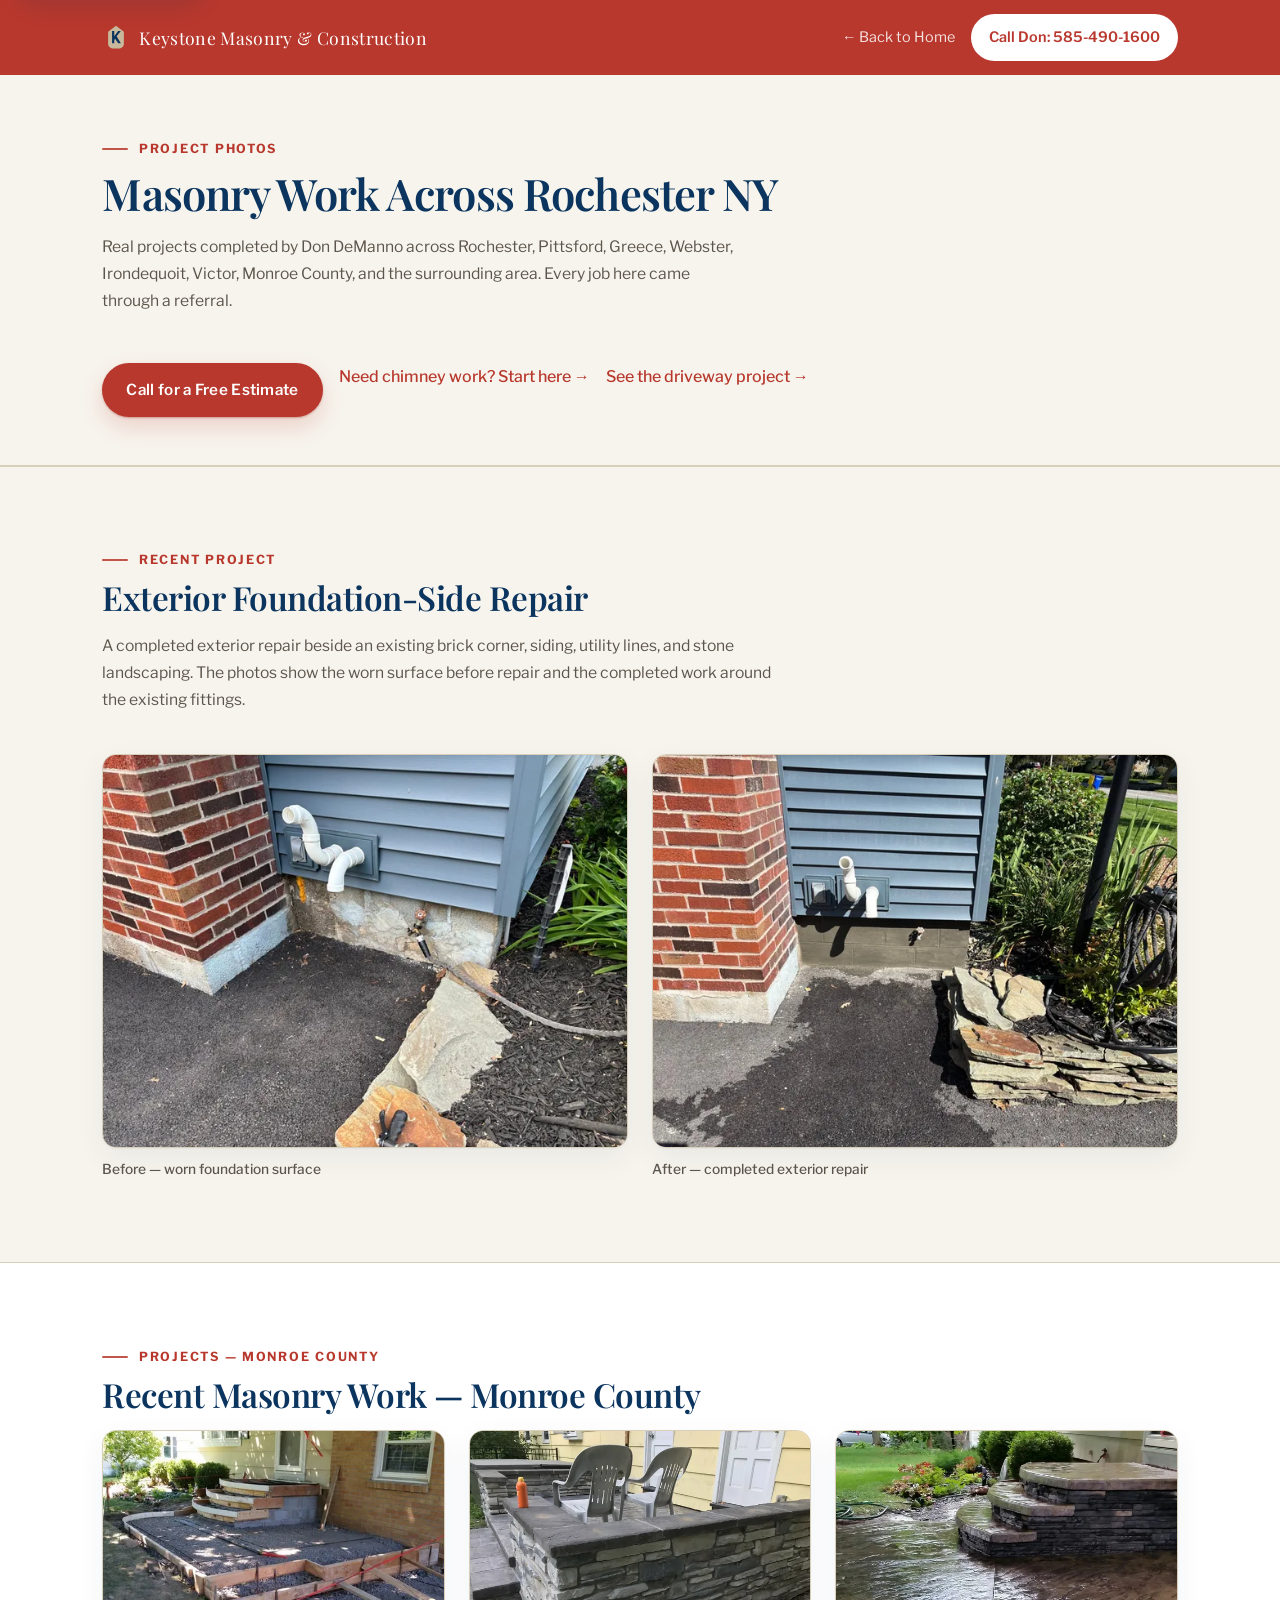
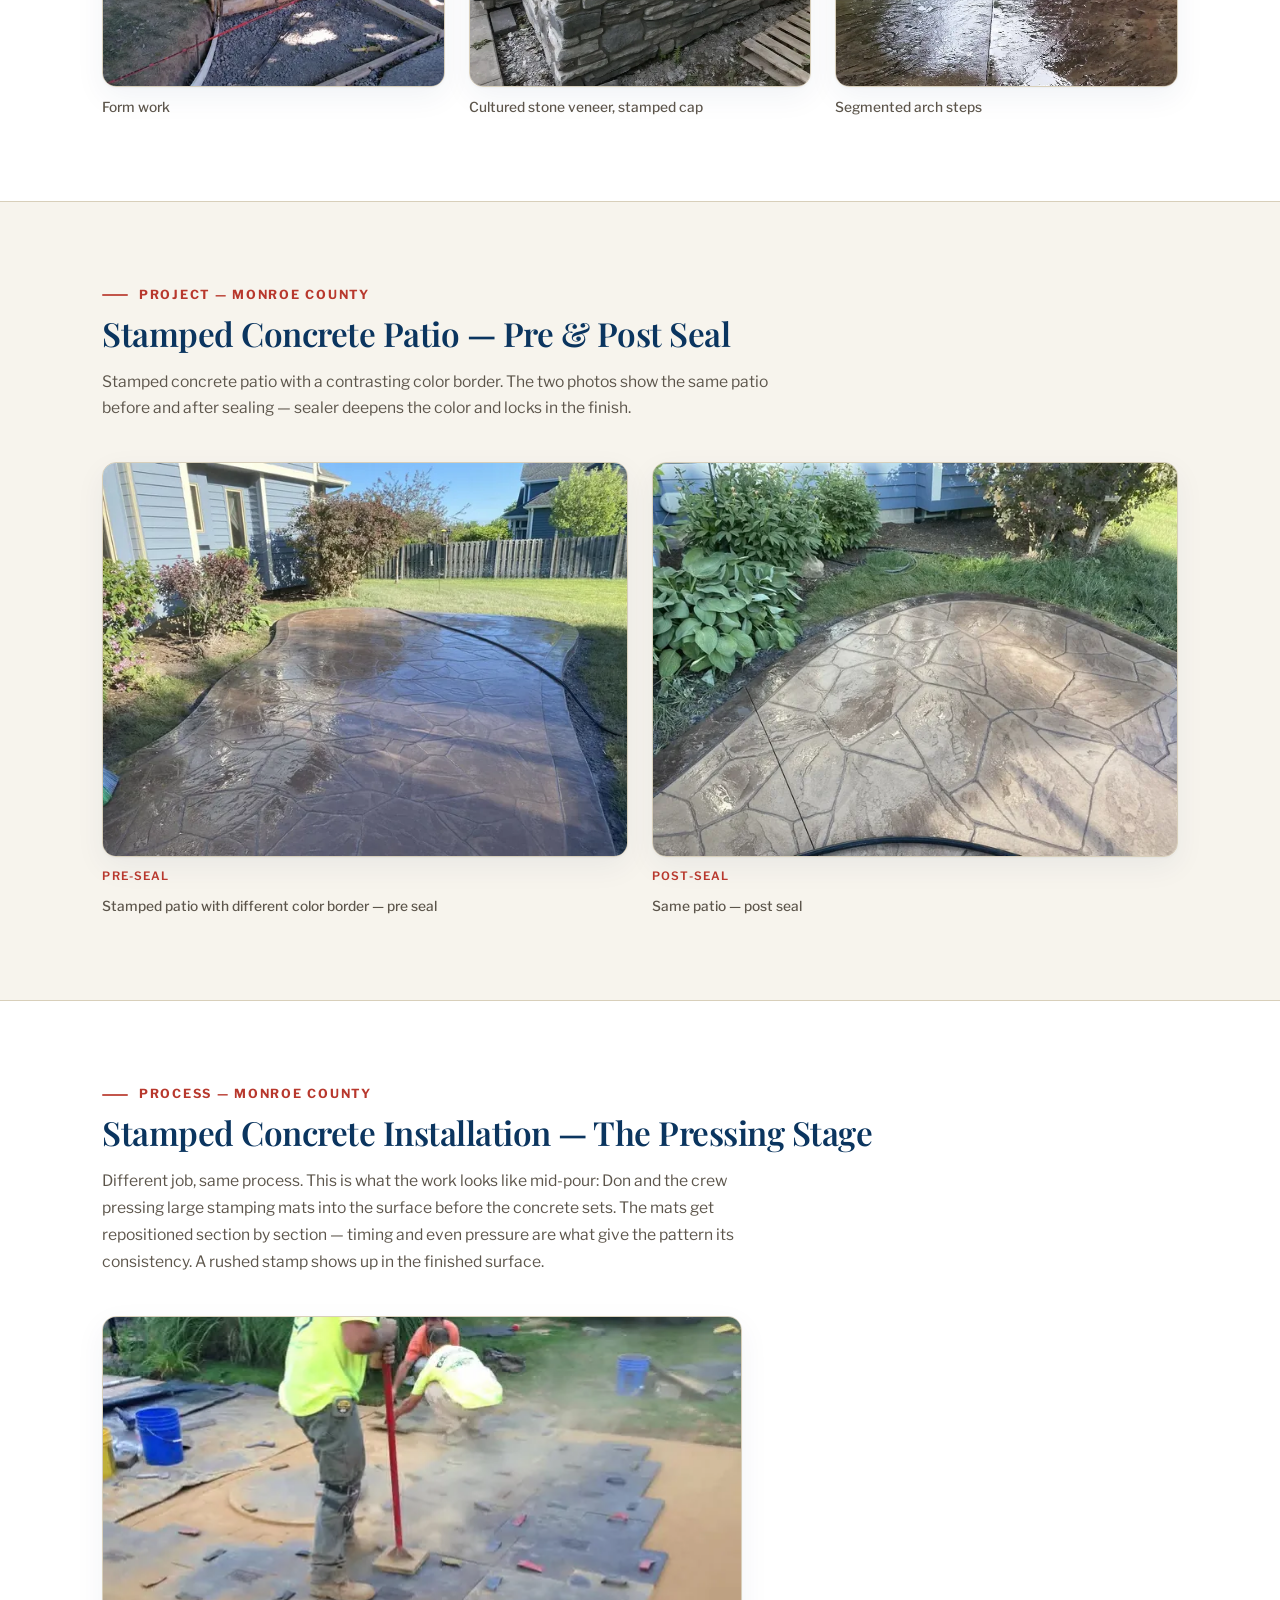
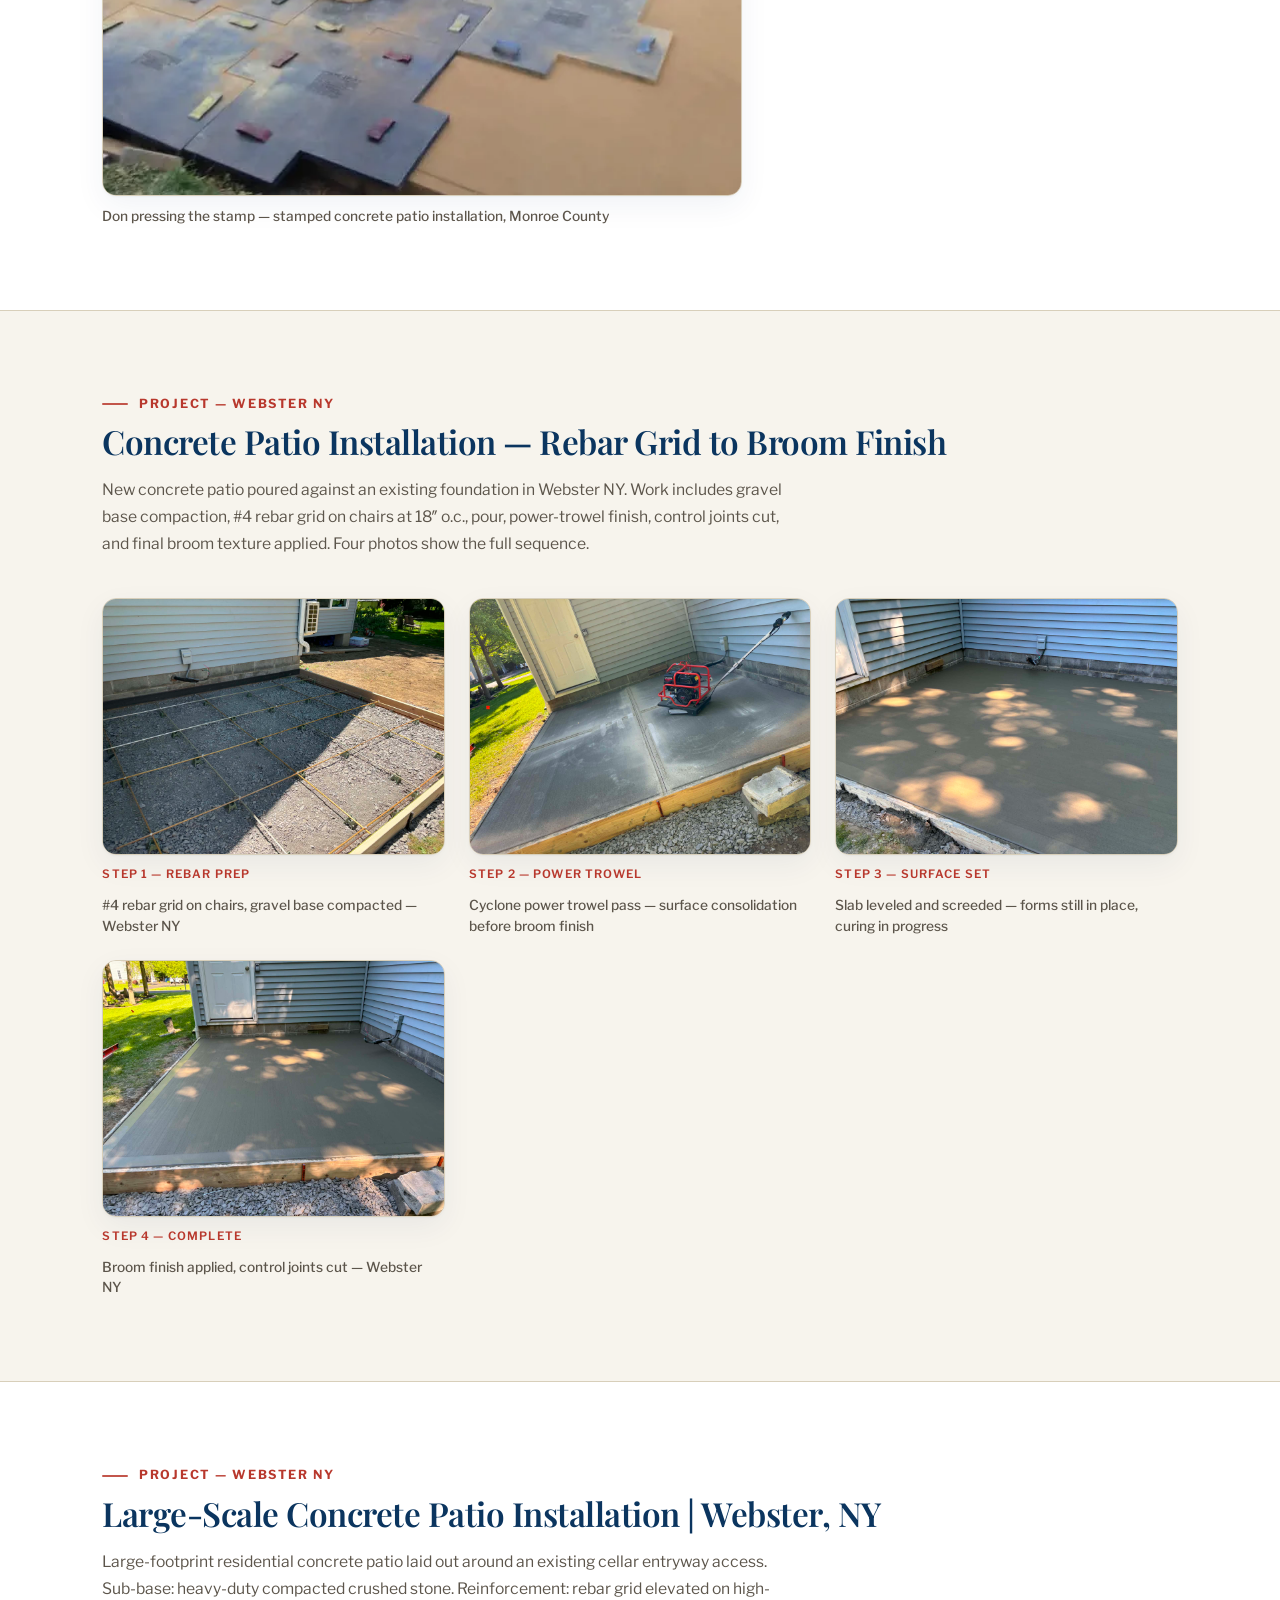
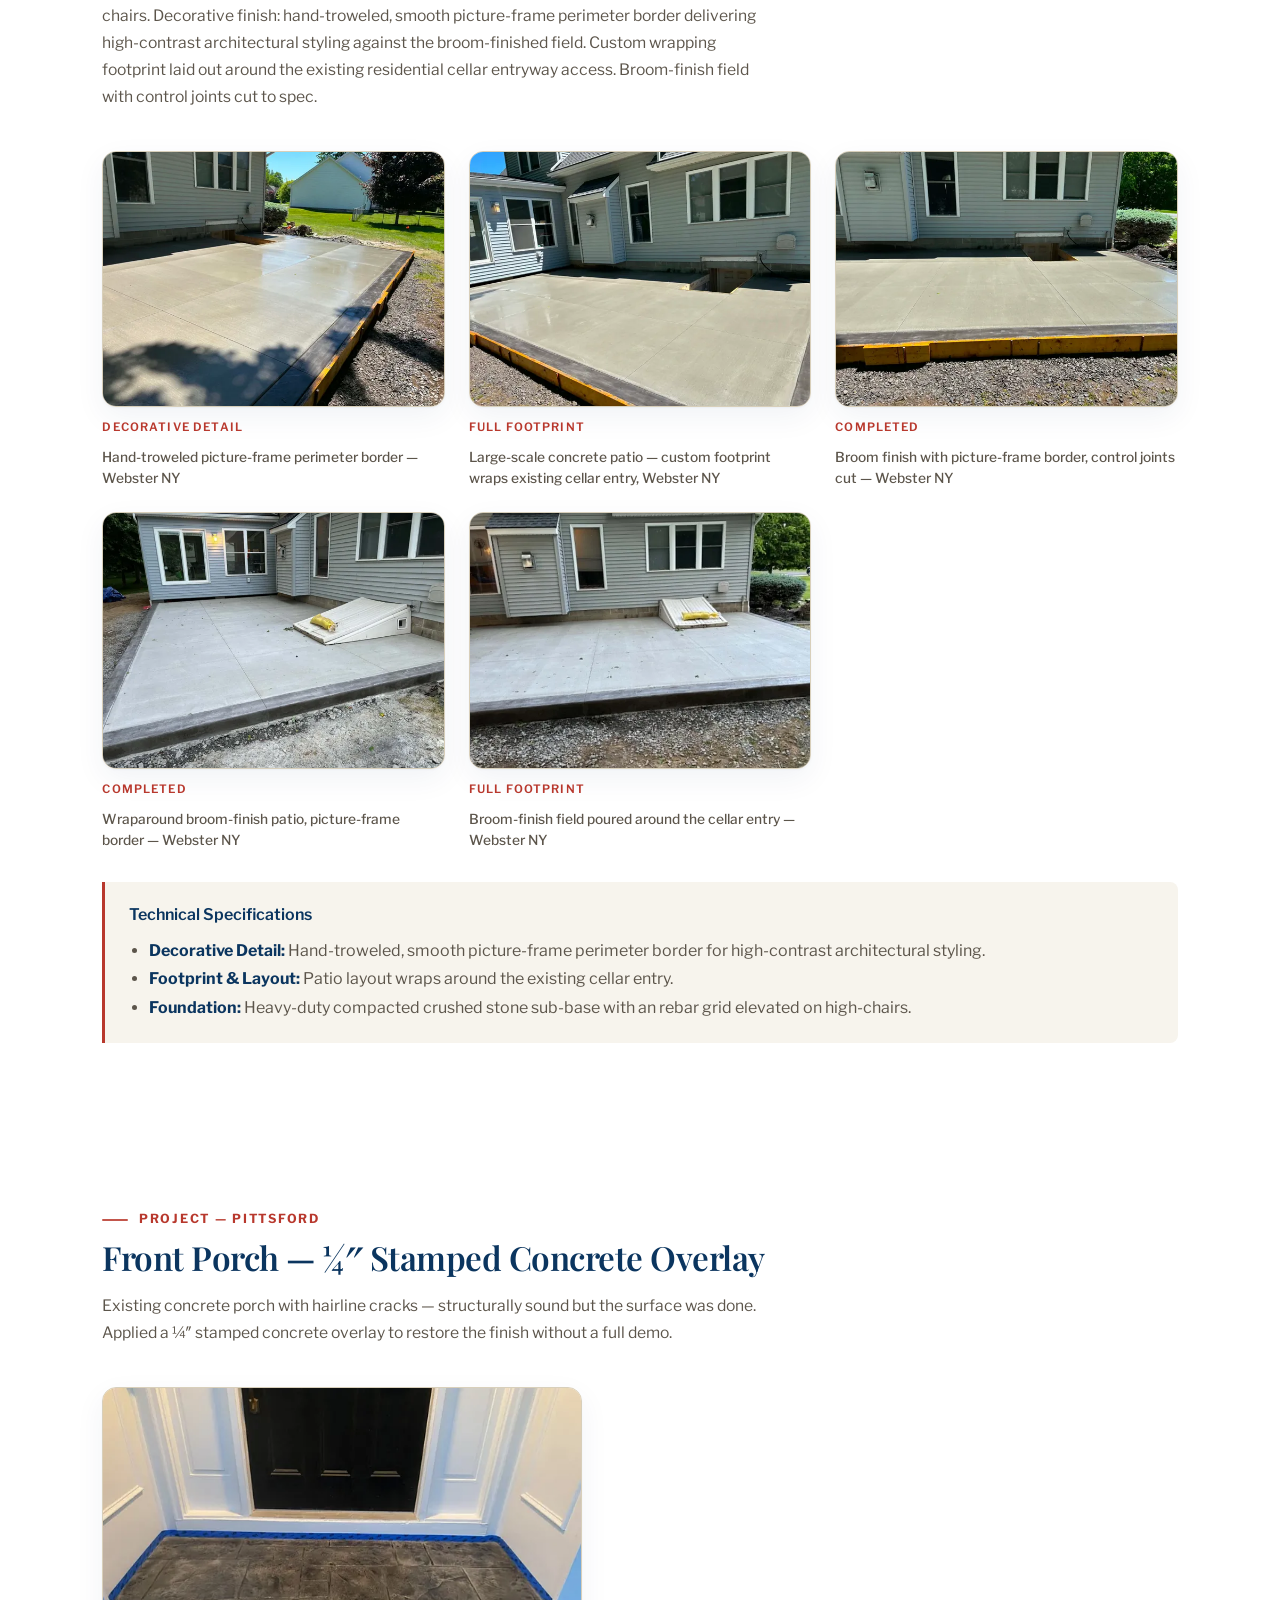
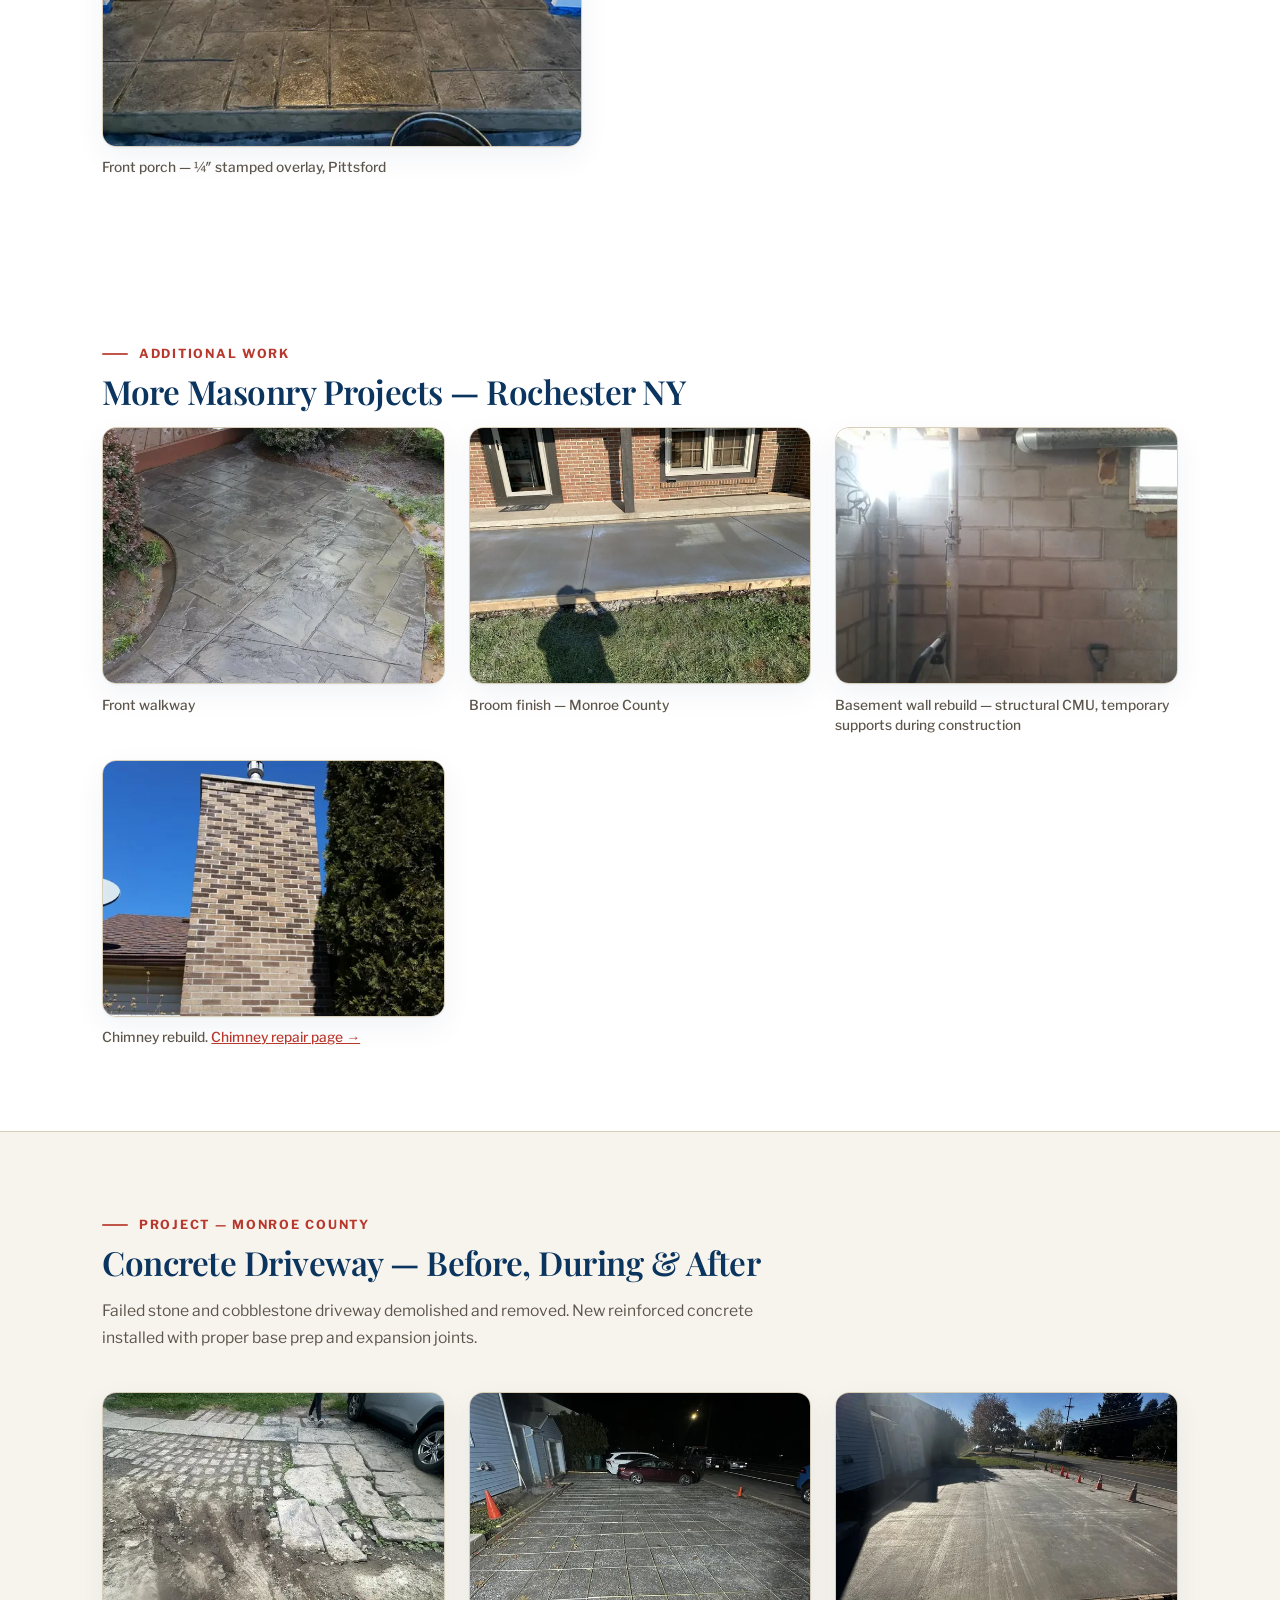
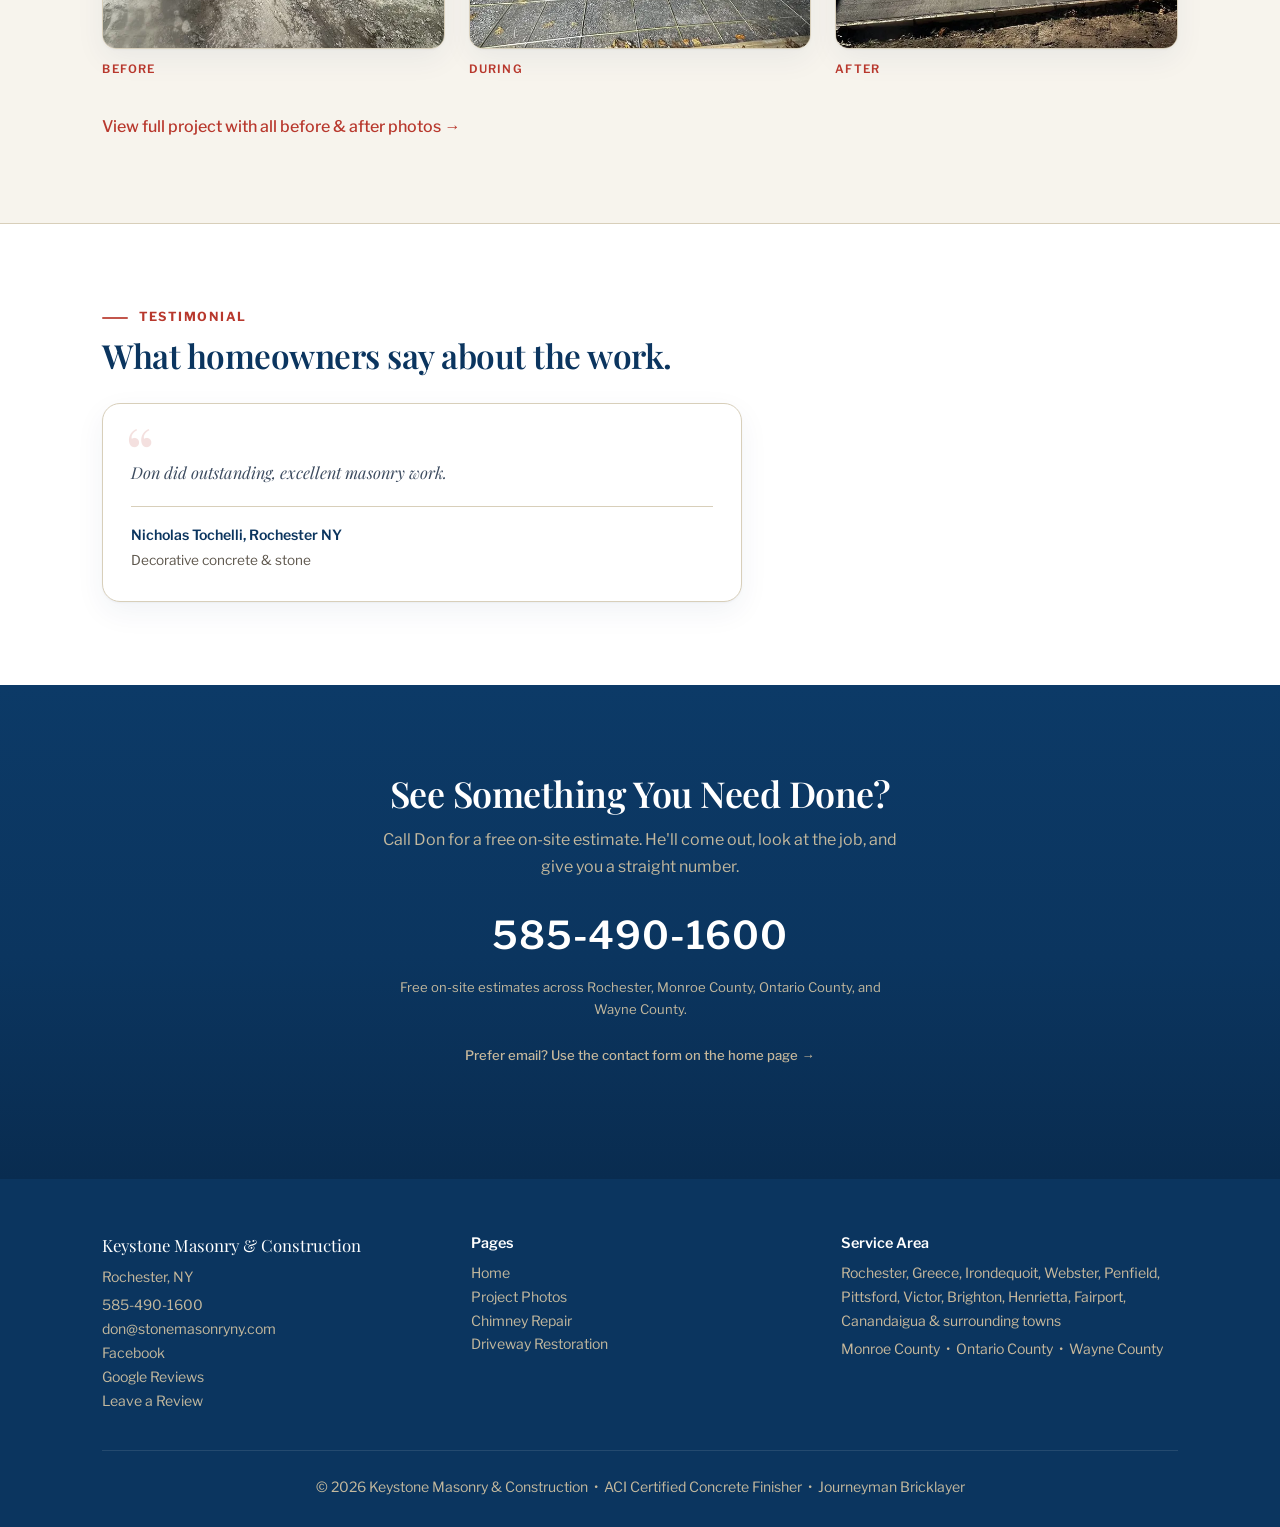
<file: projects-rochester-ny.html>
<!DOCTYPE html>
<html lang="en">
<head>
<meta charset="UTF-8" />
<meta name="viewport" content="width=device-width, initial-scale=1.0"/>
<meta name="theme-color" content="#b8382d"/>
<title>Masonry Projects Rochester NY | Keystone Masonry</title>
<meta name="description" content="Project photos of patios, walkways, chimney work, driveways, and masonry repairs completed across Rochester and nearby Monroe County towns."/>
<meta name="robots" content="index,follow,max-image-preview:large"/>
<link rel="canonical" href="https://stonemasonryny.com/projects-rochester-ny.html"/>
<link rel="icon" href="favicon.svg" type="image/svg+xml" />
<meta property="og:type" content="website"/>
<meta property="og:site_name" content="Keystone Masonry &amp; Construction"/>
<meta property="og:title" content="Masonry Projects Rochester NY | Keystone Masonry"/>
<meta property="og:description" content="Project photos of patios, walkways, chimney work, driveways, and masonry repairs completed across Rochester and nearby Monroe County towns."/>
<meta property="og:image" content="https://stonemasonryny.com/images/stamped-patio.jpg"/>
<meta property="og:image:alt" content="Stamped concrete patio project by Keystone Masonry in Rochester NY"/>
<meta property="og:url" content="https://stonemasonryny.com/projects-rochester-ny.html"/>
<meta name="twitter:card" content="summary_large_image"/>
<meta name="twitter:title" content="Masonry Projects Rochester NY | Keystone Masonry"/>
<meta name="twitter:description" content="Project photos of patios, walkways, chimney work, driveways, and masonry repairs completed across Rochester and nearby Monroe County towns."/>
<meta name="twitter:image" content="https://stonemasonryny.com/images/stamped-patio.jpg"/>
<meta name="twitter:image:alt" content="Stamped concrete patio project by Keystone Masonry in Rochester NY"/>
<script src="site.js?v=3" defer></script>
<script type="application/ld+json">
{
  "@context": "https://schema.org",
  "@type": "HomeAndConstructionBusiness",
  "@id": "https://stonemasonryny.com/#business",
  "name": "Keystone Masonry & Construction",
  "description": "Masonry contractor serving Rochester NY with patios, walkways, chimney repair, brick and stone work, and structural masonry.",
  "image": "https://stonemasonryny.com/images/stamped-patio.jpg",
  "url": "https://stonemasonryny.com/",
  "telephone": "+15854901600",
  "email": "don@stonemasonryny.com",
  "founder": {
    "@type": "Person",
    "name": "Don DeManno",
    "jobTitle": "Owner / Master Mason"
  },
  "address": {
    "@type": "PostalAddress",
    "streetAddress": "1084 Lake Shore Boulevard",
    "addressLocality": "Irondequoit",
    "addressRegion": "NY",
    "postalCode": "14617",
    "addressCountry": "US"
  },
  "geo": {
    "@type": "GeoCoordinates",
    "latitude": 43.2309,
    "longitude": -77.5530
  },
  "areaServed": [
    "Rochester NY",
    "Greece NY",
    "Irondequoit NY",
    "Webster NY",
    "Penfield NY",
    "Pittsford NY",
    "Victor NY",
    "Monroe County NY",
    "Ontario County NY",
    "Wayne County NY"
  ]
}
</script>
<link rel="preconnect" href="https://fonts.googleapis.com"/>
<link rel="preconnect" href="https://fonts.gstatic.com" crossorigin/>
<link href="https://fonts.googleapis.com/css2?family=Libre+Franklin:wght@400;500;600;700&family=Playfair+Display:ital,wght@0,400;0,500;0,600;0,700;1,400;1,600&display=swap" rel="stylesheet"/>
<script type="application/ld+json">
{
  "@context": "https://schema.org",
  "@type": "CollectionPage",
  "name": "Masonry Projects Rochester NY",
  "url": "https://stonemasonryny.com/projects-rochester-ny.html",
  "description": "Project gallery featuring masonry work across Rochester NY including patios, walkways, chimney work, stone veneer, and structural masonry.",
  "image": "https://stonemasonryny.com/images/stamped-patio.jpg",
  "about": {
    "@type": "HomeAndConstructionBusiness",
    "@id": "https://stonemasonryny.com/#business",
    "name": "Keystone Masonry & Construction"
  }
}
</script>
<script type="application/ld+json">
{
  "@context": "https://schema.org",
  "@type": "BreadcrumbList",
  "itemListElement": [
    {"@type": "ListItem", "position": 1, "name": "Home", "item": "https://stonemasonryny.com/"},
    {"@type": "ListItem", "position": 2, "name": "Masonry Projects Rochester NY", "item": "https://stonemasonryny.com/projects-rochester-ny.html"}
  ]
}
</script>
<link rel="stylesheet" href="subpage.css?v=3"/>
</head>
<body>
<a class="skip-link" href="#main-content">Skip to main content</a>

<!-- ─── Nav ──────────────────────────────────────────────────────── -->
<nav class="nav" aria-label="Site navigation">
<a class="nav-brand" href="/"><svg class="nav-logo" viewBox="0 0 64 64" fill="none" aria-hidden="true"><path d="M32 6 50 20v28c0 5.5-4.5 10-10 10H24c-5.5 0-10-4.5-10-10V20Z" fill="#c8b99c"/><path d="M23 46V18h5v12L37 18h6l-9.5 12.5L43 46h-6L30 36l-2 2.8V46Z" fill="#0b355f"/></svg>Keystone Masonry &amp; Construction</a>
  <div class="nav-actions">
<a class="nav-link" href="/">← Back to Home</a>
    <a class="nav-call" href="tel:+15854901600">Call Don: 585-490-1600</a>
  </div>
</nav>

<!-- ─── Main content ────────────────────────────────────────────── -->
<main id="main-content">

<!-- ─── Page header ─────────────────────────────────────────────── -->
<header class="page-header">
  <p class="page-eyebrow">Project Photos</p>
  <h1 class="page-title">Masonry Work Across Rochester NY</h1>
  <p class="page-intro">
    Real projects completed by Don DeManno across Rochester, Pittsford, Greece, Webster, Irondequoit, Victor, Monroe County, and the surrounding area.
    Every job here came through a referral.
  </p>
  <div class="page-header-actions">
    <a class="btn" href="tel:+15854901600">Call for a Free Estimate</a>
    <a class="header-link" href="chimney-repair-rochester-ny.html">Need chimney work? Start here →</a>
    <a class="header-link" href="driveway-restoration-rochester-ny.html">See the driveway project →</a>
  </div>
</header>

<!-- ─── Project: Exterior Foundation-Side Repair ─────────────────── -->
<section class="section-alt" id="exterior-foundation-repair">

  <p class="section-eyebrow">Recent Project</p>
  <h2 class="section-title">Exterior Foundation-Side Repair</h2>
  <p class="section-intro">
    A completed exterior repair beside an existing brick corner, siding, utility lines, and stone landscaping.
    The photos show the worn surface before repair and the completed work around the existing fittings.
  </p>

  <div class="photo-grid-2col">
    <div class="photo-card">
      <picture><source srcset="images/exterior-foundation-repair-before-640.webp 640w, images/exterior-foundation-repair-before.webp 1600w" sizes="(max-width: 560px) 88vw, (max-width: 900px) 42vw, 600px" type="image/webp" />
<img data-full-src="images/exterior-foundation-repair-before.webp" src="images/exterior-foundation-repair-before.jpg"
           style="height:auto;"
           alt="Before repair: worn foundation surface beneath blue siding beside a brick corner and outdoor tap"
           width="1600"
           height="1200"
           loading="lazy">
    </picture>
      <p class="photo-label">Before — worn foundation surface</p>
    </div>
    <div class="photo-card">
      <picture><source srcset="images/exterior-foundation-repair-after-640.webp 640w, images/exterior-foundation-repair-after.webp 1600w" sizes="(max-width: 560px) 88vw, (max-width: 900px) 42vw, 600px" type="image/webp" />
<img data-full-src="images/exterior-foundation-repair-after.webp" src="images/exterior-foundation-repair-after.jpg"
           style="height:auto;"
           alt="Completed exterior foundation-side repair beside brick, siding, utility lines, and stone landscaping"
           width="1600"
           height="1200"
           loading="lazy">
    </picture>
      <p class="photo-label">After — completed exterior repair</p>
    </div>
  </div>

</section>

<!-- ─── Projects: Three Monroe County Jobs ───────────────────────── -->
<section>

  <p class="section-eyebrow">Projects — Monroe County</p>
  <h2 class="section-title">Recent Masonry Work — Monroe County</h2>

  <div class="photo-grid">

    <div class="photo-card">
      <picture>
        <source srcset="images/form-work-for-steps-640.webp 640w, images/form-work-for-steps.webp 1200w" sizes="(max-width: 560px) 88vw, (max-width: 900px) 42vw, 600px" type="image/webp">
        <img data-full-src="images/form-work-for-steps.webp" src="images/form-work-for-steps.jpg"
             alt="Form work for masonry steps — Keystone Masonry Rochester NY"
             loading="eager"
             width="1200"
             height="676"
             fetchpriority="high">
      </picture>
      <p class="photo-label">Form work</p>
    </div>

    <div class="photo-card">
      <picture>
        <source srcset="images/cultured-stone-veneer-640.webp 640w, images/cultured-stone-veneer.webp 1200w" sizes="(max-width: 560px) 88vw, (max-width: 900px) 42vw, 600px" type="image/webp">
        <img data-full-src="images/cultured-stone-veneer.webp" src="images/cultured-stone-veneer.jpg"
             alt="Cultured stone veneer on raised patio platform with stamped concrete cap and custom drain — Keystone Masonry Rochester NY"
             width="1200"
             height="900"
             loading="lazy">
      </picture>
      <p class="photo-label">Cultured stone veneer, stamped cap</p>
    </div>

    <div class="photo-card">
      <picture>
        <source srcset="images/segmented-arch-steps-640.webp 640w, images/segmented-arch-steps.webp 1200w" sizes="(max-width: 560px) 88vw, (max-width: 900px) 42vw, 600px" type="image/webp">
        <img data-full-src="images/segmented-arch-steps.webp" src="images/segmented-arch-steps.jpg"
             alt="Segmented arch steps — Keystone Masonry Rochester NY"
             width="1200"
             height="922"
             loading="lazy">
      </picture>
      <p class="photo-label">Segmented arch steps</p>
    </div>

  </div>

</section>

<!-- ─── Project 2: Stamped Patio Pre/Post Seal ───────────────────── -->
<section class="section-alt">

  <p class="section-eyebrow">Project — Monroe County</p>
  <h2 class="section-title">Stamped Concrete Patio — Pre &amp; Post Seal</h2>
  <p class="section-intro">
    Stamped concrete patio with a contrasting color border. The two photos show the same patio
    before and after sealing — sealer deepens the color and locks in the finish.
  </p>

  <div class="photo-grid-2col">

    <div class="photo-card">
      <picture>
        <source srcset="images/stamped-patio-640.webp 640w, images/stamped-patio.webp 1200w" sizes="(max-width: 560px) 88vw, (max-width: 900px) 42vw, 600px" type="image/webp">
        <img data-full-src="images/stamped-patio.webp" src="images/stamped-patio.jpg"
             alt="Stamped concrete crazy pave patio with contrasting color border, pre-seal — Keystone Masonry Rochester NY"
             width="1200"
             height="900"
             loading="lazy">
      </picture>
      <p class="photo-phase">Pre-seal</p>
      <p class="photo-label">Stamped patio with different color border — pre seal</p>
    </div>

    <div class="photo-card">
      <picture>
        <source srcset="images/stamped-patio-detail-640.webp 640w, images/stamped-patio-detail.webp 1200w" sizes="(max-width: 560px) 88vw, (max-width: 900px) 42vw, 600px" type="image/webp">
        <img data-full-src="images/stamped-patio-detail.webp" src="images/stamped-patio-detail.jpg"
             alt="Stamped concrete patio post-seal, color deepened — Keystone Masonry Rochester NY"
             width="1200"
             height="900"
             loading="lazy">
      </picture>
      <p class="photo-phase">Post-seal</p>
      <p class="photo-label">Same patio — post seal</p>
    </div>

  </div>

</section>

<!-- ─── Project 2b: Stamped Concrete Installation Process ────────── -->
<section>

  <p class="section-eyebrow">Process — Monroe County</p>
  <h2 class="section-title">Stamped Concrete Installation — The Pressing Stage</h2>
  <p class="section-intro">
    Different job, same process. This is what the work looks like mid-pour: Don and the crew pressing large stamping mats into the surface before the concrete sets. The mats get repositioned section by section — timing and even pressure are what give the pattern its consistency. A rushed stamp shows up in the finished surface.
  </p>

  <div style="max-width:640px;">
    <div class="photo-card">
      <picture><source srcset="images/stamped-concrete-installation-rochester-ny-640.webp 640w, images/stamped-concrete-installation-rochester-ny.webp 1024w" sizes="(max-width: 560px) 88vw, (max-width: 900px) 42vw, 600px" type="image/webp" />
<img data-full-src="images/stamped-concrete-installation-rochester-ny.webp" src="images/stamped-concrete-installation-rochester-ny.jpg"
           alt="Don and crew pressing stamping mats into fresh concrete during patio installation — Keystone Masonry Rochester NY"
           width="1024"
           height="768"
           loading="lazy">
    </picture>
      <p class="photo-label">Don pressing the stamp — stamped concrete patio installation, Monroe County</p>
    </div>
  </div>

</section>

<!-- ─── Project: Concrete Patio — Rebar Prep to Finish ───────────── -->
<section class="section-alt">

  <p class="section-eyebrow">Project — Webster NY</p>
  <h2 class="section-title">Concrete Patio Installation — Rebar Grid to Broom Finish</h2>
  <p class="section-intro">
    New concrete patio poured against an existing foundation in Webster NY. Work includes gravel base compaction,
    #4 rebar grid on chairs at 18″ o.c., pour, power-trowel finish, control joints cut, and final
    broom texture applied. Four photos show the full sequence.
  </p>

  <div class="photo-grid">

    <div class="photo-card"
         onclick="gtag('event', 'photo_view', { 'content_type': 'project_photo', 'item_id': 'concrete-patio-rebar-grid', 'item_name': 'Rebar grid reinforcement prep — concrete patio Rochester NY' })">
      <picture>
        <img src="images/concrete-patio-rebar-grid-prep-rochester-ny.jpg"
             alt="Rebar grid reinforcement prep for Keystone Masonry concrete patio installation Rochester NY — #4 rebar on chairs over compacted gravel base"
             width="1290"
             height="968"
             loading="lazy">
      </picture>
      <p class="photo-phase">Step 1 — Rebar prep</p>
      <p class="photo-label">#4 rebar grid on chairs, gravel base compacted — Webster NY</p>
    </div>

    <div class="photo-card"
         onclick="gtag('event', 'photo_view', { 'content_type': 'project_photo', 'item_id': 'concrete-patio-power-trowel', 'item_name': 'Power trowel finishing — Keystone Masonry concrete patio installation Rochester NY' })">
      <picture>
        <img src="images/concrete-patio-power-trowel-finish-rochester-ny.jpg"
             alt="Keystone Masonry concrete patio installation Rochester NY — Cyclone power trowel finishing fresh slab with control joint visible"
             width="1290"
             height="968"
             loading="lazy">
      </picture>
      <p class="photo-phase">Step 2 — Power trowel</p>
      <p class="photo-label">Cyclone power trowel pass — surface consolidation before broom finish</p>
    </div>

    <div class="photo-card"
         onclick="gtag('event', 'photo_view', { 'content_type': 'project_photo', 'item_id': 'concrete-patio-fresh-pour', 'item_name': 'Fresh poured concrete pad — Keystone Masonry Rochester NY' })">
      <picture>
        <img src="images/concrete-patio-fresh-pour-rochester-ny.jpg"
             alt="Finished broom-finish concrete pad fresh pour — Keystone Masonry concrete patio installation Rochester NY, forms still in place"
             width="1290"
             height="968"
             loading="lazy">
      </picture>
      <p class="photo-phase">Step 3 — Surface set</p>
      <p class="photo-label">Slab leveled and screeded — forms still in place, curing in progress</p>
    </div>

    <div class="photo-card"
         onclick="gtag('event', 'photo_view', { 'content_type': 'project_photo', 'item_id': 'concrete-patio-broom-finish', 'item_name': 'Finished broom-finish concrete pad — Keystone Masonry Rochester NY' })">
      <picture>
        <img src="images/concrete-patio-broom-finish-completed-rochester-ny.jpg"
             alt="Finished broom-finish concrete pad — Keystone Masonry concrete patio installation Rochester NY, control joints cut, texture applied"
             width="1290"
             height="968"
             loading="lazy">
      </picture>
      <p class="photo-phase">Step 4 — Complete</p>
      <p class="photo-label">Broom finish applied, control joints cut — Webster NY</p>
    </div>

  </div>

</section>

<!-- ─── Project: Large-Scale Concrete Patio — Webster NY ─────────── -->
<section>

  <p class="section-eyebrow">Project — Webster NY</p>
  <h2 class="section-title">Large-Scale Concrete Patio Installation | Webster, NY</h2>
  <p class="section-intro">
    Large-footprint residential concrete patio laid out around an existing cellar entryway access.
    Sub-base: heavy-duty compacted crushed stone. Reinforcement: rebar grid elevated on high-chairs.
    Decorative finish: hand-troweled, smooth picture-frame perimeter border delivering high-contrast architectural styling against the broom-finished field.
    Custom wrapping footprint laid out around the existing residential cellar entryway access.
    Broom-finish field with control joints cut to spec.
  </p>

  <div class="photo-grid">

    <div class="photo-card"
         onclick="gtag('event', 'photo_view', { 'content_type': 'project_photo', 'item_id': 'concrete-patio-picture-frame-border', 'item_name': 'Picture-frame perimeter border — large concrete patio Webster NY' })">
      <picture>
        <source srcset="images/concrete-patio-picture-frame-border-rochester-ny-640.webp 640w, images/concrete-patio-picture-frame-border-rochester-ny.webp 1400w" sizes="(max-width: 560px) 88vw, (max-width: 900px) 42vw, 600px" type="image/webp">
        <img data-full-src="images/concrete-patio-picture-frame-border-rochester-ny.webp" src="images/concrete-patio-picture-frame-border-rochester-ny.jpg"
             alt="Hand-troweled smooth picture-frame perimeter border on large concrete patio — Keystone Masonry Webster NY, high-contrast architectural finish"
             width="1290"
             height="968"
             loading="lazy">
      </picture>
      <p class="photo-phase">Decorative detail</p>
      <p class="photo-label">Hand-troweled picture-frame perimeter border — Webster NY</p>
    </div>

    <div class="photo-card"
         onclick="gtag('event', 'photo_view', { 'content_type': 'project_photo', 'item_id': 'large-concrete-patio-flatwork-webster', 'item_name': 'Large-scale concrete patio flatwork — Webster NY' })">
      <picture>
        <source srcset="images/large-concrete-patio-flatwork-webster-ny-640.webp 640w, images/large-concrete-patio-flatwork-webster-ny.webp 1400w" sizes="(max-width: 560px) 88vw, (max-width: 900px) 42vw, 600px" type="image/webp">
        <img data-full-src="images/large-concrete-patio-flatwork-webster-ny.webp" src="images/large-concrete-patio-flatwork-webster-ny.jpg"
             alt="Large-scale concrete patio flatwork with custom wrapping footprint around cellar entryway — Keystone Masonry Webster NY, compacted crushed stone sub-base and rebar grid reinforcement"
             width="1290"
             height="968"
             loading="lazy">
      </picture>
      <p class="photo-phase">Full footprint</p>
      <p class="photo-label">Large-scale concrete patio — custom footprint wraps existing cellar entry, Webster NY</p>
    </div>

    <div class="photo-card"
         onclick="gtag('event', 'photo_view', { 'content_type': 'project_photo', 'item_id': 'broom-finish-concrete-patio-webster', 'item_name': 'Broom-finish concrete patio completed — Webster NY' })">
      <picture>
        <source srcset="images/broom-finish-concrete-patio-webster-ny-640.webp 640w, images/broom-finish-concrete-patio-webster-ny.webp 1400w" sizes="(max-width: 560px) 88vw, (max-width: 900px) 42vw, 600px" type="image/webp">
        <img data-full-src="images/broom-finish-concrete-patio-webster-ny.webp" src="images/broom-finish-concrete-patio-webster-ny.jpg"
             alt="Completed broom-finish concrete patio with picture-frame border — Keystone Masonry Webster NY, control joints cut, industrial rebar reinforcement"
             width="1290"
             height="968"
             loading="lazy">
      </picture>
      <p class="photo-phase">Completed</p>
      <p class="photo-label">Broom finish with picture-frame border, control joints cut — Webster NY</p>
    </div>

    <div class="photo-card"
         onclick="gtag('event', 'photo_view', { 'content_type': 'project_photo', 'item_id': 'concrete-patio-wraparound-picture-frame-border-webster', 'item_name': 'Wraparound broom-finish patio, picture-frame border — Webster NY' })">
      <picture>
        <source srcset="images/concrete-patio-wraparound-picture-frame-border-webster-ny-640.webp 640w, images/concrete-patio-wraparound-picture-frame-border-webster-ny.webp 2048w" sizes="(max-width: 560px) 88vw, (max-width: 900px) 42vw, 600px" type="image/webp">
        <img data-full-src="images/concrete-patio-wraparound-picture-frame-border-webster-ny.webp" src="images/concrete-patio-wraparound-picture-frame-border-webster-ny.jpg"
             alt="Broom-finish concrete patio wrapping a basement cellar entry with hand-troweled picture-frame border — Keystone Masonry Webster NY"
             width="2048"
             height="1536"
             loading="lazy">
      </picture>
      <p class="photo-phase">Completed</p>
      <p class="photo-label">Wraparound broom-finish patio, picture-frame border — Webster NY</p>
    </div>

    <div class="photo-card"
         onclick="gtag('event', 'photo_view', { 'content_type': 'project_photo', 'item_id': 'concrete-patio-broom-finish-cellar-entry-webster', 'item_name': 'Broom-finish patio field around cellar entry — Webster NY' })">
      <picture>
        <source srcset="images/concrete-patio-broom-finish-cellar-entry-webster-ny-640.webp 640w, images/concrete-patio-broom-finish-cellar-entry-webster-ny.webp 2048w" sizes="(max-width: 560px) 88vw, (max-width: 900px) 42vw, 600px" type="image/webp">
        <img data-full-src="images/concrete-patio-broom-finish-cellar-entry-webster-ny.webp" src="images/concrete-patio-broom-finish-cellar-entry-webster-ny.jpg"
             alt="Broom-finish concrete patio field poured around a sloped basement cellar entry hatch — Keystone Masonry Webster NY"
             width="2048"
             height="1536"
             loading="lazy">
      </picture>
      <p class="photo-phase">Full footprint</p>
      <p class="photo-label">Broom-finish field poured around the cellar entry — Webster NY</p>
    </div>

  </div>

  <div class="specs-block">
    <p class="specs-block__title">Technical Specifications</p>
    <ul>
      <li><strong>Decorative Detail:</strong> Hand-troweled, smooth picture-frame perimeter border for high-contrast architectural styling.</li>
      <li><strong>Footprint &amp; Layout:</strong> Patio layout wraps around the existing cellar entry.</li>
      <li><strong>Foundation:</strong> Heavy-duty compacted crushed stone sub-base with an rebar grid elevated on high-chairs.</li>
    </ul>
  </div>

</section>

<!-- ─── Project 3: Front Porch Overlay ──────────────────────────── -->
<section>

  <p class="section-eyebrow">Project — Pittsford</p>
  <h2 class="section-title">Front Porch — ¼″ Stamped Concrete Overlay</h2>
  <p class="section-intro">
    Existing concrete porch with hairline cracks — structurally sound but the surface was done.
    Applied a ¼″ stamped concrete overlay to restore the finish without a full demo.
  </p>

  <div style="max-width:480px;">
    <div class="photo-card">
      <picture>
        <source srcset="images/front-porch-overlay-640.webp 640w, images/front-porch-overlay.webp 1200w" sizes="(max-width: 560px) 88vw, (max-width: 900px) 42vw, 600px" type="image/webp">
        <img data-full-src="images/front-porch-overlay.webp" src="images/front-porch-overlay.jpg"
             alt="Quarter-inch stamped concrete overlay on existing front porch with hairline cracks — Pittsford, Keystone Masonry Rochester NY"
             width="1200"
             height="900"
             loading="lazy">
      </picture>
      <p class="photo-label">Front porch — ¼″ stamped overlay, Pittsford</p>
    </div>
  </div>

</section>

<!-- ─── Additional Work ───────────────────────────────────────────── -->
<section>

  <p class="section-eyebrow">Additional Work</p>
  <h2 class="section-title">More Masonry Projects — Rochester NY</h2>

  <div class="photo-grid">

    <div class="photo-card">
      <picture>
        <source srcset="images/front-walkway-640.webp 640w, images/front-walkway.webp 900w" sizes="(max-width: 560px) 88vw, (max-width: 900px) 42vw, 600px" type="image/webp">
        <img data-full-src="images/front-walkway.webp" src="images/front-walkway.jpg"
             alt="Stamped concrete front walkway with curved edge and slate pattern — Keystone Masonry Rochester NY"
             width="900"
             height="1200"
             loading="lazy">
      </picture>
      <p class="photo-label">Front walkway</p>
    </div>

    <div class="photo-card">
      <picture>
        <source srcset="images/broom-finish-concrete-640.webp 640w, images/broom-finish-concrete.webp 1200w" sizes="(max-width: 560px) 88vw, (max-width: 900px) 42vw, 600px" type="image/webp">
        <img data-full-src="images/broom-finish-concrete.webp" src="images/broom-finish-concrete.jpg"
             alt="Fresh broom-finish concrete patio in front of brick home — Keystone Masonry Rochester NY"
             width="1200"
             height="900"
             loading="lazy">
      </picture>
      <p class="photo-label">Broom finish — Monroe County</p>
    </div>

    <div class="photo-card">
      <picture>
        <source srcset="images/basement-wall-rebuild-640.webp 640w, images/basement-wall-rebuild.webp 1200w" sizes="(max-width: 560px) 88vw, (max-width: 900px) 42vw, 600px" type="image/webp">
        <img data-full-src="images/basement-wall-rebuild.webp" src="images/basement-wall-rebuild.jpg"
             alt="Basement wall rebuild — structural concrete masonry block, temporary supports in place — Keystone Masonry Rochester NY"
             width="1200"
             height="676"
             loading="lazy">
      </picture>
      <p class="photo-label">Basement wall rebuild — structural CMU, temporary supports during construction</p>
    </div>

    <div class="photo-card">
      <picture>
        <source srcset="images/chimney-rebuild-640.webp 640w, images/chimney-rebuild.webp 1200w" sizes="(max-width: 560px) 88vw, (max-width: 900px) 42vw, 600px" type="image/webp">
        <img data-full-src="images/chimney-rebuild.webp" src="images/chimney-rebuild.jpg"
             alt="Full brick chimney rebuild against blue sky — Keystone Masonry Rochester NY"
             width="1200"
             height="676"
             loading="lazy">
      </picture>
      <p class="photo-label">Chimney rebuild. <a href="chimney-repair-rochester-ny.html">Chimney repair page →</a></p>
    </div>

  </div>

</section>

<!-- ─── Driveway Project Link ──────────────────────────────────── -->
<section class="section-alt">

  <p class="section-eyebrow">Project — Monroe County</p>
  <h2 class="section-title">Concrete Driveway — Before, During &amp; After</h2>
  <p class="section-intro">
    Failed stone and cobblestone driveway demolished and removed. New reinforced
    concrete installed with proper base prep and expansion joints.
  </p>

  <div class="photo-grid" style="margin-bottom:2rem;">
    <div class="photo-card">
      <picture>
        <source srcset="images/cobblestone-driveway-damage-before-demo-rochester-ny-640.webp 640w, images/cobblestone-driveway-damage-before-demo-rochester-ny.webp 900w" sizes="(max-width: 560px) 88vw, (max-width: 900px) 42vw, 600px" type="image/webp">
        <img data-full-src="images/cobblestone-driveway-damage-before-demo-rochester-ny.webp" src="images/cobblestone-driveway-damage-before-demo-rochester-ny.jpeg"
             alt="Failed cobblestone and flagstone driveway before removal — Rochester NY"
             width="900"
             height="1200"
             loading="lazy">
      </picture>
      <p class="photo-phase">Before</p>
    </div>
    <div class="photo-card">
      <picture>
        <source srcset="images/driveway-wire-mesh-before-concrete-pour-rochester-ny-640.webp 640w, images/driveway-wire-mesh-before-concrete-pour-rochester-ny.webp 900w" sizes="(max-width: 560px) 88vw, (max-width: 900px) 42vw, 600px" type="image/webp">
        <img data-full-src="images/driveway-wire-mesh-before-concrete-pour-rochester-ny.webp" src="images/driveway-wire-mesh-before-concrete-pour-rochester-ny.jpeg"
             alt="Wire mesh reinforcement grid laid before concrete pour — Rochester NY"
             width="900"
             height="1200"
             loading="lazy">
      </picture>
      <p class="photo-phase">During</p>
    </div>
    <div class="photo-card">
      <picture>
        <source srcset="images/driveway-broom-finish-completed-rochester-ny-640.webp 640w, images/driveway-broom-finish-completed-rochester-ny.webp 900w" sizes="(max-width: 560px) 88vw, (max-width: 900px) 42vw, 600px" type="image/webp">
        <img data-full-src="images/driveway-broom-finish-completed-rochester-ny.webp" src="images/driveway-broom-finish-completed-rochester-ny.jpeg"
             alt="Completed broom-finish concrete driveway — Keystone Masonry Rochester NY"
             width="900"
             height="1200"
             loading="lazy">
      </picture>
      <p class="photo-phase">After</p>
    </div>
  </div>

  <a href="driveway-restoration-rochester-ny.html" class="link-accent">
    View full project with all before &amp; after photos →
  </a>

</section>

<!-- ─── Testimonial ───────────────────────────────────────────────── -->
<section>
  <p class="section-eyebrow">Testimonial</p>
  <h2 class="section-title">What homeowners say about the work.</h2>
  <article class="testimonial-card">
    <p class="testimonial-text">
      Don did outstanding, excellent masonry work.
    </p>
    <p class="testimonial-byline">Nicholas Tochelli, Rochester NY<span>Decorative concrete &amp; stone</span></p>
  </article>
</section>

<!-- ─── CTA ───────────────────────────────────────────────────────── -->
<section class="cta-section">

  <h2>See Something You Need Done?</h2>
  <p>Call Don for a free on-site estimate. He'll come out, look at the job, and give you a straight number.</p>

  <a class="cta-phone" href="tel:+15854901600">585-490-1600</a>
  <p class="cta-note">Free on-site estimates across Rochester, Monroe County, Ontario County, and Wayne County.</p>
<p class="cta-note"><a class="header-link" href="/#contact">Prefer email? Use the contact form on the home page →</a></p>

</section>

</main>

<!-- ─── Footer ────────────────────────────────────────────────────── -->
<footer class="footer">
  <div class="footer__inner">
    <div class="footer__col">
      <p class="footer__brand">Keystone Masonry &amp; Construction</p>
      <p>Rochester, NY</p>
      <p><a href="tel:+15854901600">585-490-1600</a><br /><a href="mailto:don@stonemasonryny.com">don@stonemasonryny.com</a><br /><a href="https://www.facebook.com/keystonemasonryny" target="_blank" rel="noopener noreferrer">Facebook</a><br /><a href="https://maps.google.com/?cid=14463472698169692757" target="_blank" rel="noopener noreferrer">Google Reviews</a><br /><a href="https://g.page/r/CVUS98jJk7jIEAI/review" target="_blank" rel="noopener noreferrer">Leave a Review</a></p>
    </div>
    <div class="footer__col">
      <p class="footer__heading">Pages</p>
<p><a href="/">Home</a><br />
      <a href="projects-rochester-ny.html">Project Photos</a><br />
      <a href="chimney-repair-rochester-ny.html">Chimney Repair</a><br />
      <a href="driveway-restoration-rochester-ny.html">Driveway Restoration</a></p>
    </div>
    <div class="footer__col">
      <p class="footer__heading">Service Area</p>
      <p>Rochester, Greece, Irondequoit, Webster, Penfield, Pittsford, Victor, Brighton, Henrietta, Fairport, Canandaigua &amp; surrounding towns</p>
      <p>Monroe County &nbsp;&bull;&nbsp; Ontario County &nbsp;&bull;&nbsp; Wayne County</p>
    </div>
  </div>
  <div class="footer__bottom">
    <p>&copy; <span id="current-year"></span> Keystone Masonry &amp; Construction &nbsp;&bull;&nbsp; ACI Certified Concrete Finisher &nbsp;&bull;&nbsp; Journeyman Bricklayer</p>
  </div>
</footer>
<div class="mobile-call-bar">
  <a href="tel:+15854901600">Call Don for a Free Estimate</a>
</div>

</body>
</html>
</file>
<file: subpage.css>
/* ─── Base ─────────────────────────────────────────────────────── */
:root{
  --color-text:#0b355f;
  --color-text-muted:#5c554b;
  --color-accent:#b8382d;
  --color-accent-hover:#992f26;
  --color-border:#d8cfba;
  --shadow-card:0 1px 2px rgba(11,53,95,.04),0 10px 30px rgba(11,53,95,.06);
  --shadow-card-hover:0 2px 4px rgba(11,53,95,.05),0 22px 48px rgba(11,53,95,.12);
  --transition-fast:.2s ease;
  --transition-snap:.12s ease;
  --radius:999px;
  --ease-out:cubic-bezier(.22,1,.36,1);
}

*,*::before,*::after{box-sizing:border-box;}
html{scroll-behavior:smooth;}
.skip-link{
  position:absolute;
  left:1rem;
  top:1rem;
  z-index:3000;
  padding:.8rem 1rem;
  border-radius:var(--radius);
  background:#fff;
  color:var(--color-text);
  text-decoration:none;
  font-weight:600;
  box-shadow:0 10px 24px rgba(11,53,95,.16);
  transform:translateY(-140%);
}
.skip-link:focus-visible{transform:translateY(0);}

body{
  font-family:"Libre Franklin",Inter,sans-serif;
  margin:0;
  color:var(--color-text);
  line-height:1.65;
  background:white;
  overflow-x:clip;
  text-rendering:optimizeLegibility;
  -webkit-font-smoothing:antialiased;
}

section{padding:clamp(3.5rem,4vw + 2rem,5.5rem) 8%;}
a{
  color:var(--color-accent);
  transition:color var(--transition-snap),background-color var(--transition-snap),border-color var(--transition-snap),box-shadow var(--transition-fast),transform var(--transition-fast);
}
a:hover{color:var(--color-accent-hover);}
a:focus-visible,.btn:focus-visible,.nav-link:focus-visible,.nav-call:focus-visible,.header-link:focus-visible{
  outline:2px solid var(--color-accent);
  outline-offset:3px;
}

/* ─── Nav ───────────────────────────────────────────────────────── */
.nav{
  background:var(--color-accent);
  padding:.9rem 8%;
  display:flex;
  align-items:center;
  justify-content:space-between;
  gap:1rem;
  position:sticky;
  top:0;
  z-index:1000;
}

.nav-brand{
  display:inline-flex;
  align-items:center;
  gap:.55rem;
  color:white;
  font-family:"Playfair Display",serif;
  font-size:1.1rem;
  text-decoration:none;
  letter-spacing:.02em;
}
.nav-logo{
  width:28px;
  height:28px;
  flex-shrink:0;
}

.nav-link{
  color:rgba(255,255,255,.85);
  text-decoration:none;
  font-size:.9rem;
  line-height:1.4;
}

.nav-link:hover{color:white;}

.nav-actions{
  display:flex;
  align-items:center;
  gap:1rem;
}

.nav-call{
  display:inline-flex;
  align-items:center;
  justify-content:center;
  min-height:46px;
  padding:.7rem 1.1rem;
  background:#fff;
  color:var(--color-accent);
  text-decoration:none;
  font-size:.9rem;
  font-weight:600;
  border-radius:var(--radius);
  white-space:nowrap;
}

.nav-call:hover{
  background:rgba(255,255,255,.85);
  color:var(--color-accent);
  transform:translateY(-1px);
}

/* ─── Trust bar ─────────────────────────────────────────────────── */
.trust{
  background:#f7f4ed;
  border-top:1px solid #d8cfba;
  border-bottom:1px solid #d8cfba;
  text-align:center;
  padding:.9rem 1rem;
  font-size:.85rem;
  color:#5c554b;
}

/* ─── Alt section ───────────────────────────────────────────────── */
.section-alt{
  background:#f7f4ed;
  border-top:1px solid #d8cfba;
  border-bottom:1px solid #d8cfba;
}

/* ─── CTA section ───────────────────────────────────────────────── */
.cta-section{
  background:linear-gradient(180deg,#0c3a67 0%,#0b355f 55%,#092c50 100%);
  color:white;
  text-align:center;
  padding:clamp(4rem,4vw + 2.5rem,5.5rem) 8%;
}

.cta-section h2,.cta-section h3{
  font-family:"Playfair Display",serif;
  font-weight:600;
  font-size:clamp(1.9rem,2.8vw,2.5rem);
  line-height:1.14;
  letter-spacing:-0.015em;
  margin:0 0 .75rem;
  color:white;
  text-wrap:balance;
}

.cta-section p{
  color:#c4b99e;
  max-width:520px;
  margin:0 auto 1.5rem;
  line-height:1.7;
}

.cta-phone{
  display:block;
  font-size:2.4rem;
  font-weight:600;
  color:white;
  text-decoration:none;
  margin-bottom:.5rem;
  letter-spacing:.02em;
}

.cta-phone:hover{color:#c8b99c;}

.cta-note{
  font-size:.82rem;
  color:#b5a990;
  margin-top:.25rem;
}

.cta-note a{
  color:#c8b99c;
}

.cta-note a:hover{
  color:white;
}

.email-note{
  color:var(--color-text-muted);
  font-size:.86rem;
  margin-top:.6rem;
}

.mobile-call-bar{display:none;}

/* ─── Footer ────────────────────────────────────────────────────── */
.footer{
  background:#0b355f;
  color:#c8b99c;
  padding:3rem 8% 1.5rem;
  font-size:.88rem;
}
.footer p{margin:.3rem 0;}
.footer a{color:#c4b99e;text-decoration:none;}
.footer a:hover{color:white;}
.footer__inner{
  display:grid;
  grid-template-columns:repeat(3,1fr);
  gap:2rem;
  max-width:1180px;
  margin:0 auto 2rem;
}
.footer__col{line-height:1.7;}
.footer__brand{
  font-family:"Playfair Display",serif;
  font-size:1.05rem;
  color:#fff;
  margin-bottom:.5rem;
}
.footer__heading{
  font-weight:600;
  color:#fff;
  font-size:.9rem;
  margin-bottom:.4rem;
}
.footer__bottom{
  border-top:1px solid rgba(255,255,255,.1);
  padding-top:1.2rem;
  text-align:center;
  color:#c4b99e;
}

/* ─── Page header (subpages) ────────────────────────────────────── */
.page-header{
  background:#f7f4ed;
  border-bottom:1px solid #d8cfba;
  padding:4rem 8% 3rem;
}

.page-eyebrow{
  display:flex;
  align-items:center;
  gap:.65rem;
  text-transform:uppercase;
  letter-spacing:.14em;
  font-size:.78rem;
  font-weight:700;
  color:var(--color-accent);
  margin:0 0 .6rem;
}
.page-eyebrow::before{
  content:"";
  width:26px;
  height:2px;
  border-radius:2px;
  background:var(--color-accent);
  opacity:.85;
}

.page-title{
  font-family:"Playfair Display",serif;
  font-weight:600;
  font-size:clamp(2.1rem,3.4vw,2.9rem);
  line-height:1.12;
  letter-spacing:-0.02em;
  margin:0 0 1rem;
  color:#0b355f;
  text-wrap:balance;
}

.page-intro{
  max-width:640px;
  color:var(--color-text-muted);
  font-size:.98rem;
  margin:0;
  line-height:1.72;
}

.page-header-actions{
  display:flex;
  flex-wrap:wrap;
  gap:.9rem 1rem;
  align-items:center;
  margin-top:1.5rem;
}

.header-link{
  color:var(--color-accent);
  font-weight:500;
  text-decoration:none;
}

.header-link:hover{text-decoration:underline;}

/* ─── Section headers ───────────────────────────────────────────── */
.section-eyebrow{
  display:flex;
  align-items:center;
  gap:.65rem;
  text-transform:uppercase;
  letter-spacing:.14em;
  font-size:.78rem;
  font-weight:700;
  color:var(--color-accent);
  margin:0 0 .55rem;
}
.section-eyebrow::before{
  content:"";
  width:26px;
  height:2px;
  border-radius:2px;
  background:var(--color-accent);
  opacity:.85;
}

.section-title{
  font-family:"Playfair Display",serif;
  font-weight:600;
  font-size:clamp(1.85rem,2.6vw,2.35rem);
  line-height:1.14;
  letter-spacing:-0.015em;
  margin:0 0 1rem;
  color:#0b355f;
  text-wrap:balance;
}

.section-intro{
  max-width:680px;
  color:var(--color-text-muted);
  margin:0 0 2.5rem;
  font-size:.98rem;
  line-height:1.72;
}

#contact{scroll-margin-top:110px;}

/* ─── Button ────────────────────────────────────────────────────── */
.btn{
  display:inline-flex;
  align-items:center;
  justify-content:center;
  min-height:50px;
  padding:.9rem 1.5rem;
  margin-top:1.5rem;
  background:var(--color-accent);
  color:white;
  text-decoration:none;
  font-size:.95rem;
  font-weight:600;
  letter-spacing:.02em;
  border-radius:var(--radius);
  box-shadow:0 1px 2px rgba(153,47,38,.35),0 10px 22px rgba(184,56,45,.18);
  transition:background-color var(--transition-fast),box-shadow .25s var(--ease-out),transform .25s var(--ease-out);
}

.btn:hover{
  background:var(--color-accent-hover);
  color:white;
  transform:translateY(-2px);
  box-shadow:0 2px 3px rgba(153,47,38,.3),0 16px 30px rgba(184,56,45,.24);
}

/* ─── Photo grid ────────────────────────────────────────────────── */
.photo-grid{
  display:grid;
  grid-template-columns:repeat(3,1fr);
  gap:1.5rem;
}

.photo-grid-wide{
  display:grid;
  grid-template-columns:repeat(3,1fr);
  gap:1.5rem;
  margin-top:2rem;
}

.photo-grid-2col{
  display:grid;
  grid-template-columns:repeat(2,1fr);
  gap:1.5rem;
}

.photo-card img{
  width:100%;
  height:auto;
  aspect-ratio:4/3;
  object-fit:cover;
  display:block;
  border-radius:14px;
  border:1px solid var(--color-border);
  box-shadow:var(--shadow-card);
  cursor:zoom-in;
  transition:transform .3s var(--ease-out),box-shadow .3s var(--ease-out),border-color .3s var(--ease-out);
}
.photo-card:hover img{
  transform:translateY(-4px);
  border-color:rgba(184,56,45,.28);
  box-shadow:var(--shadow-card-hover);
}
.photo-card img:focus-visible{outline:3px solid var(--color-accent);outline-offset:4px;}

.photo-label{
  font-size:.86rem;
  font-weight:500;
  color:var(--color-text-muted);
  margin:.65rem 0 0;
  line-height:1.5;
}

.photo-phase{
  font-size:.72rem;
  font-weight:600;
  letter-spacing:.1em;
  text-transform:uppercase;
  color:var(--color-accent);
  margin:.65rem 0 .2rem;
}

/* ─── Prose ─────────────────────────────────────────────────────── */
.prose{max-width:660px;}
.prose h2{font-family:"Playfair Display",serif;font-weight:600;font-size:1.6rem;line-height:1.25;color:#0b355f;margin:0 0 1rem;text-wrap:balance;}
.prose p{color:#3d4f6e;font-size:.97rem;line-height:1.75;margin:0 0 1rem;}
.prose p:last-child{margin-bottom:0;}

/* ─── Link accent ───────────────────────────────────────────────── */
.link-accent{color:var(--color-accent);font-weight:500;text-decoration:none;}
.link-accent:hover{text-decoration:underline;}

/* ─── Specs block ───────────────────────────────────────────────── */
.specs-block{
  margin-top:2rem;
  padding:1.25rem 1.5rem;
  background:#f7f4ed;
  border-left:3px solid var(--color-accent);
  border-radius:0 8px 8px 0;
}
.specs-block__title{
  margin:0 0 .5rem;
  font-weight:600;
  color:var(--color-text);
}
.specs-block ul{
  margin:0;
  padding-left:1.25rem;
  line-height:1.8;
  color:var(--color-text-muted);
}
.specs-block strong{color:var(--color-text);}

/* ─── Responsive ─────────────────────────────────────────────────── */
@media(max-width:900px){
  .page-title{font-size:2rem;}
  .photo-grid{grid-template-columns:repeat(2,1fr);}
  .photo-grid-wide{grid-template-columns:repeat(2,1fr);}
  .photo-grid-2col{grid-template-columns:repeat(2,1fr);}
  .nav{flex-wrap:wrap;}
  .nav-actions{
    width:100%;
    justify-content:space-between;
    flex-wrap:wrap;
  }
}

@media(max-width:560px){
  .footer{padding:2.5rem 6% 1.5rem;}
  .footer__inner{grid-template-columns:1fr;gap:1.5rem;}
  section{padding:3rem 6%;}
  .page-header{padding:3rem 6% 2.5rem;}
  .page-title{font-size:1.7rem;}
  .cta-phone{font-size:1.9rem;}
  .photo-grid{grid-template-columns:1fr;}
  .photo-grid-wide{grid-template-columns:1fr;}
  .photo-grid-2col{grid-template-columns:1fr;}
  body{padding-bottom:5.5rem;}
  .nav{padding:.85rem 6%;}
  .nav-actions{gap:.75rem;}
  .nav-call{display:none;}
  .page-header-actions{
    gap:.8rem;
  }
  .page-header-actions .btn{
    width:100%;
    text-align:center;
  }
  .header-link{
    width:100%;
  }
  .mobile-call-bar{
    display:block;
    position:fixed;
    left:0;
    right:0;
    bottom:0;
    z-index:1100;
    padding:.8rem 6% calc(.8rem + env(safe-area-inset-bottom));
    background:rgba(26,39,68,.97);
    border-top:1px solid rgba(255,255,255,.12);
    box-shadow:0 -10px 30px rgba(0,0,0,.18);
  }
  .mobile-call-bar a{
    display:block;
    padding:.95rem 1rem;
    border-radius:var(--radius);
    background:var(--color-accent);
    color:white;
    text-align:center;
    text-decoration:none;
    font-weight:600;
  }
}
/* ─── Testimonial card (mirrors homepage styling) ────────────────── */
.testimonial-card{
  max-width:640px;
  margin:1.75rem 0 0;
  padding:1.85rem 1.75rem;
  border:1px solid var(--color-border);
  border-radius:18px;
  background:#fff;
  box-shadow:var(--shadow-card);
  position:relative;
  transition:transform .3s var(--ease-out),box-shadow .3s var(--ease-out);
}
.testimonial-card:hover{
  transform:translateY(-4px);
  box-shadow:var(--shadow-card-hover);
}
.testimonial-card::before{
  content:"\201C";
  position:absolute;
  top:.7rem;
  left:1.35rem;
  font-family:"Playfair Display",serif;
  font-size:4.5rem;
  line-height:1;
  color:var(--color-accent);
  opacity:.15;
  pointer-events:none;
}
.testimonial-text{
  margin:0 0 1.25rem;
  padding-top:1.55rem;
  font-family:"Playfair Display",serif;
  font-style:italic;
  font-size:1.02rem;
  line-height:1.72;
  color:#3d4c60;
}
.testimonial-byline{
  margin:0;
  font-size:.88rem;
  font-weight:600;
  color:var(--color-text);
  padding-top:1rem;
  border-top:1px solid var(--color-border);
}
.testimonial-byline span{
  display:block;
  font-weight:400;
  color:var(--color-text-muted);
  margin-top:.15rem;
  font-size:.85rem;
}

/* ─── Scroll reveal (activated by site.js; no-JS stays visible) ──── */
@media(prefers-reduced-motion:no-preference){
  html.js-reveal .reveal{
    opacity:0;
    transform:translateY(18px);
    transition:opacity .65s var(--ease-out),transform .65s var(--ease-out);
    transition-delay:var(--reveal-delay,0ms);
  }
  html.js-reveal .reveal.is-visible{
    opacity:1;
    transform:none;
  }
}

@media(prefers-reduced-motion:reduce){
  html{scroll-behavior:auto;}
  *,*::before,*::after{
    animation-duration:.01ms !important;
    animation-iteration-count:1 !important;
    transition-duration:.01ms !important;
    scroll-behavior:auto !important;
  }
}
</file>
